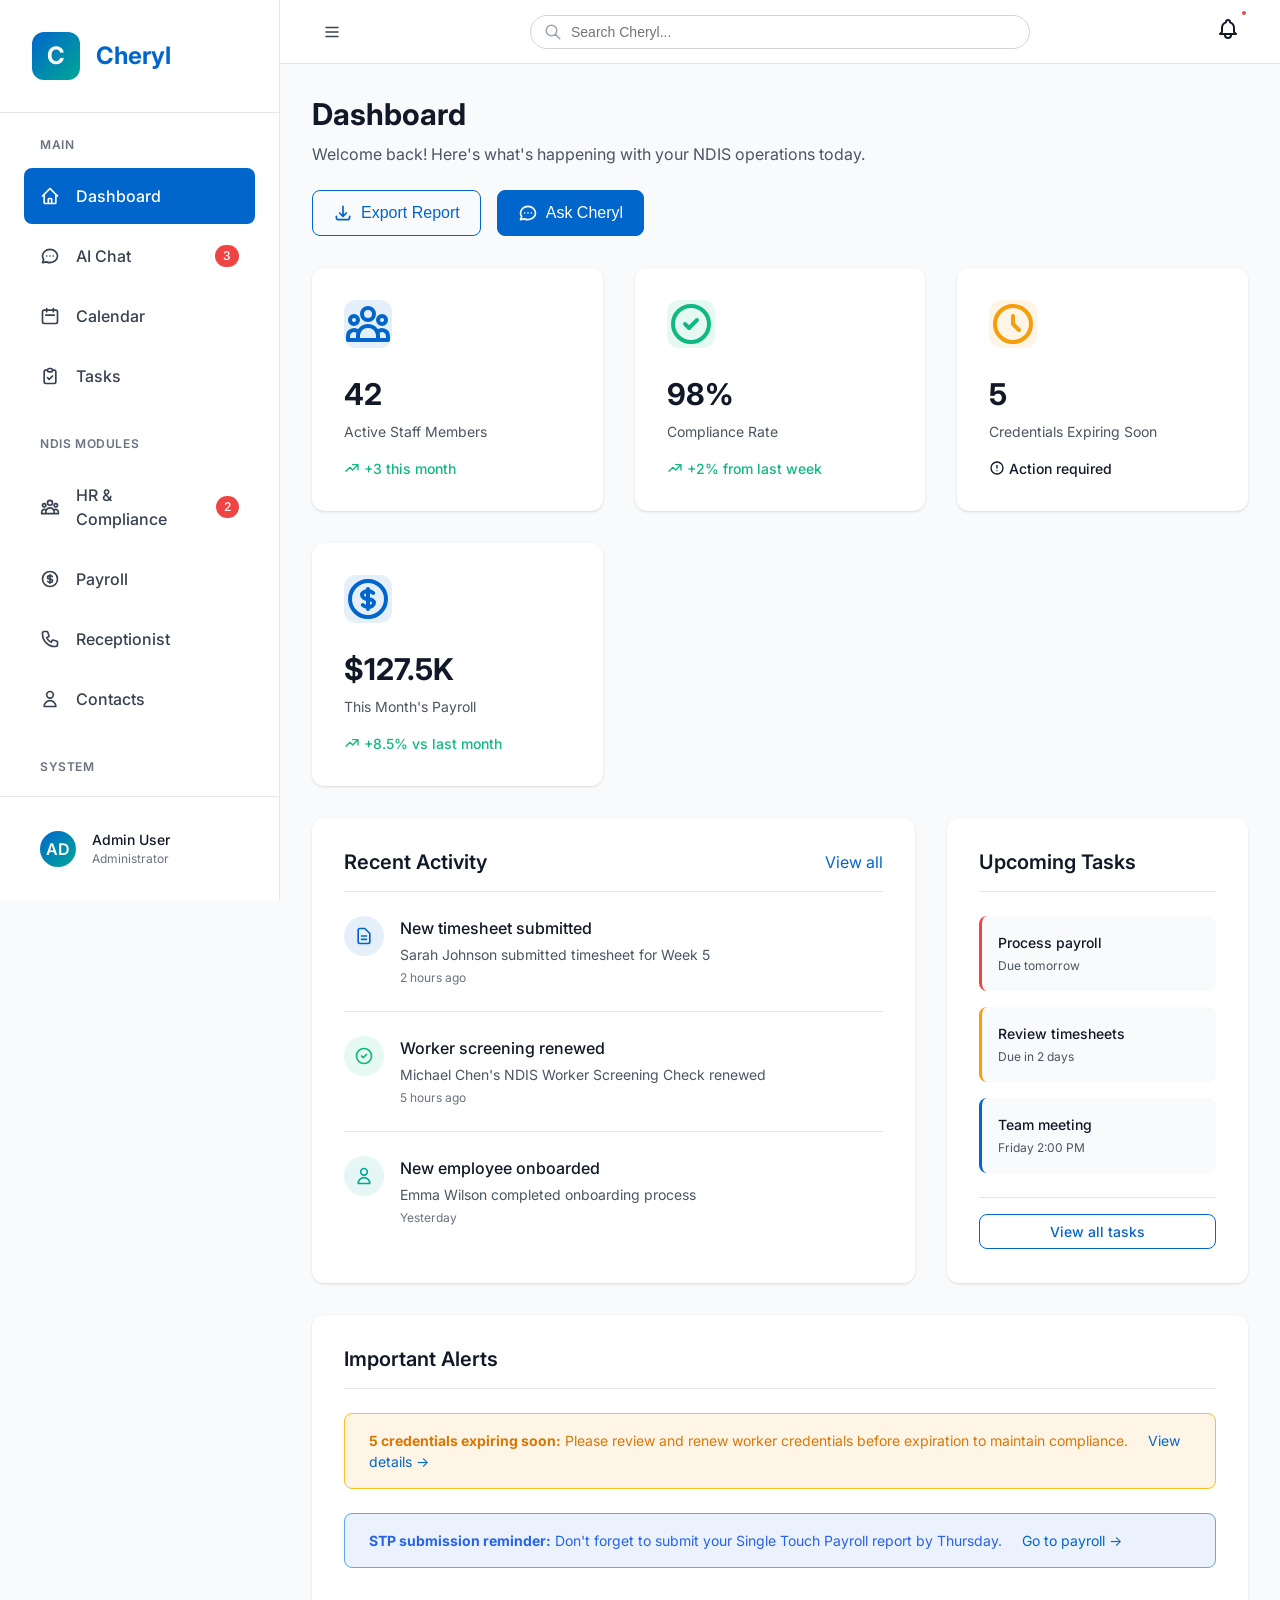
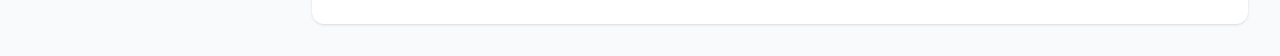
<file: index.html>
<!DOCTYPE html>
<html lang="en">
<head>
    <meta charset="UTF-8">
    <meta name="viewport" content="width=device-width, initial-scale=1.0">
    <meta name="description" content="Cheryl - NDIS Virtual AI Executive Suite">
    <title>Cheryl Dashboard - NDIS AI Assistant</title>

    <!-- Fonts -->
    <link rel="preconnect" href="https://fonts.googleapis.com">
    <link rel="preconnect" href="https://fonts.gstatic.com" crossorigin>
    <link href="https://fonts.googleapis.com/css2?family=Inter:wght@400;500;600;700&display=swap" rel="stylesheet">

    <!-- Styles -->
    <link rel="stylesheet" href="/css/cheryl-core.css">
    <link rel="stylesheet" href="/css/cheryl-components.css">

    <!-- Favicon -->
    <link rel="icon" type="image/svg+xml" href="/favicon.svg">
    <link rel="alternate icon" href="/favicon.ico">
</head>
<body>
    <!-- Sidebar Navigation -->
    <aside class="sidebar" id="sidebar">
        <div class="sidebar-header">
            <a href="index.html" class="sidebar-logo">
                <div class="sidebar-logo-icon">C</div>
                <span>Cheryl</span>
            </a>
        </div>

        <nav class="sidebar-nav">
            <!-- Main Navigation -->
            <div class="sidebar-nav-section">
                <h6 class="sidebar-nav-title">Main</h6>
                <a href="index.html" class="sidebar-nav-item active">
                    <svg class="sidebar-nav-icon" fill="none" stroke="currentColor" viewBox="0 0 24 24">
                        <path stroke-linecap="round" stroke-linejoin="round" stroke-width="2" d="M3 12l2-2m0 0l7-7 7 7M5 10v10a1 1 0 001 1h3m10-11l2 2m-2-2v10a1 1 0 01-1 1h-3m-6 0a1 1 0 001-1v-4a1 1 0 011-1h2a1 1 0 011 1v4a1 1 0 001 1m-6 0h6"/>
                    </svg>
                    Dashboard
                </a>
                <a href="chat.html" class="sidebar-nav-item">
                    <svg class="sidebar-nav-icon" fill="none" stroke="currentColor" viewBox="0 0 24 24">
                        <path stroke-linecap="round" stroke-linejoin="round" stroke-width="2" d="M8 12h.01M12 12h.01M16 12h.01M21 12c0 4.418-4.03 8-9 8a9.863 9.863 0 01-4.255-.949L3 20l1.395-3.72C3.512 15.042 3 13.574 3 12c0-4.418 4.03-8 9-8s9 3.582 9 8z"/>
                    </svg>
                    AI Chat
                    <span class="sidebar-nav-badge">3</span>
                </a>
                <a href="calendar.html" class="sidebar-nav-item">
                    <svg class="sidebar-nav-icon" fill="none" stroke="currentColor" viewBox="0 0 24 24">
                        <path stroke-linecap="round" stroke-linejoin="round" stroke-width="2" d="M8 7V3m8 4V3m-9 8h10M5 21h14a2 2 0 002-2V7a2 2 0 00-2-2H5a2 2 0 00-2 2v12a2 2 0 002 2z"/>
                    </svg>
                    Calendar
                </a>
                <a href="tasks.html" class="sidebar-nav-item">
                    <svg class="sidebar-nav-icon" fill="none" stroke="currentColor" viewBox="0 0 24 24">
                        <path stroke-linecap="round" stroke-linejoin="round" stroke-width="2" d="M9 5H7a2 2 0 00-2 2v12a2 2 0 002 2h10a2 2 0 002-2V7a2 2 0 00-2-2h-2M9 5a2 2 0 002 2h2a2 2 0 002-2M9 5a2 2 0 012-2h2a2 2 0 012 2m-6 9l2 2 4-4"/>
                    </svg>
                    Tasks
                </a>
            </div>

            <!-- NDIS Modules -->
            <div class="sidebar-nav-section">
                <h6 class="sidebar-nav-title">NDIS Modules</h6>
                <a href="hr.html" class="sidebar-nav-item">
                    <svg class="sidebar-nav-icon" fill="none" stroke="currentColor" viewBox="0 0 24 24">
                        <path stroke-linecap="round" stroke-linejoin="round" stroke-width="2" d="M17 20h5v-2a3 3 0 00-5.356-1.857M17 20H7m10 0v-2c0-.656-.126-1.283-.356-1.857M7 20H2v-2a3 3 0 015.356-1.857M7 20v-2c0-.656.126-1.283.356-1.857m0 0a5.002 5.002 0 019.288 0M15 7a3 3 0 11-6 0 3 3 0 016 0zm6 3a2 2 0 11-4 0 2 2 0 014 0zM7 10a2 2 0 11-4 0 2 2 0 014 0z"/>
                    </svg>
                    HR & Compliance
                    <span class="sidebar-nav-badge">2</span>
                </a>
                <a href="payroll.html" class="sidebar-nav-item">
                    <svg class="sidebar-nav-icon" fill="none" stroke="currentColor" viewBox="0 0 24 24">
                        <path stroke-linecap="round" stroke-linejoin="round" stroke-width="2" d="M12 8c-1.657 0-3 .895-3 2s1.343 2 3 2 3 .895 3 2-1.343 2-3 2m0-8c1.11 0 2.08.402 2.599 1M12 8V7m0 1v8m0 0v1m0-1c-1.11 0-2.08-.402-2.599-1M21 12a9 9 0 11-18 0 9 9 0 0118 0z"/>
                    </svg>
                    Payroll
                </a>
                <a href="receptionist.html" class="sidebar-nav-item">
                    <svg class="sidebar-nav-icon" fill="none" stroke="currentColor" viewBox="0 0 24 24">
                        <path stroke-linecap="round" stroke-linejoin="round" stroke-width="2" d="M3 5a2 2 0 012-2h3.28a1 1 0 01.948.684l1.498 4.493a1 1 0 01-.502 1.21l-2.257 1.13a11.042 11.042 0 005.516 5.516l1.13-2.257a1 1 0 011.21-.502l4.493 1.498a1 1 0 01.684.949V19a2 2 0 01-2 2h-1C9.716 21 3 14.284 3 6V5z"/>
                    </svg>
                    Receptionist
                </a>
                <a href="contacts.html" class="sidebar-nav-item">
                    <svg class="sidebar-nav-icon" fill="none" stroke="currentColor" viewBox="0 0 24 24">
                        <path stroke-linecap="round" stroke-linejoin="round" stroke-width="2" d="M16 7a4 4 0 11-8 0 4 4 0 018 0zM12 14a7 7 0 00-7 7h14a7 7 0 00-7-7z"/>
                    </svg>
                    Contacts
                </a>
            </div>

            <!-- Settings -->
            <div class="sidebar-nav-section">
                <h6 class="sidebar-nav-title">System</h6>
                <a href="settings.html" class="sidebar-nav-item">
                    <svg class="sidebar-nav-icon" fill="none" stroke="currentColor" viewBox="0 0 24 24">
                        <path stroke-linecap="round" stroke-linejoin="round" stroke-width="2" d="M10.325 4.317c.426-1.756 2.924-1.756 3.35 0a1.724 1.724 0 002.573 1.066c1.543-.94 3.31.826 2.37 2.37a1.724 1.724 0 001.065 2.572c1.756.426 1.756 2.924 0 3.35a1.724 1.724 0 00-1.066 2.573c.94 1.543-.826 3.31-2.37 2.37a1.724 1.724 0 00-2.572 1.065c-.426 1.756-2.924 1.756-3.35 0a1.724 1.724 0 00-2.573-1.066c-1.543.94-3.31-.826-2.37-2.37a1.724 1.724 0 00-1.065-2.572c-1.756-.426-1.756-2.924 0-3.35a1.724 1.724 0 001.066-2.573c-.94-1.543.826-3.31 2.37-2.37.996.608 2.296.07 2.572-1.065z"/>
                        <path stroke-linecap="round" stroke-linejoin="round" stroke-width="2" d="M15 12a3 3 0 11-6 0 3 3 0 016 0z"/>
                    </svg>
                    Settings
                </a>
                <a href="help.html" class="sidebar-nav-item">
                    <svg class="sidebar-nav-icon" fill="none" stroke="currentColor" viewBox="0 0 24 24">
                        <path stroke-linecap="round" stroke-linejoin="round" stroke-width="2" d="M8.228 9c.549-1.165 2.03-2 3.772-2 2.21 0 4 1.343 4 3 0 1.4-1.278 2.575-3.006 2.907-.542.104-.994.54-.994 1.093m0 3h.01M21 12a9 9 0 11-18 0 9 9 0 0118 0z"/>
                    </svg>
                    Help
                </a>
            </div>
        </nav>

        <div class="sidebar-footer">
            <div class="topbar-user">
                <div class="topbar-user-avatar">AD</div>
                <div class="topbar-user-info">
                    <div class="topbar-user-name">Admin User</div>
                    <div class="topbar-user-role">Administrator</div>
                </div>
            </div>
        </div>
    </aside>

    <!-- Top Bar -->
    <header class="topbar">
        <button class="btn btn-ghost btn-icon" id="menuToggle" aria-label="Toggle menu">
            <svg width="24" height="24" fill="none" stroke="currentColor" viewBox="0 0 24 24">
                <path stroke-linecap="round" stroke-linejoin="round" stroke-width="2" d="M4 6h16M4 12h16M4 18h16"/>
            </svg>
        </button>

        <div class="topbar-search">
            <svg class="topbar-search-icon" fill="none" stroke="currentColor" viewBox="0 0 24 24">
                <path stroke-linecap="round" stroke-linejoin="round" stroke-width="2" d="M21 21l-6-6m2-5a7 7 0 11-14 0 7 7 0 0114 0z"/>
            </svg>
            <input type="search" placeholder="Search Cheryl..." aria-label="Search">
        </div>

        <div class="topbar-actions">
            <div class="topbar-notification" role="button" aria-label="Notifications">
                <svg width="24" height="24" fill="none" stroke="currentColor" viewBox="0 0 24 24">
                    <path stroke-linecap="round" stroke-linejoin="round" stroke-width="2" d="M15 17h5l-1.405-1.405A2.032 2.032 0 0118 14.158V11a6.002 6.002 0 00-4-5.659V5a2 2 0 10-4 0v.341C7.67 6.165 6 8.388 6 11v3.159c0 .538-.214 1.055-.595 1.436L4 17h5m6 0v1a3 3 0 11-6 0v-1m6 0H9"/>
                </svg>
                <span class="topbar-notification-badge"></span>
            </div>
        </div>
    </header>

    <!-- Main Content -->
    <main class="main-content">
        <!-- Page Header -->
        <div class="page-header">
            <h1 class="page-title">Dashboard</h1>
            <p class="page-subtitle">Welcome back! Here's what's happening with your NDIS operations today.</p>
            <div class="page-actions">
                <button class="btn btn-outline">
                    <svg width="20" height="20" fill="none" stroke="currentColor" viewBox="0 0 24 24">
                        <path stroke-linecap="round" stroke-linejoin="round" stroke-width="2" d="M4 16v1a3 3 0 003 3h10a3 3 0 003-3v-1m-4-4l-4 4m0 0l-4-4m4 4V4"/>
                    </svg>
                    Export Report
                </button>
                <button class="btn btn-primary" onclick="window.location.href='chat.html'">
                    <svg width="20" height="20" fill="none" stroke="currentColor" viewBox="0 0 24 24">
                        <path stroke-linecap="round" stroke-linejoin="round" stroke-width="2" d="M8 12h.01M12 12h.01M16 12h.01M21 12c0 4.418-4.03 8-9 8a9.863 9.863 0 01-4.255-.949L3 20l1.395-3.72C3.512 15.042 3 13.574 3 12c0-4.418 4.03-8 9-8s9 3.582 9 8z"/>
                    </svg>
                    Ask Cheryl
                </button>
            </div>
        </div>

        <!-- Dashboard Stats -->
        <div class="dashboard-grid">
            <div class="stat-card">
                <div class="stat-card-header">
                    <div class="stat-card-icon primary">
                        <svg fill="none" stroke="currentColor" viewBox="0 0 24 24">
                            <path stroke-linecap="round" stroke-linejoin="round" stroke-width="2" d="M17 20h5v-2a3 3 0 00-5.356-1.857M17 20H7m10 0v-2c0-.656-.126-1.283-.356-1.857M7 20H2v-2a3 3 0 015.356-1.857M7 20v-2c0-.656.126-1.283.356-1.857m0 0a5.002 5.002 0 019.288 0M15 7a3 3 0 11-6 0 3 3 0 016 0zm6 3a2 2 0 11-4 0 2 2 0 014 0zM7 10a2 2 0 11-4 0 2 2 0 014 0z"/>
                        </svg>
                    </div>
                </div>
                <div class="stat-card-value">42</div>
                <div class="stat-card-label">Active Staff Members</div>
                <div class="stat-card-trend up">
                    <svg width="16" height="16" fill="none" stroke="currentColor" viewBox="0 0 24 24">
                        <path stroke-linecap="round" stroke-linejoin="round" stroke-width="2" d="M13 7h8m0 0v8m0-8l-8 8-4-4-6 6"/>
                    </svg>
                    <span>+3 this month</span>
                </div>
            </div>

            <div class="stat-card">
                <div class="stat-card-header">
                    <div class="stat-card-icon success">
                        <svg fill="none" stroke="currentColor" viewBox="0 0 24 24">
                            <path stroke-linecap="round" stroke-linejoin="round" stroke-width="2" d="M9 12l2 2 4-4m6 2a9 9 0 11-18 0 9 9 0 0118 0z"/>
                        </svg>
                    </div>
                </div>
                <div class="stat-card-value">98%</div>
                <div class="stat-card-label">Compliance Rate</div>
                <div class="stat-card-trend up">
                    <svg width="16" height="16" fill="none" stroke="currentColor" viewBox="0 0 24 24">
                        <path stroke-linecap="round" stroke-linejoin="round" stroke-width="2" d="M13 7h8m0 0v8m0-8l-8 8-4-4-6 6"/>
                    </svg>
                    <span>+2% from last week</span>
                </div>
            </div>

            <div class="stat-card">
                <div class="stat-card-header">
                    <div class="stat-card-icon warning">
                        <svg fill="none" stroke="currentColor" viewBox="0 0 24 24">
                            <path stroke-linecap="round" stroke-linejoin="round" stroke-width="2" d="M12 8v4l3 3m6-3a9 9 0 11-18 0 9 9 0 0118 0z"/>
                        </svg>
                    </div>
                </div>
                <div class="stat-card-value">5</div>
                <div class="stat-card-label">Credentials Expiring Soon</div>
                <div class="stat-card-trend">
                    <svg width="16" height="16" fill="none" stroke="currentColor" viewBox="0 0 24 24">
                        <path stroke-linecap="round" stroke-linejoin="round" stroke-width="2" d="M12 8v4m0 4h.01M21 12a9 9 0 11-18 0 9 9 0 0118 0z"/>
                    </svg>
                    <span>Action required</span>
                </div>
            </div>

            <div class="stat-card">
                <div class="stat-card-header">
                    <div class="stat-card-icon primary">
                        <svg fill="none" stroke="currentColor" viewBox="0 0 24 24">
                            <path stroke-linecap="round" stroke-linejoin="round" stroke-width="2" d="M12 8c-1.657 0-3 .895-3 2s1.343 2 3 2 3 .895 3 2-1.343 2-3 2m0-8c1.11 0 2.08.402 2.599 1M12 8V7m0 1v8m0 0v1m0-1c-1.11 0-2.08-.402-2.599-1M21 12a9 9 0 11-18 0 9 9 0 0118 0z"/>
                        </svg>
                    </div>
                </div>
                <div class="stat-card-value">$127.5K</div>
                <div class="stat-card-label">This Month's Payroll</div>
                <div class="stat-card-trend up">
                    <svg width="16" height="16" fill="none" stroke="currentColor" viewBox="0 0 24 24">
                        <path stroke-linecap="round" stroke-linejoin="round" stroke-width="2" d="M13 7h8m0 0v8m0-8l-8 8-4-4-6 6"/>
                    </svg>
                    <span>+8.5% vs last month</span>
                </div>
            </div>
        </div>

        <!-- Quick Actions & Recent Activity -->
        <div style="display: grid; grid-template-columns: 2fr 1fr; gap: var(--spacing-xl); margin-bottom: var(--spacing-xl);">
            <!-- Recent Activity -->
            <div class="card">
                <div class="card-header">
                    <h3 class="card-title">Recent Activity</h3>
                    <a href="#" class="text-primary">View all</a>
                </div>
                <div class="card-body">
                    <div style="display: flex; flex-direction: column; gap: var(--spacing-lg);">
                        <div style="display: flex; gap: var(--spacing-md); padding-bottom: var(--spacing-lg); border-bottom: 1px solid var(--color-gray-200);">
                            <div style="width: 40px; height: 40px; border-radius: var(--radius-full); background-color: rgba(0, 102, 204, 0.1); color: var(--color-primary); display: flex; align-items: center; justify-content: center; flex-shrink: 0;">
                                <svg width="20" height="20" fill="none" stroke="currentColor" viewBox="0 0 24 24">
                                    <path stroke-linecap="round" stroke-linejoin="round" stroke-width="2" d="M9 12h6m-6 4h6m2 5H7a2 2 0 01-2-2V5a2 2 0 012-2h5.586a1 1 0 01.707.293l5.414 5.414a1 1 0 01.293.707V19a2 2 0 01-2 2z"/>
                                </svg>
                            </div>
                            <div style="flex: 1;">
                                <div style="font-weight: var(--font-weight-medium); color: var(--color-gray-900); margin-bottom: var(--spacing-xs);">New timesheet submitted</div>
                                <div style="font-size: var(--font-size-sm); color: var(--color-gray-600);">Sarah Johnson submitted timesheet for Week 5</div>
                                <div style="font-size: var(--font-size-xs); color: var(--color-gray-500); margin-top: var(--spacing-xs);">2 hours ago</div>
                            </div>
                        </div>

                        <div style="display: flex; gap: var(--spacing-md); padding-bottom: var(--spacing-lg); border-bottom: 1px solid var(--color-gray-200);">
                            <div style="width: 40px; height: 40px; border-radius: var(--radius-full); background-color: rgba(16, 185, 129, 0.1); color: var(--color-success); display: flex; align-items: center; justify-content: center; flex-shrink: 0;">
                                <svg width="20" height="20" fill="none" stroke="currentColor" viewBox="0 0 24 24">
                                    <path stroke-linecap="round" stroke-linejoin="round" stroke-width="2" d="M9 12l2 2 4-4m6 2a9 9 0 11-18 0 9 9 0 0118 0z"/>
                                </svg>
                            </div>
                            <div style="flex: 1;">
                                <div style="font-weight: var(--font-weight-medium); color: var(--color-gray-900); margin-bottom: var(--spacing-xs);">Worker screening renewed</div>
                                <div style="font-size: var(--font-size-sm); color: var(--color-gray-600);">Michael Chen's NDIS Worker Screening Check renewed</div>
                                <div style="font-size: var(--font-size-xs); color: var(--color-gray-500); margin-top: var(--spacing-xs);">5 hours ago</div>
                            </div>
                        </div>

                        <div style="display: flex; gap: var(--spacing-md);">
                            <div style="width: 40px; height: 40px; border-radius: var(--radius-full); background-color: rgba(0, 168, 150, 0.1); color: var(--color-secondary); display: flex; align-items: center; justify-content: center; flex-shrink: 0;">
                                <svg width="20" height="20" fill="none" stroke="currentColor" viewBox="0 0 24 24">
                                    <path stroke-linecap="round" stroke-linejoin="round" stroke-width="2" d="M16 7a4 4 0 11-8 0 4 4 0 018 0zM12 14a7 7 0 00-7 7h14a7 7 0 00-7-7z"/>
                                </svg>
                            </div>
                            <div style="flex: 1;">
                                <div style="font-weight: var(--font-weight-medium); color: var(--color-gray-900); margin-bottom: var(--spacing-xs);">New employee onboarded</div>
                                <div style="font-size: var(--font-size-sm); color: var(--color-gray-600);">Emma Wilson completed onboarding process</div>
                                <div style="font-size: var(--font-size-xs); color: var(--color-gray-500); margin-top: var(--spacing-xs);">Yesterday</div>
                            </div>
                        </div>
                    </div>
                </div>
            </div>

            <!-- Upcoming Tasks -->
            <div class="card">
                <div class="card-header">
                    <h3 class="card-title">Upcoming Tasks</h3>
                </div>
                <div class="card-body">
                    <div style="display: flex; flex-direction: column; gap: var(--spacing-md);">
                        <div style="padding: var(--spacing-md); background-color: var(--color-gray-50); border-radius: var(--radius-lg); border-left: 3px solid var(--color-error);">
                            <div style="font-weight: var(--font-weight-medium); font-size: var(--font-size-sm); margin-bottom: var(--spacing-xs);">Process payroll</div>
                            <div style="font-size: var(--font-size-xs); color: var(--color-gray-600);">Due tomorrow</div>
                        </div>
                        <div style="padding: var(--spacing-md); background-color: var(--color-gray-50); border-radius: var(--radius-lg); border-left: 3px solid var(--color-warning);">
                            <div style="font-weight: var(--font-weight-medium); font-size: var(--font-size-sm); margin-bottom: var(--spacing-xs);">Review timesheets</div>
                            <div style="font-size: var(--font-size-xs); color: var(--color-gray-600);">Due in 2 days</div>
                        </div>
                        <div style="padding: var(--spacing-md); background-color: var(--color-gray-50); border-radius: var(--radius-lg); border-left: 3px solid var(--color-primary);">
                            <div style="font-weight: var(--font-weight-medium); font-size: var(--font-size-sm); margin-bottom: var(--spacing-xs);">Team meeting</div>
                            <div style="font-size: var(--font-size-xs); color: var(--color-gray-600);">Friday 2:00 PM</div>
                        </div>
                    </div>
                </div>
                <div class="card-footer">
                    <a href="tasks.html" class="btn btn-outline btn-sm w-100">View all tasks</a>
                </div>
            </div>
        </div>

        <!-- Alerts & Notifications -->
        <div class="card">
            <div class="card-header">
                <h3 class="card-title">Important Alerts</h3>
            </div>
            <div class="card-body">
                <div class="alert alert-warning">
                    <strong>5 credentials expiring soon:</strong> Please review and renew worker credentials before expiration to maintain compliance.
                    <a href="hr.html" style="margin-left: var(--spacing-md);">View details →</a>
                </div>
                <div class="alert alert-info mb-0">
                    <strong>STP submission reminder:</strong> Don't forget to submit your Single Touch Payroll report by Thursday.
                    <a href="payroll.html" style="margin-left: var(--spacing-md);">Go to payroll →</a>
                </div>
            </div>
        </div>
    </main>

    <!-- Toast Container -->
    <div class="toast-container" id="toastContainer"></div>

    <!-- Scripts -->
    <script src="/js/cheryl-core.js"></script>
    <script src="/config.js"></script>
    <script src="/js/dashboard.js"></script>
</body>
</html>
</file>
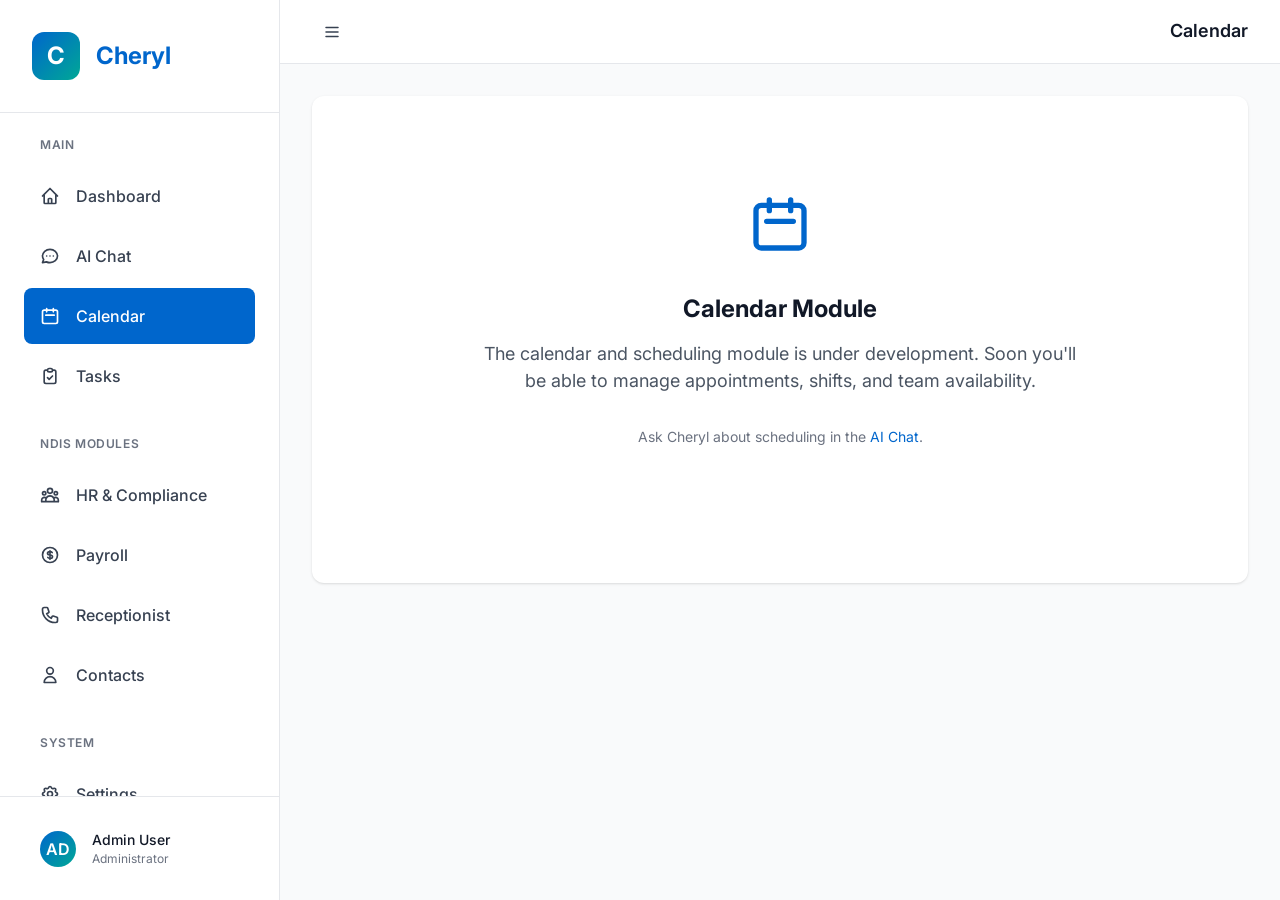
<file: calendar.html>
<!DOCTYPE html>
<html lang="en">
<head>
    <meta charset="UTF-8">
    <meta name="viewport" content="width=device-width, initial-scale=1.0">
    <meta name="description" content="Calendar - Cheryl NDIS AI Assistant">
    <title>Calendar - Cheryl NDIS Assistant</title>
    <link rel="preconnect" href="https://fonts.googleapis.com">
    <link rel="preconnect" href="https://fonts.gstatic.com" crossorigin>
    <link href="https://fonts.googleapis.com/css2?family=Inter:wght@400;500;600;700&display=swap" rel="stylesheet">
    <link rel="stylesheet" href="/css/cheryl-core.css">
    <link rel="stylesheet" href="/css/cheryl-components.css">
    <link rel="icon" type="image/svg+xml" href="/favicon.svg">
</head>
<body>
    <aside class="sidebar" id="sidebar">
        <div class="sidebar-header">
            <a href="index.html" class="sidebar-logo">
                <div class="sidebar-logo-icon">C</div>
                <span>Cheryl</span>
            </a>
        </div>
        <nav class="sidebar-nav">
            <div class="sidebar-nav-section">
                <h6 class="sidebar-nav-title">Main</h6>
                <a href="index.html" class="sidebar-nav-item">
                    <svg class="sidebar-nav-icon" fill="none" stroke="currentColor" viewBox="0 0 24 24">
                        <path stroke-linecap="round" stroke-linejoin="round" stroke-width="2" d="M3 12l2-2m0 0l7-7 7 7M5 10v10a1 1 0 001 1h3m10-11l2 2m-2-2v10a1 1 0 01-1 1h-3m-6 0a1 1 0 001-1v-4a1 1 0 011-1h2a1 1 0 011 1v4a1 1 0 001 1m-6 0h6"/>
                    </svg>
                    Dashboard
                </a>
                <a href="chat.html" class="sidebar-nav-item">
                    <svg class="sidebar-nav-icon" fill="none" stroke="currentColor" viewBox="0 0 24 24">
                        <path stroke-linecap="round" stroke-linejoin="round" stroke-width="2" d="M8 12h.01M12 12h.01M16 12h.01M21 12c0 4.418-4.03 8-9 8a9.863 9.863 0 01-4.255-.949L3 20l1.395-3.72C3.512 15.042 3 13.574 3 12c0-4.418 4.03-8 9-8s9 3.582 9 8z"/>
                    </svg>
                    AI Chat
                </a>
                <a href="calendar.html" class="sidebar-nav-item active">
                    <svg class="sidebar-nav-icon" fill="none" stroke="currentColor" viewBox="0 0 24 24">
                        <path stroke-linecap="round" stroke-linejoin="round" stroke-width="2" d="M8 7V3m8 4V3m-9 8h10M5 21h14a2 2 0 002-2V7a2 2 0 00-2-2H5a2 2 0 00-2 2v12a2 2 0 002 2z"/>
                    </svg>
                    Calendar
                </a>
                <a href="tasks.html" class="sidebar-nav-item">
                    <svg class="sidebar-nav-icon" fill="none" stroke="currentColor" viewBox="0 0 24 24">
                        <path stroke-linecap="round" stroke-linejoin="round" stroke-width="2" d="M9 5H7a2 2 0 00-2 2v12a2 2 0 002 2h10a2 2 0 002-2V7a2 2 0 00-2-2h-2M9 5a2 2 0 002 2h2a2 2 0 002-2M9 5a2 2 0 012-2h2a2 2 0 012 2m-6 9l2 2 4-4"/>
                    </svg>
                    Tasks
                </a>
            </div>
            <div class="sidebar-nav-section">
                <h6 class="sidebar-nav-title">NDIS Modules</h6>
                <a href="hr.html" class="sidebar-nav-item">
                    <svg class="sidebar-nav-icon" fill="none" stroke="currentColor" viewBox="0 0 24 24">
                        <path stroke-linecap="round" stroke-linejoin="round" stroke-width="2" d="M17 20h5v-2a3 3 0 00-5.356-1.857M17 20H7m10 0v-2c0-.656-.126-1.283-.356-1.857M7 20H2v-2a3 3 0 015.356-1.857M7 20v-2c0-.656.126-1.283.356-1.857m0 0a5.002 5.002 0 019.288 0M15 7a3 3 0 11-6 0 3 3 0 016 0zm6 3a2 2 0 11-4 0 2 2 0 014 0zM7 10a2 2 0 11-4 0 2 2 0 014 0z"/>
                    </svg>
                    HR & Compliance
                </a>
                <a href="payroll.html" class="sidebar-nav-item">
                    <svg class="sidebar-nav-icon" fill="none" stroke="currentColor" viewBox="0 0 24 24">
                        <path stroke-linecap="round" stroke-linejoin="round" stroke-width="2" d="M12 8c-1.657 0-3 .895-3 2s1.343 2 3 2 3 .895 3 2-1.343 2-3 2m0-8c1.11 0 2.08.402 2.599 1M12 8V7m0 1v8m0 0v1m0-1c-1.11 0-2.08-.402-2.599-1M21 12a9 9 0 11-18 0 9 9 0 0118 0z"/>
                    </svg>
                    Payroll
                </a>
                <a href="receptionist.html" class="sidebar-nav-item">
                    <svg class="sidebar-nav-icon" fill="none" stroke="currentColor" viewBox="0 0 24 24">
                        <path stroke-linecap="round" stroke-linejoin="round" stroke-width="2" d="M3 5a2 2 0 012-2h3.28a1 1 0 01.948.684l1.498 4.493a1 1 0 01-.502 1.21l-2.257 1.13a11.042 11.042 0 005.516 5.516l1.13-2.257a1 1 0 011.21-.502l4.493 1.498a1 1 0 01.684.949V19a2 2 0 01-2 2h-1C9.716 21 3 14.284 3 6V5z"/>
                    </svg>
                    Receptionist
                </a>
                <a href="contacts.html" class="sidebar-nav-item">
                    <svg class="sidebar-nav-icon" fill="none" stroke="currentColor" viewBox="0 0 24 24">
                        <path stroke-linecap="round" stroke-linejoin="round" stroke-width="2" d="M16 7a4 4 0 11-8 0 4 4 0 018 0zM12 14a7 7 0 00-7 7h14a7 7 0 00-7-7z"/>
                    </svg>
                    Contacts
                </a>
            </div>
            <div class="sidebar-nav-section">
                <h6 class="sidebar-nav-title">System</h6>
                <a href="settings.html" class="sidebar-nav-item">
                    <svg class="sidebar-nav-icon" fill="none" stroke="currentColor" viewBox="0 0 24 24">
                        <path stroke-linecap="round" stroke-linejoin="round" stroke-width="2" d="M10.325 4.317c.426-1.756 2.924-1.756 3.35 0a1.724 1.724 0 002.573 1.066c1.543-.94 3.31.826 2.37 2.37a1.724 1.724 0 001.065 2.572c1.756.426 1.756 2.924 0 3.35a1.724 1.724 0 00-1.066 2.573c.94 1.543-.826 3.31-2.37 2.37a1.724 1.724 0 00-2.572 1.065c-.426 1.756-2.924 1.756-3.35 0a1.724 1.724 0 00-2.573-1.066c-1.543.94-3.31-.826-2.37-2.37a1.724 1.724 0 00-1.065-2.572c-1.756-.426-1.756-2.924 0-3.35a1.724 1.724 0 001.066-2.573c-.94-1.543.826-3.31 2.37-2.37.996.608 2.296.07 2.572-1.065z"/>
                        <path stroke-linecap="round" stroke-linejoin="round" stroke-width="2" d="M15 12a3 3 0 11-6 0 3 3 0 016 0z"/>
                    </svg>
                    Settings
                </a>
                <a href="help.html" class="sidebar-nav-item">
                    <svg class="sidebar-nav-icon" fill="none" stroke="currentColor" viewBox="0 0 24 24">
                        <path stroke-linecap="round" stroke-linejoin="round" stroke-width="2" d="M8.228 9c.549-1.165 2.03-2 3.772-2 2.21 0 4 1.343 4 3 0 1.4-1.278 2.575-3.006 2.907-.542.104-.994.54-.994 1.093m0 3h.01M21 12a9 9 0 11-18 0 9 9 0 0118 0z"/>
                    </svg>
                    Help
                </a>
            </div>
        </nav>
        <div class="sidebar-footer">
            <div class="topbar-user">
                <div class="topbar-user-avatar">AD</div>
                <div class="topbar-user-info">
                    <div class="topbar-user-name">Admin User</div>
                    <div class="topbar-user-role">Administrator</div>
                </div>
            </div>
        </div>
    </aside>

    <header class="topbar">
        <button class="btn btn-ghost btn-icon" id="menuToggle" aria-label="Toggle menu">
            <svg width="24" height="24" fill="none" stroke="currentColor" viewBox="0 0 24 24">
                <path stroke-linecap="round" stroke-linejoin="round" stroke-width="2" d="M4 6h16M4 12h16M4 18h16"/>
            </svg>
        </button>
        <h2 style="margin: 0; font-size: var(--font-size-lg); font-weight: var(--font-weight-semibold); color: var(--color-gray-900);">Calendar</h2>
    </header>

    <main class="main-content">
        <div class="card">
            <div class="card-body" style="text-align: center; padding: var(--spacing-3xl);">
                <svg width="64" height="64" fill="none" stroke="var(--color-primary)" viewBox="0 0 24 24" style="margin: 0 auto var(--spacing-xl);">
                    <path stroke-linecap="round" stroke-linejoin="round" stroke-width="2" d="M8 7V3m8 4V3m-9 8h10M5 21h14a2 2 0 002-2V7a2 2 0 00-2-2H5a2 2 0 00-2 2v12a2 2 0 002 2z"/>
                </svg>
                <h3 style="font-size: var(--font-size-2xl); font-weight: var(--font-weight-bold); color: var(--color-gray-900); margin-bottom: var(--spacing-md);">Calendar Module</h3>
                <p style="font-size: var(--font-size-lg); color: var(--color-gray-600); margin-bottom: var(--spacing-xl); max-width: 600px; margin-left: auto; margin-right: auto;">
                    The calendar and scheduling module is under development. Soon you'll be able to manage appointments, shifts, and team availability.
                </p>
                <p style="margin-top: var(--spacing-xl); font-size: var(--font-size-sm); color: var(--color-gray-500);">
                    Ask Cheryl about scheduling in the <a href="chat.html">AI Chat</a>.
                </p>
            </div>
        </div>
    </main>

    <script src="/config.js"></script>
    <script src="/js/cheryl-core.js"></script>
</body>
</html>
</file>
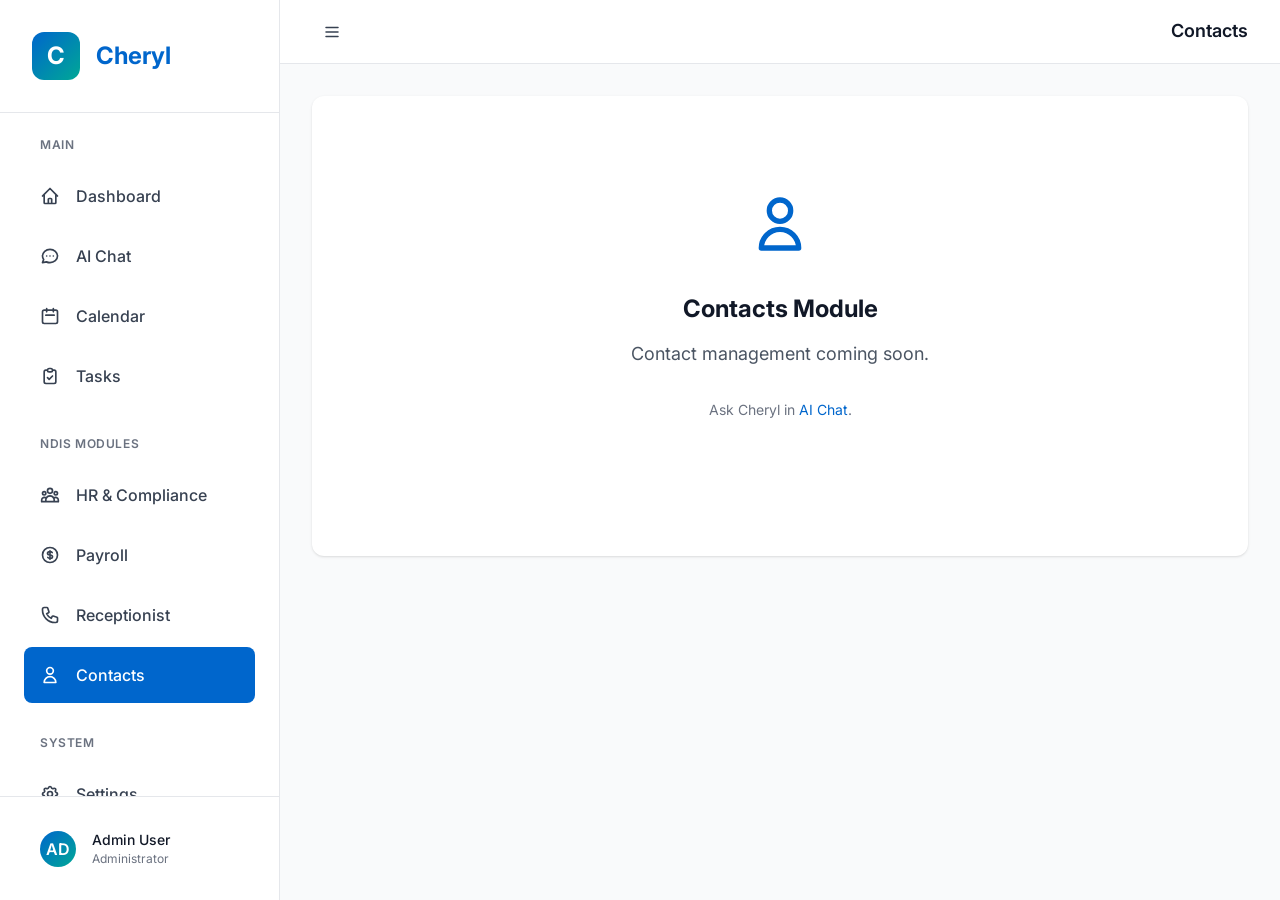
<file: contacts.html>
<!DOCTYPE html>
<html lang="en">
<head>
    <meta charset="UTF-8">
    <meta name="viewport" content="width=device-width, initial-scale=1.0">
    <title>Contacts - Cheryl</title>
    <link href="https://fonts.googleapis.com/css2?family=Inter:wght@400;500;600;700&display=swap" rel="stylesheet">
    <link rel="stylesheet" href="/css/cheryl-core.css">
    <link rel="stylesheet" href="/css/cheryl-components.css">
    <link rel="icon" type="image/svg+xml" href="/favicon.svg">
</head>
<body>
    <aside class="sidebar">
        <div class="sidebar-header"><a href="index.html" class="sidebar-logo"><div class="sidebar-logo-icon">C</div><span>Cheryl</span></a></div>
        <nav class="sidebar-nav">
            <div class="sidebar-nav-section"><h6 class="sidebar-nav-title">Main</h6>
                <a href="index.html" class="sidebar-nav-item"><svg class="sidebar-nav-icon" fill="none" stroke="currentColor" viewBox="0 0 24 24"><path stroke-linecap="round" stroke-linejoin="round" stroke-width="2" d="M3 12l2-2m0 0l7-7 7 7M5 10v10a1 1 0 001 1h3m10-11l2 2m-2-2v10a1 1 0 01-1 1h-3m-6 0a1 1 0 001-1v-4a1 1 0 011-1h2a1 1 0 011 1v4a1 1 0 001 1m-6 0h6"/></svg>Dashboard</a>
                <a href="chat.html" class="sidebar-nav-item"><svg class="sidebar-nav-icon" fill="none" stroke="currentColor" viewBox="0 0 24 24"><path stroke-linecap="round" stroke-linejoin="round" stroke-width="2" d="M8 12h.01M12 12h.01M16 12h.01M21 12c0 4.418-4.03 8-9 8a9.863 9.863 0 01-4.255-.949L3 20l1.395-3.72C3.512 15.042 3 13.574 3 12c0-4.418 4.03-8 9-8s9 3.582 9 8z"/></svg>AI Chat</a>
                <a href="calendar.html" class="sidebar-nav-item"><svg class="sidebar-nav-icon" fill="none" stroke="currentColor" viewBox="0 0 24 24"><path stroke-linecap="round" stroke-linejoin="round" stroke-width="2" d="M8 7V3m8 4V3m-9 8h10M5 21h14a2 2 0 002-2V7a2 2 0 00-2-2H5a2 2 0 00-2 2v12a2 2 0 002 2z"/></svg>Calendar</a>
                <a href="tasks.html" class="sidebar-nav-item"><svg class="sidebar-nav-icon" fill="none" stroke="currentColor" viewBox="0 0 24 24"><path stroke-linecap="round" stroke-linejoin="round" stroke-width="2" d="M9 5H7a2 2 0 00-2 2v12a2 2 0 002 2h10a2 2 0 002-2V7a2 2 0 00-2-2h-2M9 5a2 2 0 002 2h2a2 2 0 002-2M9 5a2 2 0 012-2h2a2 2 0 012 2m-6 9l2 2 4-4"/></svg>Tasks</a>
            </div>
            <div class="sidebar-nav-section"><h6 class="sidebar-nav-title">NDIS Modules</h6>
                <a href="hr.html" class="sidebar-nav-item"><svg class="sidebar-nav-icon" fill="none" stroke="currentColor" viewBox="0 0 24 24"><path stroke-linecap="round" stroke-linejoin="round" stroke-width="2" d="M17 20h5v-2a3 3 0 00-5.356-1.857M17 20H7m10 0v-2c0-.656-.126-1.283-.356-1.857M7 20H2v-2a3 3 0 015.356-1.857M7 20v-2c0-.656.126-1.283.356-1.857m0 0a5.002 5.002 0 019.288 0M15 7a3 3 0 11-6 0 3 3 0 016 0zm6 3a2 2 0 11-4 0 2 2 0 014 0zM7 10a2 2 0 11-4 0 2 2 0 014 0z"/></svg>HR & Compliance</a>
                <a href="payroll.html" class="sidebar-nav-item"><svg class="sidebar-nav-icon" fill="none" stroke="currentColor" viewBox="0 0 24 24"><path stroke-linecap="round" stroke-linejoin="round" stroke-width="2" d="M12 8c-1.657 0-3 .895-3 2s1.343 2 3 2 3 .895 3 2-1.343 2-3 2m0-8c1.11 0 2.08.402 2.599 1M12 8V7m0 1v8m0 0v1m0-1c-1.11 0-2.08-.402-2.599-1M21 12a9 9 0 11-18 0 9 9 0 0118 0z"/></svg>Payroll</a>
                <a href="receptionist.html" class="sidebar-nav-item"><svg class="sidebar-nav-icon" fill="none" stroke="currentColor" viewBox="0 0 24 24"><path stroke-linecap="round" stroke-linejoin="round" stroke-width="2" d="M3 5a2 2 0 012-2h3.28a1 1 0 01.948.684l1.498 4.493a1 1 0 01-.502 1.21l-2.257 1.13a11.042 11.042 0 005.516 5.516l1.13-2.257a1 1 0 011.21-.502l4.493 1.498a1 1 0 01.684.949V19a2 2 0 01-2 2h-1C9.716 21 3 14.284 3 6V5z"/></svg>Receptionist</a>
                <a href="contacts.html" class="sidebar-nav-item active"><svg class="sidebar-nav-icon" fill="none" stroke="currentColor" viewBox="0 0 24 24"><path stroke-linecap="round" stroke-linejoin="round" stroke-width="2" d="M16 7a4 4 0 11-8 0 4 4 0 018 0zM12 14a7 7 0 00-7 7h14a7 7 0 00-7-7z"/></svg>Contacts</a>
            </div>
            <div class="sidebar-nav-section"><h6 class="sidebar-nav-title">System</h6>
                <a href="settings.html" class="sidebar-nav-item"><svg class="sidebar-nav-icon" fill="none" stroke="currentColor" viewBox="0 0 24 24"><path stroke-linecap="round" stroke-linejoin="round" stroke-width="2" d="M10.325 4.317c.426-1.756 2.924-1.756 3.35 0a1.724 1.724 0 002.573 1.066c1.543-.94 3.31.826 2.37 2.37a1.724 1.724 0 001.065 2.572c1.756.426 1.756 2.924 0 3.35a1.724 1.724 0 00-1.066 2.573c.94 1.543-.826 3.31-2.37 2.37a1.724 1.724 0 00-2.572 1.065c-.426 1.756-2.924 1.756-3.35 0a1.724 1.724 0 00-2.573-1.066c-1.543.94-3.31-.826-2.37-2.37a1.724 1.724 0 00-1.065-2.572c-1.756-.426-1.756-2.924 0-3.35a1.724 1.724 0 001.066-2.573c-.94-1.543.826-3.31 2.37-2.37.996.608 2.296.07 2.572-1.065z"/><path stroke-linecap="round" stroke-linejoin="round" stroke-width="2" d="M15 12a3 3 0 11-6 0 3 3 0 016 0z"/></svg>Settings</a>
                <a href="help.html" class="sidebar-nav-item"><svg class="sidebar-nav-icon" fill="none" stroke="currentColor" viewBox="0 0 24 24"><path stroke-linecap="round" stroke-linejoin="round" stroke-width="2" d="M8.228 9c.549-1.165 2.03-2 3.772-2 2.21 0 4 1.343 4 3 0 1.4-1.278 2.575-3.006 2.907-.542.104-.994.54-.994 1.093m0 3h.01M21 12a9 9 0 11-18 0 9 9 0 0118 0z"/></svg>Help</a>
            </div>
        </nav>
        <div class="sidebar-footer"><div class="topbar-user"><div class="topbar-user-avatar">AD</div><div class="topbar-user-info"><div class="topbar-user-name">Admin User</div><div class="topbar-user-role">Administrator</div></div></div></div>
    </aside>
    <header class="topbar"><button class="btn btn-ghost btn-icon"><svg width="24" height="24" fill="none" stroke="currentColor" viewBox="0 0 24 24"><path stroke-linecap="round" stroke-linejoin="round" stroke-width="2" d="M4 6h16M4 12h16M4 18h16"/></svg></button><h2 style="margin: 0; font-size: var(--font-size-lg); font-weight: var(--font-weight-semibold);">Contacts</h2></header>
    <main class="main-content">
        <div class="card"><div class="card-body" style="text-align: center; padding: var(--spacing-3xl);">
            <svg width="64" height="64" fill="none" stroke="var(--color-primary)" viewBox="0 0 24 24" style="margin: 0 auto var(--spacing-xl);"><path stroke-linecap="round" stroke-linejoin="round" stroke-width="2" d="M16 7a4 4 0 11-8 0 4 4 0 018 0zM12 14a7 7 0 00-7 7h14a7 7 0 00-7-7z"/></svg>
            <h3 style="font-size: var(--font-size-2xl); font-weight: var(--font-weight-bold); margin-bottom: var(--spacing-md);">Contacts Module</h3>
            <p style="font-size: var(--font-size-lg); color: var(--color-gray-600); max-width: 600px; margin: 0 auto var(--spacing-xl);">Contact management coming soon.</p>
            <p style="font-size: var(--font-size-sm); color: var(--color-gray-500);">Ask Cheryl in <a href="chat.html">AI Chat</a>.</p>
        </div></div>
    </main>
    <script src="/config.js"></script><script src="/js/cheryl-core.js"></script>
</body>
</html>
</file>
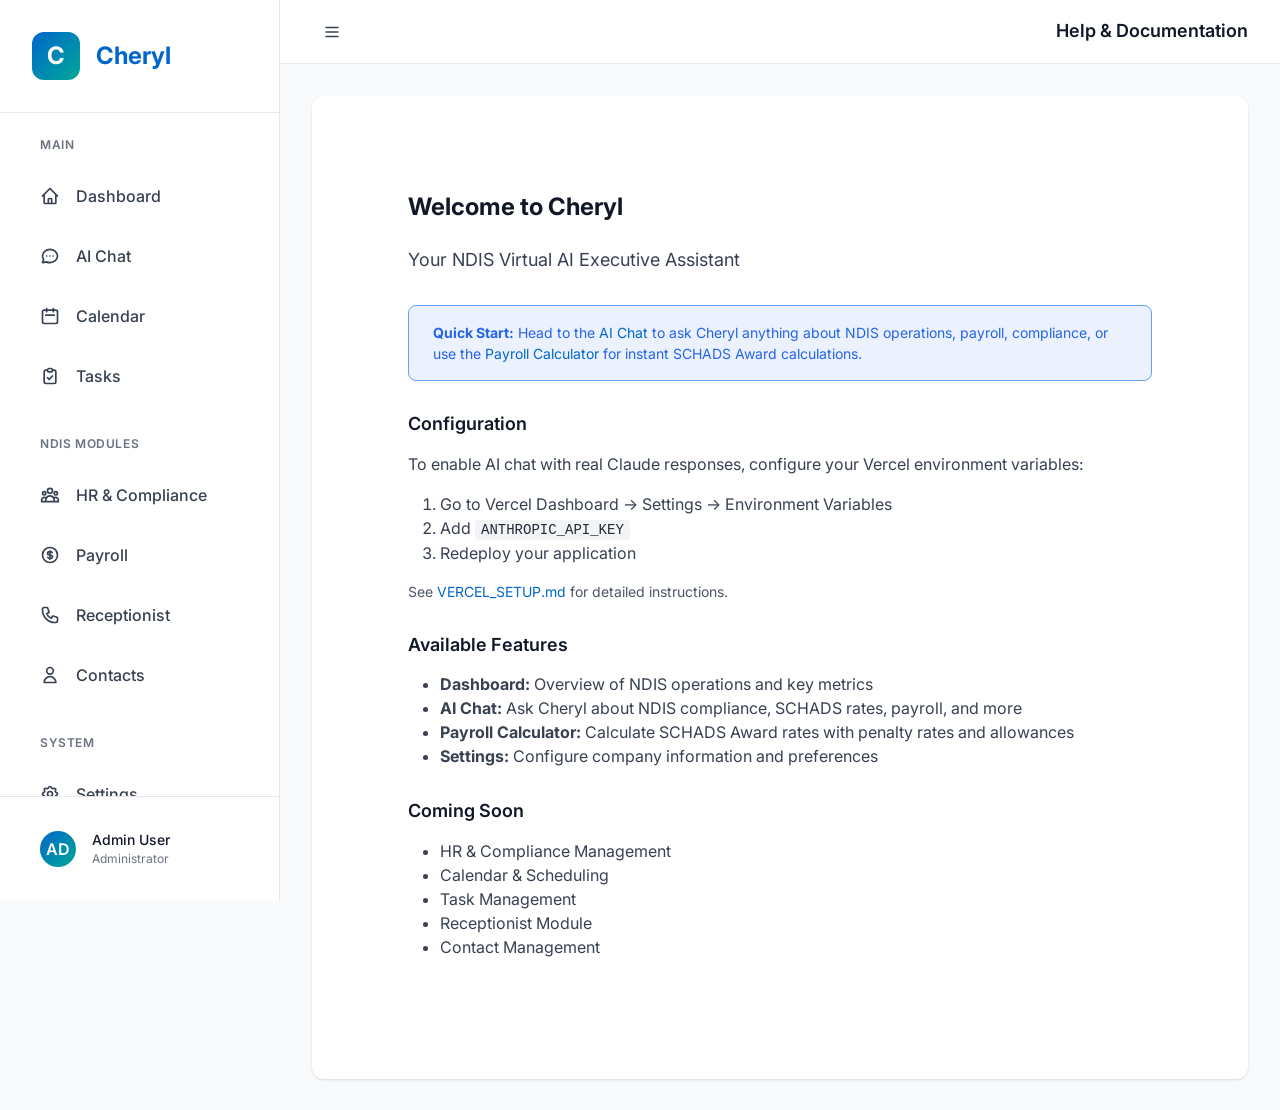
<file: help.html>
<!DOCTYPE html>
<html lang="en">
<head>
    <meta charset="UTF-8">
    <meta name="viewport" content="width=device-width, initial-scale=1.0">
    <title>Help - Cheryl</title>
    <link href="https://fonts.googleapis.com/css2?family=Inter:wght@400;500;600;700&display=swap" rel="stylesheet">
    <link rel="stylesheet" href="/css/cheryl-core.css">
    <link rel="stylesheet" href="/css/cheryl-components.css">
    <link rel="icon" type="image/svg+xml" href="/favicon.svg">
</head>
<body>
    <aside class="sidebar">
        <div class="sidebar-header"><a href="index.html" class="sidebar-logo"><div class="sidebar-logo-icon">C</div><span>Cheryl</span></a></div>
        <nav class="sidebar-nav">
            <div class="sidebar-nav-section"><h6 class="sidebar-nav-title">Main</h6>
                <a href="index.html" class="sidebar-nav-item"><svg class="sidebar-nav-icon" fill="none" stroke="currentColor" viewBox="0 0 24 24"><path stroke-linecap="round" stroke-linejoin="round" stroke-width="2" d="M3 12l2-2m0 0l7-7 7 7M5 10v10a1 1 0 001 1h3m10-11l2 2m-2-2v10a1 1 0 01-1 1h-3m-6 0a1 1 0 001-1v-4a1 1 0 011-1h2a1 1 0 011 1v4a1 1 0 001 1m-6 0h6"/></svg>Dashboard</a>
                <a href="chat.html" class="sidebar-nav-item"><svg class="sidebar-nav-icon" fill="none" stroke="currentColor" viewBox="0 0 24 24"><path stroke-linecap="round" stroke-linejoin="round" stroke-width="2" d="M8 12h.01M12 12h.01M16 12h.01M21 12c0 4.418-4.03 8-9 8a9.863 9.863 0 01-4.255-.949L3 20l1.395-3.72C3.512 15.042 3 13.574 3 12c0-4.418 4.03-8 9-8s9 3.582 9 8z"/></svg>AI Chat</a>
                <a href="calendar.html" class="sidebar-nav-item"><svg class="sidebar-nav-icon" fill="none" stroke="currentColor" viewBox="0 0 24 24"><path stroke-linecap="round" stroke-linejoin="round" stroke-width="2" d="M8 7V3m8 4V3m-9 8h10M5 21h14a2 2 0 002-2V7a2 2 0 00-2-2H5a2 2 0 00-2 2v12a2 2 0 002 2z"/></svg>Calendar</a>
                <a href="tasks.html" class="sidebar-nav-item"><svg class="sidebar-nav-icon" fill="none" stroke="currentColor" viewBox="0 0 24 24"><path stroke-linecap="round" stroke-linejoin="round" stroke-width="2" d="M9 5H7a2 2 0 00-2 2v12a2 2 0 002 2h10a2 2 0 002-2V7a2 2 0 00-2-2h-2M9 5a2 2 0 002 2h2a2 2 0 002-2M9 5a2 2 0 012-2h2a2 2 0 012 2m-6 9l2 2 4-4"/></svg>Tasks</a>
            </div>
            <div class="sidebar-nav-section"><h6 class="sidebar-nav-title">NDIS Modules</h6>
                <a href="hr.html" class="sidebar-nav-item"><svg class="sidebar-nav-icon" fill="none" stroke="currentColor" viewBox="0 0 24 24"><path stroke-linecap="round" stroke-linejoin="round" stroke-width="2" d="M17 20h5v-2a3 3 0 00-5.356-1.857M17 20H7m10 0v-2c0-.656-.126-1.283-.356-1.857M7 20H2v-2a3 3 0 015.356-1.857M7 20v-2c0-.656.126-1.283.356-1.857m0 0a5.002 5.002 0 019.288 0M15 7a3 3 0 11-6 0 3 3 0 016 0zm6 3a2 2 0 11-4 0 2 2 0 014 0zM7 10a2 2 0 11-4 0 2 2 0 014 0z"/></svg>HR & Compliance</a>
                <a href="payroll.html" class="sidebar-nav-item"><svg class="sidebar-nav-icon" fill="none" stroke="currentColor" viewBox="0 0 24 24"><path stroke-linecap="round" stroke-linejoin="round" stroke-width="2" d="M12 8c-1.657 0-3 .895-3 2s1.343 2 3 2 3 .895 3 2-1.343 2-3 2m0-8c1.11 0 2.08.402 2.599 1M12 8V7m0 1v8m0 0v1m0-1c-1.11 0-2.08-.402-2.599-1M21 12a9 9 0 11-18 0 9 9 0 0118 0z"/></svg>Payroll</a>
                <a href="receptionist.html" class="sidebar-nav-item"><svg class="sidebar-nav-icon" fill="none" stroke="currentColor" viewBox="0 0 24 24"><path stroke-linecap="round" stroke-linejoin="round" stroke-width="2" d="M3 5a2 2 0 012-2h3.28a1 1 0 01.948.684l1.498 4.493a1 1 0 01-.502 1.21l-2.257 1.13a11.042 11.042 0 005.516 5.516l1.13-2.257a1 1 0 011.21-.502l4.493 1.498a1 1 0 01.684.949V19a2 2 0 01-2 2h-1C9.716 21 3 14.284 3 6V5z"/></svg>Receptionist</a>
                <a href="contacts.html" class="sidebar-nav-item"><svg class="sidebar-nav-icon" fill="none" stroke="currentColor" viewBox="0 0 24 24"><path stroke-linecap="round" stroke-linejoin="round" stroke-width="2" d="M16 7a4 4 0 11-8 0 4 4 0 018 0zM12 14a7 7 0 00-7 7h14a7 7 0 00-7-7z"/></svg>Contacts</a>
            </div>
            <div class="sidebar-nav-section"><h6 class="sidebar-nav-title">System</h6>
                <a href="settings.html" class="sidebar-nav-item"><svg class="sidebar-nav-icon" fill="none" stroke="currentColor" viewBox="0 0 24 24"><path stroke-linecap="round" stroke-linejoin="round" stroke-width="2" d="M10.325 4.317c.426-1.756 2.924-1.756 3.35 0a1.724 1.724 0 002.573 1.066c1.543-.94 3.31.826 2.37 2.37a1.724 1.724 0 001.065 2.572c1.756.426 1.756 2.924 0 3.35a1.724 1.724 0 00-1.066 2.573c.94 1.543-.826 3.31-2.37 2.37a1.724 1.724 0 00-2.572 1.065c-.426 1.756-2.924 1.756-3.35 0a1.724 1.724 0 00-2.573-1.066c-1.543.94-3.31-.826-2.37-2.37a1.724 1.724 0 00-1.065-2.572c-1.756-.426-1.756-2.924 0-3.35a1.724 1.724 0 001.066-2.573c-.94-1.543.826-3.31 2.37-2.37.996.608 2.296.07 2.572-1.065z"/><path stroke-linecap="round" stroke-linejoin="round" stroke-width="2" d="M15 12a3 3 0 11-6 0 3 3 0 016 0z"/></svg>Settings</a>
                <a href="help.html" class="sidebar-nav-item active"><svg class="sidebar-nav-icon" fill="none" stroke="currentColor" viewBox="0 0 24 24"><path stroke-linecap="round" stroke-linejoin="round" stroke-width="2" d="M8.228 9c.549-1.165 2.03-2 3.772-2 2.21 0 4 1.343 4 3 0 1.4-1.278 2.575-3.006 2.907-.542.104-.994.54-.994 1.093m0 3h.01M21 12a9 9 0 11-18 0 9 9 0 0118 0z"/></svg>Help</a>
            </div>
        </nav>
        <div class="sidebar-footer"><div class="topbar-user"><div class="topbar-user-avatar">AD</div><div class="topbar-user-info"><div class="topbar-user-name">Admin User</div><div class="topbar-user-role">Administrator</div></div></div></div>
    </aside>
    <header class="topbar"><button class="btn btn-ghost btn-icon"><svg width="24" height="24" fill="none" stroke="currentColor" viewBox="0 0 24 24"><path stroke-linecap="round" stroke-linejoin="round" stroke-width="2" d="M4 6h16M4 12h16M4 18h16"/></svg></button><h2 style="margin: 0; font-size: var(--font-size-lg); font-weight: var(--font-weight-semibold);">Help & Documentation</h2></header>
    <main class="main-content">
        <div class="card"><div class="card-body" style="padding: var(--spacing-3xl);">
            <h3 style="font-size: var(--font-size-2xl); font-weight: var(--font-weight-bold); margin-bottom: var(--spacing-lg);">Welcome to Cheryl</h3>
            <p style="font-size: var(--font-size-lg); color: var(--color-gray-700); margin-bottom: var(--spacing-xl);">Your NDIS Virtual AI Executive Assistant</p>
            
            <div class="alert alert-info" style="margin-bottom: var(--spacing-xl);">
                <strong>Quick Start:</strong> Head to the <a href="chat.html">AI Chat</a> to ask Cheryl anything about NDIS operations, payroll, compliance, or use the <a href="payroll.html">Payroll Calculator</a> for instant SCHADS Award calculations.
            </div>

            <h4 style="font-size: var(--font-size-lg); font-weight: var(--font-weight-semibold); margin: var(--spacing-xl) 0 var(--spacing-md);">Configuration</h4>
            <p style="color: var(--color-gray-700); margin-bottom: var(--spacing-md);">To enable AI chat with real Claude responses, configure your Vercel environment variables:</p>
            <ol style="color: var(--color-gray-700); margin-left: var(--spacing-xl);">
                <li>Go to Vercel Dashboard → Settings → Environment Variables</li>
                <li>Add <code style="background: var(--color-gray-100); padding: 2px 6px; border-radius: 4px;">ANTHROPIC_API_KEY</code></li>
                <li>Redeploy your application</li>
            </ol>
            <p style="color: var(--color-gray-600); margin-top: var(--spacing-md); font-size: var(--font-size-sm);">See <a href="https://github.com/yourusername/NDIS/blob/main/VERCEL_SETUP.md">VERCEL_SETUP.md</a> for detailed instructions.</p>

            <h4 style="font-size: var(--font-size-lg); font-weight: var(--font-weight-semibold); margin: var(--spacing-xl) 0 var(--spacing-md);">Available Features</h4>
            <ul style="color: var(--color-gray-700); margin-left: var(--spacing-xl);">
                <li><strong>Dashboard:</strong> Overview of NDIS operations and key metrics</li>
                <li><strong>AI Chat:</strong> Ask Cheryl about NDIS compliance, SCHADS rates, payroll, and more</li>
                <li><strong>Payroll Calculator:</strong> Calculate SCHADS Award rates with penalty rates and allowances</li>
                <li><strong>Settings:</strong> Configure company information and preferences</li>
            </ul>

            <h4 style="font-size: var(--font-size-lg); font-weight: var(--font-weight-semibold); margin: var(--spacing-xl) 0 var(--spacing-md);">Coming Soon</h4>
            <ul style="color: var(--color-gray-700); margin-left: var(--spacing-xl);">
                <li>HR & Compliance Management</li>
                <li>Calendar & Scheduling</li>
                <li>Task Management</li>
                <li>Receptionist Module</li>
                <li>Contact Management</li>
            </ul>
        </div></div>
    </main>
    <script src="/config.js"></script><script src="/js/cheryl-core.js"></script>
</body>
</html>
</file>
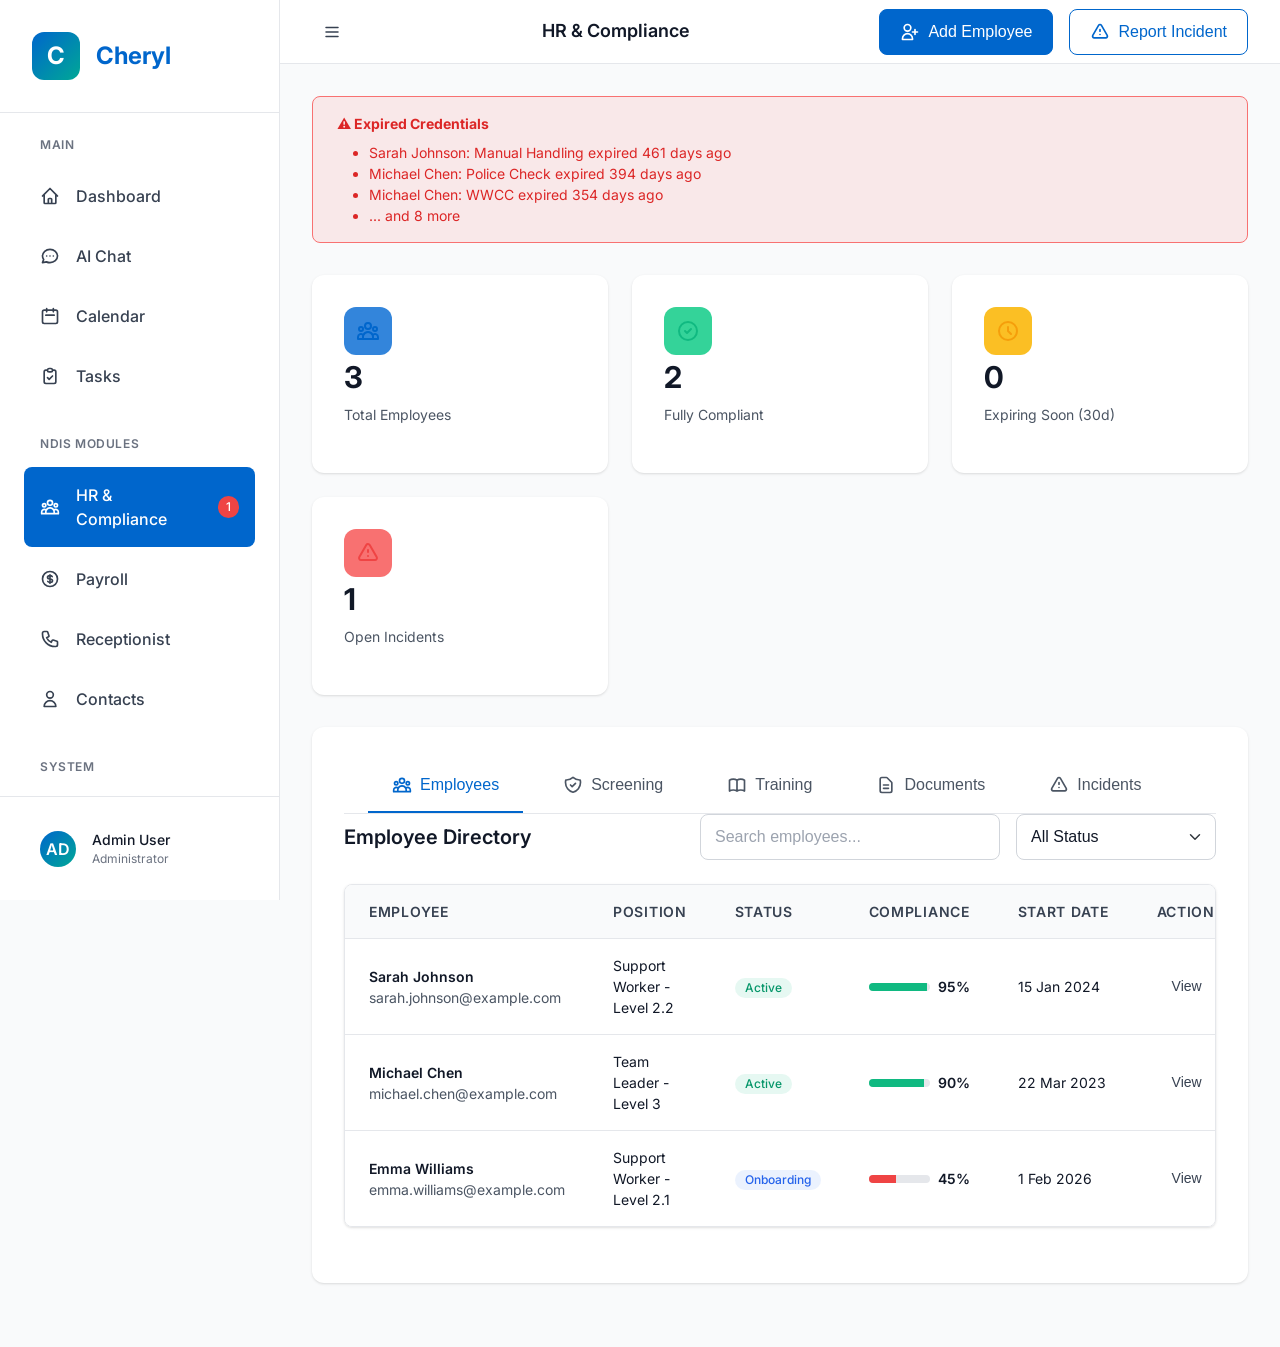
<file: hr.html>
<!DOCTYPE html>
<html lang="en">
<head>
    <meta charset="UTF-8">
    <meta name="viewport" content="width=device-width, initial-scale=1.0">
    <meta name="description" content="HR & Compliance - Cheryl NDIS AI Assistant">
    <title>HR & Compliance - Cheryl NDIS Assistant</title>

    <!-- Fonts -->
    <link rel="preconnect" href="https://fonts.googleapis.com">
    <link rel="preconnect" href="https://fonts.gstatic.com" crossorigin>
    <link href="https://fonts.googleapis.com/css2?family=Inter:wght@400;500;600;700&display=swap" rel="stylesheet">

    <!-- Styles -->
    <link rel="stylesheet" href="/css/cheryl-core.css">
    <link rel="stylesheet" href="/css/cheryl-components.css">

    <!-- Favicon -->
    <link rel="icon" type="image/svg+xml" href="/favicon.svg">
</head>
<body>
    <!-- Sidebar Navigation -->
    <aside class="sidebar" id="sidebar">
        <div class="sidebar-header">
            <a href="index.html" class="sidebar-logo">
                <div class="sidebar-logo-icon">C</div>
                <span>Cheryl</span>
            </a>
        </div>

        <nav class="sidebar-nav">
            <!-- Main Navigation -->
            <div class="sidebar-nav-section">
                <h6 class="sidebar-nav-title">Main</h6>
                <a href="index.html" class="sidebar-nav-item">
                    <svg class="sidebar-nav-icon" fill="none" stroke="currentColor" viewBox="0 0 24 24">
                        <path stroke-linecap="round" stroke-linejoin="round" stroke-width="2" d="M3 12l2-2m0 0l7-7 7 7M5 10v10a1 1 0 001 1h3m10-11l2 2m-2-2v10a1 1 0 01-1 1h-3m-6 0a1 1 0 001-1v-4a1 1 0 011-1h2a1 1 0 011 1v4a1 1 0 001 1m-6 0h6"/>
                    </svg>
                    Dashboard
                </a>
                <a href="chat.html" class="sidebar-nav-item">
                    <svg class="sidebar-nav-icon" fill="none" stroke="currentColor" viewBox="0 0 24 24">
                        <path stroke-linecap="round" stroke-linejoin="round" stroke-width="2" d="M8 12h.01M12 12h.01M16 12h.01M21 12c0 4.418-4.03 8-9 8a9.863 9.863 0 01-4.255-.949L3 20l1.395-3.72C3.512 15.042 3 13.574 3 12c0-4.418 4.03-8 9-8s9 3.582 9 8z"/>
                    </svg>
                    AI Chat
                </a>
                <a href="calendar.html" class="sidebar-nav-item">
                    <svg class="sidebar-nav-icon" fill="none" stroke="currentColor" viewBox="0 0 24 24">
                        <path stroke-linecap="round" stroke-linejoin="round" stroke-width="2" d="M8 7V3m8 4V3m-9 8h10M5 21h14a2 2 0 002-2V7a2 2 0 00-2-2H5a2 2 0 00-2 2v12a2 2 0 002 2z"/>
                    </svg>
                    Calendar
                </a>
                <a href="tasks.html" class="sidebar-nav-item">
                    <svg class="sidebar-nav-icon" fill="none" stroke="currentColor" viewBox="0 0 24 24">
                        <path stroke-linecap="round" stroke-linejoin="round" stroke-width="2" d="M9 5H7a2 2 0 00-2 2v12a2 2 0 002 2h10a2 2 0 002-2V7a2 2 0 00-2-2h-2M9 5a2 2 0 002 2h2a2 2 0 002-2M9 5a2 2 0 012-2h2a2 2 0 012 2m-6 9l2 2 4-4"/>
                    </svg>
                    Tasks
                </a>
            </div>

            <!-- NDIS Modules -->
            <div class="sidebar-nav-section">
                <h6 class="sidebar-nav-title">NDIS Modules</h6>
                <a href="hr.html" class="sidebar-nav-item active">
                    <svg class="sidebar-nav-icon" fill="none" stroke="currentColor" viewBox="0 0 24 24">
                        <path stroke-linecap="round" stroke-linejoin="round" stroke-width="2" d="M17 20h5v-2a3 3 0 00-5.356-1.857M17 20H7m10 0v-2c0-.656-.126-1.283-.356-1.857M7 20H2v-2a3 3 0 015.356-1.857M7 20v-2c0-.656.126-1.283.356-1.857m0 0a5.002 5.002 0 019.288 0M15 7a3 3 0 11-6 0 3 3 0 016 0zm6 3a2 2 0 11-4 0 2 2 0 014 0zM7 10a2 2 0 11-4 0 2 2 0 014 0z"/>
                    </svg>
                    HR & Compliance
                    <span class="sidebar-nav-badge" id="alertsBadge">0</span>
                </a>
                <a href="payroll.html" class="sidebar-nav-item">
                    <svg class="sidebar-nav-icon" fill="none" stroke="currentColor" viewBox="0 0 24 24">
                        <path stroke-linecap="round" stroke-linejoin="round" stroke-width="2" d="M12 8c-1.657 0-3 .895-3 2s1.343 2 3 2 3 .895 3 2-1.343 2-3 2m0-8c1.11 0 2.08.402 2.599 1M12 8V7m0 1v8m0 0v1m0-1c-1.11 0-2.08-.402-2.599-1M21 12a9 9 0 11-18 0 9 9 0 0118 0z"/>
                    </svg>
                    Payroll
                </a>
                <a href="receptionist.html" class="sidebar-nav-item">
                    <svg class="sidebar-nav-icon" fill="none" stroke="currentColor" viewBox="0 0 24 24">
                        <path stroke-linecap="round" stroke-linejoin="round" stroke-width="2" d="M3 5a2 2 0 012-2h3.28a1 1 0 01.948.684l1.498 4.493a1 1 0 01-.502 1.21l-2.257 1.13a11.042 11.042 0 005.516 5.516l1.13-2.257a1 1 0 011.21-.502l4.493 1.498a1 1 0 01.684.949V19a2 2 0 01-2 2h-1C9.716 21 3 14.284 3 6V5z"/>
                    </svg>
                    Receptionist
                </a>
                <a href="contacts.html" class="sidebar-nav-item">
                    <svg class="sidebar-nav-icon" fill="none" stroke="currentColor" viewBox="0 0 24 24">
                        <path stroke-linecap="round" stroke-linejoin="round" stroke-width="2" d="M16 7a4 4 0 11-8 0 4 4 0 018 0zM12 14a7 7 0 00-7 7h14a7 7 0 00-7-7z"/>
                    </svg>
                    Contacts
                </a>
            </div>

            <!-- Settings -->
            <div class="sidebar-nav-section">
                <h6 class="sidebar-nav-title">System</h6>
                <a href="settings.html" class="sidebar-nav-item">
                    <svg class="sidebar-nav-icon" fill="none" stroke="currentColor" viewBox="0 0 24 24">
                        <path stroke-linecap="round" stroke-linejoin="round" stroke-width="2" d="M10.325 4.317c.426-1.756 2.924-1.756 3.35 0a1.724 1.724 0 002.573 1.066c1.543-.94 3.31.826 2.37 2.37a1.724 1.724 0 001.065 2.572c1.756.426 1.756 2.924 0 3.35a1.724 1.724 0 00-1.066 2.573c.94 1.543-.826 3.31-2.37 2.37a1.724 1.724 0 00-2.572 1.065c-.426 1.756-2.924 1.756-3.35 0a1.724 1.724 0 00-2.573-1.066c-1.543.94-3.31-.826-2.37-2.37a1.724 1.724 0 00-1.065-2.572c-1.756-.426-1.756-2.924 0-3.35a1.724 1.724 0 001.066-2.573c-.94-1.543.826-3.31 2.37-2.37.996.608 2.296.07 2.572-1.065z"/>
                        <path stroke-linecap="round" stroke-linejoin="round" stroke-width="2" d="M15 12a3 3 0 11-6 0 3 3 0 016 0z"/>
                    </svg>
                    Settings
                </a>
                <a href="help.html" class="sidebar-nav-item">
                    <svg class="sidebar-nav-icon" fill="none" stroke="currentColor" viewBox="0 0 24 24">
                        <path stroke-linecap="round" stroke-linejoin="round" stroke-width="2" d="M8.228 9c.549-1.165 2.03-2 3.772-2 2.21 0 4 1.343 4 3 0 1.4-1.278 2.575-3.006 2.907-.542.104-.994.54-.994 1.093m0 3h.01M21 12a9 9 0 11-18 0 9 9 0 0118 0z"/>
                    </svg>
                    Help
                </a>
            </div>
        </nav>

        <div class="sidebar-footer">
            <div class="topbar-user">
                <div class="topbar-user-avatar">AD</div>
                <div class="topbar-user-info">
                    <div class="topbar-user-name">Admin User</div>
                    <div class="topbar-user-role">Administrator</div>
                </div>
            </div>
        </div>
    </aside>

    <!-- Top Bar -->
    <header class="topbar">
        <button class="btn btn-ghost btn-icon" id="menuToggle" aria-label="Toggle menu">
            <svg width="24" height="24" fill="none" stroke="currentColor" viewBox="0 0 24 24">
                <path stroke-linecap="round" stroke-linejoin="round" stroke-width="2" d="M4 6h16M4 12h16M4 18h16"/>
            </svg>
        </button>

        <h2 style="margin: 0; font-size: var(--font-size-lg); font-weight: var(--font-weight-semibold); color: var(--color-gray-900);">
            HR & Compliance
        </h2>

        <div class="topbar-actions">
            <button class="btn btn-primary" id="addEmployeeBtn">
                <svg width="20" height="20" fill="none" stroke="currentColor" viewBox="0 0 24 24">
                    <path stroke-linecap="round" stroke-linejoin="round" stroke-width="2" d="M18 9v3m0 0v3m0-3h3m-3 0h-3m-2-5a4 4 0 11-8 0 4 4 0 018 0zM3 20a6 6 0 0112 0v1H3v-1z"/>
                </svg>
                Add Employee
            </button>
            <button class="btn btn-outline" id="reportIncidentBtn">
                <svg width="20" height="20" fill="none" stroke="currentColor" viewBox="0 0 24 24">
                    <path stroke-linecap="round" stroke-linejoin="round" stroke-width="2" d="M12 9v2m0 4h.01m-6.938 4h13.856c1.54 0 2.502-1.667 1.732-3L13.732 4c-.77-1.333-2.694-1.333-3.464 0L3.34 16c-.77 1.333.192 3 1.732 3z"/>
                </svg>
                Report Incident
            </button>
        </div>
    </header>

    <!-- Main Content -->
    <main class="main-content">
        <!-- Alert Section -->
        <div id="alertsSection" style="margin-bottom: var(--spacing-xl);"></div>

        <!-- Stats Overview -->
        <div style="display: grid; grid-template-columns: repeat(auto-fit, minmax(250px, 1fr)); gap: var(--spacing-lg); margin-bottom: var(--spacing-xl);">
            <div class="stat-card">
                <div class="stat-card-icon" style="background: var(--color-primary-light);">
                    <svg width="24" height="24" fill="none" stroke="var(--color-primary)" viewBox="0 0 24 24">
                        <path stroke-linecap="round" stroke-linejoin="round" stroke-width="2" d="M17 20h5v-2a3 3 0 00-5.356-1.857M17 20H7m10 0v-2c0-.656-.126-1.283-.356-1.857M7 20H2v-2a3 3 0 015.356-1.857M7 20v-2c0-.656.126-1.283.356-1.857m0 0a5.002 5.002 0 019.288 0M15 7a3 3 0 11-6 0 3 3 0 016 0zm6 3a2 2 0 11-4 0 2 2 0 014 0zM7 10a2 2 0 11-4 0 2 2 0 014 0z"/>
                    </svg>
                </div>
                <div class="stat-card-content">
                    <div class="stat-card-value" id="totalEmployees">0</div>
                    <div class="stat-card-label">Total Employees</div>
                </div>
            </div>

            <div class="stat-card">
                <div class="stat-card-icon" style="background: var(--color-success-light);">
                    <svg width="24" height="24" fill="none" stroke="var(--color-success)" viewBox="0 0 24 24">
                        <path stroke-linecap="round" stroke-linejoin="round" stroke-width="2" d="M9 12l2 2 4-4m6 2a9 9 0 11-18 0 9 9 0 0118 0z"/>
                    </svg>
                </div>
                <div class="stat-card-content">
                    <div class="stat-card-value" id="compliantEmployees">0</div>
                    <div class="stat-card-label">Fully Compliant</div>
                </div>
            </div>

            <div class="stat-card">
                <div class="stat-card-icon" style="background: var(--color-warning-light);">
                    <svg width="24" height="24" fill="none" stroke="var(--color-warning)" viewBox="0 0 24 24">
                        <path stroke-linecap="round" stroke-linejoin="round" stroke-width="2" d="M12 8v4l3 3m6-3a9 9 0 11-18 0 9 9 0 0118 0z"/>
                    </svg>
                </div>
                <div class="stat-card-content">
                    <div class="stat-card-value" id="expiringCredentials">0</div>
                    <div class="stat-card-label">Expiring Soon (30d)</div>
                </div>
            </div>

            <div class="stat-card">
                <div class="stat-card-icon" style="background: var(--color-error-light);">
                    <svg width="24" height="24" fill="none" stroke="var(--color-error)" viewBox="0 0 24 24">
                        <path stroke-linecap="round" stroke-linejoin="round" stroke-width="2" d="M12 9v2m0 4h.01m-6.938 4h13.856c1.54 0 2.502-1.667 1.732-3L13.732 4c-.77-1.333-2.694-1.333-3.464 0L3.34 16c-.77 1.333.192 3 1.732 3z"/>
                    </svg>
                </div>
                <div class="stat-card-content">
                    <div class="stat-card-value" id="openIncidents">0</div>
                    <div class="stat-card-label">Open Incidents</div>
                </div>
            </div>
        </div>

        <!-- Tab Navigation -->
        <div class="card" style="margin-bottom: var(--spacing-xl);">
            <div style="border-bottom: 1px solid var(--color-gray-200); padding: 0 var(--spacing-lg);">
                <div style="display: flex; gap: var(--spacing-md); overflow-x: auto;">
                    <button class="tab-button active" data-tab="employees">
                        <svg width="20" height="20" fill="none" stroke="currentColor" viewBox="0 0 24 24">
                            <path stroke-linecap="round" stroke-linejoin="round" stroke-width="2" d="M17 20h5v-2a3 3 0 00-5.356-1.857M17 20H7m10 0v-2c0-.656-.126-1.283-.356-1.857M7 20H2v-2a3 3 0 015.356-1.857M7 20v-2c0-.656.126-1.283.356-1.857m0 0a5.002 5.002 0 019.288 0M15 7a3 3 0 11-6 0 3 3 0 016 0zm6 3a2 2 0 11-4 0 2 2 0 014 0zM7 10a2 2 0 11-4 0 2 2 0 014 0z"/>
                        </svg>
                        Employees
                    </button>
                    <button class="tab-button" data-tab="screening">
                        <svg width="20" height="20" fill="none" stroke="currentColor" viewBox="0 0 24 24">
                            <path stroke-linecap="round" stroke-linejoin="round" stroke-width="2" d="M9 12l2 2 4-4m5.618-4.016A11.955 11.955 0 0112 2.944a11.955 11.955 0 01-8.618 3.04A12.02 12.02 0 003 9c0 5.591 3.824 10.29 9 11.622 5.176-1.332 9-6.03 9-11.622 0-1.042-.133-2.052-.382-3.016z"/>
                        </svg>
                        Screening
                    </button>
                    <button class="tab-button" data-tab="training">
                        <svg width="20" height="20" fill="none" stroke="currentColor" viewBox="0 0 24 24">
                            <path stroke-linecap="round" stroke-linejoin="round" stroke-width="2" d="M12 6.253v13m0-13C10.832 5.477 9.246 5 7.5 5S4.168 5.477 3 6.253v13C4.168 18.477 5.754 18 7.5 18s3.332.477 4.5 1.253m0-13C13.168 5.477 14.754 5 16.5 5c1.747 0 3.332.477 4.5 1.253v13C19.832 18.477 18.247 18 16.5 18c-1.746 0-3.332.477-4.5 1.253"/>
                        </svg>
                        Training
                    </button>
                    <button class="tab-button" data-tab="documents">
                        <svg width="20" height="20" fill="none" stroke="currentColor" viewBox="0 0 24 24">
                            <path stroke-linecap="round" stroke-linejoin="round" stroke-width="2" d="M9 12h6m-6 4h6m2 5H7a2 2 0 01-2-2V5a2 2 0 012-2h5.586a1 1 0 01.707.293l5.414 5.414a1 1 0 01.293.707V19a2 2 0 01-2 2z"/>
                        </svg>
                        Documents
                    </button>
                    <button class="tab-button" data-tab="incidents">
                        <svg width="20" height="20" fill="none" stroke="currentColor" viewBox="0 0 24 24">
                            <path stroke-linecap="round" stroke-linejoin="round" stroke-width="2" d="M12 9v2m0 4h.01m-6.938 4h13.856c1.54 0 2.502-1.667 1.732-3L13.732 4c-.77-1.333-2.694-1.333-3.464 0L3.34 16c-.77 1.333.192 3 1.732 3z"/>
                        </svg>
                        Incidents
                    </button>
                    <button class="tab-button" data-tab="compliance">
                        <svg width="20" height="20" fill="none" stroke="currentColor" viewBox="0 0 24 24">
                            <path stroke-linecap="round" stroke-linejoin="round" stroke-width="2" d="M9 5H7a2 2 0 00-2 2v12a2 2 0 002 2h10a2 2 0 002-2V7a2 2 0 00-2-2h-2M9 5a2 2 0 002 2h2a2 2 0 002-2M9 5a2 2 0 012-2h2a2 2 0 012 2m-6 9l2 2 4-4"/>
                        </svg>
                        NDIS Compliance
                    </button>
                </div>
            </div>

            <!-- Tab Content -->
            <div class="card-body">
                <!-- Employees Tab -->
                <div class="tab-content active" id="employeesTab">
                    <div style="display: flex; justify-content: space-between; align-items: center; margin-bottom: var(--spacing-lg);">
                        <h3 class="card-title">Employee Directory</h3>
                        <div style="display: flex; gap: var(--spacing-md);">
                            <input type="text" class="form-control" placeholder="Search employees..." id="employeeSearch" style="width: 300px;">
                            <select class="form-select" id="filterStatus" style="width: 200px;">
                                <option value="all">All Status</option>
                                <option value="active">Active</option>
                                <option value="onboarding">Onboarding</option>
                                <option value="inactive">Inactive</option>
                            </select>
                        </div>
                    </div>

                    <div class="table-container">
                        <table class="table">
                            <thead>
                                <tr>
                                    <th>Employee</th>
                                    <th>Position</th>
                                    <th>Status</th>
                                    <th>Compliance</th>
                                    <th>Start Date</th>
                                    <th>Actions</th>
                                </tr>
                            </thead>
                            <tbody id="employeeTableBody">
                                <tr>
                                    <td colspan="6" style="text-align: center; padding: var(--spacing-3xl); color: var(--color-gray-500);">
                                        No employees yet. Click "Add Employee" to get started.
                                    </td>
                                </tr>
                            </tbody>
                        </table>
                    </div>
                </div>

                <!-- Screening Tab -->
                <div class="tab-content" id="screeningTab">
                    <h3 class="card-title" style="margin-bottom: var(--spacing-lg);">Worker Screening Checks</h3>

                    <div class="table-container">
                        <table class="table">
                            <thead>
                                <tr>
                                    <th>Employee</th>
                                    <th>WWCC</th>
                                    <th>Police Check</th>
                                    <th>NDIS Screening</th>
                                    <th>Status</th>
                                    <th>Actions</th>
                                </tr>
                            </thead>
                            <tbody id="screeningTableBody">
                                <tr>
                                    <td colspan="6" style="text-align: center; padding: var(--spacing-3xl); color: var(--color-gray-500);">
                                        No screening records yet.
                                    </td>
                                </tr>
                            </tbody>
                        </table>
                    </div>
                </div>

                <!-- Training Tab -->
                <div class="tab-content" id="trainingTab">
                    <h3 class="card-title" style="margin-bottom: var(--spacing-lg);">Training & Credentials</h3>

                    <div class="table-container">
                        <table class="table">
                            <thead>
                                <tr>
                                    <th>Employee</th>
                                    <th>First Aid</th>
                                    <th>CPR</th>
                                    <th>Manual Handling</th>
                                    <th>Other Certifications</th>
                                    <th>Actions</th>
                                </tr>
                            </thead>
                            <tbody id="trainingTableBody">
                                <tr>
                                    <td colspan="6" style="text-align: center; padding: var(--spacing-3xl); color: var(--color-gray-500);">
                                        No training records yet.
                                    </td>
                                </tr>
                            </tbody>
                        </table>
                    </div>
                </div>

                <!-- Documents Tab -->
                <div class="tab-content" id="documentsTab">
                    <h3 class="card-title" style="margin-bottom: var(--spacing-lg);">Document Management</h3>

                    <div class="table-container">
                        <table class="table">
                            <thead>
                                <tr>
                                    <th>Document</th>
                                    <th>Employee</th>
                                    <th>Type</th>
                                    <th>Upload Date</th>
                                    <th>Expiry Date</th>
                                    <th>Status</th>
                                    <th>Actions</th>
                                </tr>
                            </thead>
                            <tbody id="documentsTableBody">
                                <tr>
                                    <td colspan="7" style="text-align: center; padding: var(--spacing-3xl); color: var(--color-gray-500);">
                                        No documents uploaded yet.
                                    </td>
                                </tr>
                            </tbody>
                        </table>
                    </div>
                </div>

                <!-- Incidents Tab -->
                <div class="tab-content" id="incidentsTab">
                    <h3 class="card-title" style="margin-bottom: var(--spacing-lg);">Incident Reports</h3>

                    <div class="table-container">
                        <table class="table">
                            <thead>
                                <tr>
                                    <th>Incident ID</th>
                                    <th>Date</th>
                                    <th>Type</th>
                                    <th>Severity</th>
                                    <th>Reporter</th>
                                    <th>Status</th>
                                    <th>Actions</th>
                                </tr>
                            </thead>
                            <tbody id="incidentsTableBody">
                                <tr>
                                    <td colspan="7" style="text-align: center; padding: var(--spacing-3xl); color: var(--color-gray-500);">
                                        No incidents reported.
                                    </td>
                                </tr>
                            </tbody>
                        </table>
                    </div>
                </div>

                <!-- NDIS Compliance Tab -->
                <div class="tab-content" id="complianceTab">
                    <h3 class="card-title" style="margin-bottom: var(--spacing-lg);">NDIS Practice Standards Compliance</h3>

                    <div style="display: grid; grid-template-columns: repeat(auto-fit, minmax(300px, 1fr)); gap: var(--spacing-lg);">
                        <div class="card">
                            <div class="card-header">
                                <h4 style="font-size: var(--font-size-base); margin: 0;">Core Module</h4>
                            </div>
                            <div class="card-body">
                                <div style="margin-bottom: var(--spacing-md);">
                                    <div style="display: flex; justify-content: space-between; margin-bottom: var(--spacing-xs);">
                                        <span style="font-size: var(--font-size-sm);">Rights and Responsibilities</span>
                                        <span style="font-size: var(--font-size-sm); font-weight: var(--font-weight-semibold);">85%</span>
                                    </div>
                                    <div style="height: 8px; background: var(--color-gray-200); border-radius: var(--radius-full); overflow: hidden;">
                                        <div style="height: 100%; width: 85%; background: var(--color-success);"></div>
                                    </div>
                                </div>
                                <div style="margin-bottom: var(--spacing-md);">
                                    <div style="display: flex; justify-content: space-between; margin-bottom: var(--spacing-xs);">
                                        <span style="font-size: var(--font-size-sm);">Person-Centred Supports</span>
                                        <span style="font-size: var(--font-size-sm); font-weight: var(--font-weight-semibold);">92%</span>
                                    </div>
                                    <div style="height: 8px; background: var(--color-gray-200); border-radius: var(--radius-full); overflow: hidden;">
                                        <div style="height: 100%; width: 92%; background: var(--color-success);"></div>
                                    </div>
                                </div>
                                <div style="margin-bottom: var(--spacing-md);">
                                    <div style="display: flex; justify-content: space-between; margin-bottom: var(--spacing-xs);">
                                        <span style="font-size: var(--font-size-sm);">Governance and Operations</span>
                                        <span style="font-size: var(--font-size-sm); font-weight: var(--font-weight-semibold);">78%</span>
                                    </div>
                                    <div style="height: 8px; background: var(--color-gray-200); border-radius: var(--radius-full); overflow: hidden;">
                                        <div style="height: 100%; width: 78%; background: var(--color-warning);"></div>
                                    </div>
                                </div>
                            </div>
                        </div>

                        <div class="card">
                            <div class="card-header">
                                <h4 style="font-size: var(--font-size-base); margin: 0;">High Intensity Supports</h4>
                            </div>
                            <div class="card-body">
                                <div style="margin-bottom: var(--spacing-md);">
                                    <div style="display: flex; justify-content: space-between; margin-bottom: var(--spacing-xs);">
                                        <span style="font-size: var(--font-size-sm);">Specialist Support Coordination</span>
                                        <span style="font-size: var(--font-size-sm); font-weight: var(--font-weight-semibold);">88%</span>
                                    </div>
                                    <div style="height: 8px; background: var(--color-gray-200); border-radius: var(--radius-full); overflow: hidden;">
                                        <div style="height: 100%; width: 88%; background: var(--color-success);"></div>
                                    </div>
                                </div>
                                <div style="margin-bottom: var(--spacing-md);">
                                    <div style="display: flex; justify-content: space-between; margin-bottom: var(--spacing-xs);">
                                        <span style="font-size: var(--font-size-sm);">Behaviour Support</span>
                                        <span style="font-size: var(--font-size-sm); font-weight: var(--font-weight-semibold);">95%</span>
                                    </div>
                                    <div style="height: 8px; background: var(--color-gray-200); border-radius: var(--radius-full); overflow: hidden;">
                                        <div style="height: 100%; width: 95%; background: var(--color-success);"></div>
                                    </div>
                                </div>
                            </div>
                        </div>

                        <div class="card">
                            <div class="card-header">
                                <h4 style="font-size: var(--font-size-base); margin: 0;">Supplementary Module</h4>
                            </div>
                            <div class="card-body">
                                <div style="margin-bottom: var(--spacing-md);">
                                    <div style="display: flex; justify-content: space-between; margin-bottom: var(--spacing-xs);">
                                        <span style="font-size: var(--font-size-sm);">Early Childhood Supports</span>
                                        <span style="font-size: var(--font-size-sm); font-weight: var(--font-weight-semibold);">90%</span>
                                    </div>
                                    <div style="height: 8px; background: var(--color-gray-200); border-radius: var(--radius-full); overflow: hidden;">
                                        <div style="height: 100%; width: 90%; background: var(--color-success);"></div>
                                    </div>
                                </div>
                                <div style="margin-bottom: var(--spacing-md);">
                                    <div style="display: flex; justify-content: space-between; margin-bottom: var(--spacing-xs);">
                                        <span style="font-size: var(--font-size-sm);">Specialist Disability Accommodation</span>
                                        <span style="font-size: var(--font-size-sm); font-weight: var(--font-weight-semibold);">82%</span>
                                    </div>
                                    <div style="height: 8px; background: var(--color-gray-200); border-radius: var(--radius-full); overflow: hidden;">
                                        <div style="height: 100%; width: 82%; background: var(--color-success);"></div>
                                    </div>
                                </div>
                            </div>
                        </div>
                    </div>

                    <div class="alert alert-info" style="margin-top: var(--spacing-xl);">
                        <strong>Next Audit Due:</strong> March 15, 2026 (39 days remaining)
                    </div>
                </div>
            </div>
        </div>
    </main>

    <!-- Scripts -->
    <script src="/config.js"></script>
    <script src="/js/cheryl-core.js"></script>
    <script src="/js/hr.js"></script>
</body>
</html>
</file>
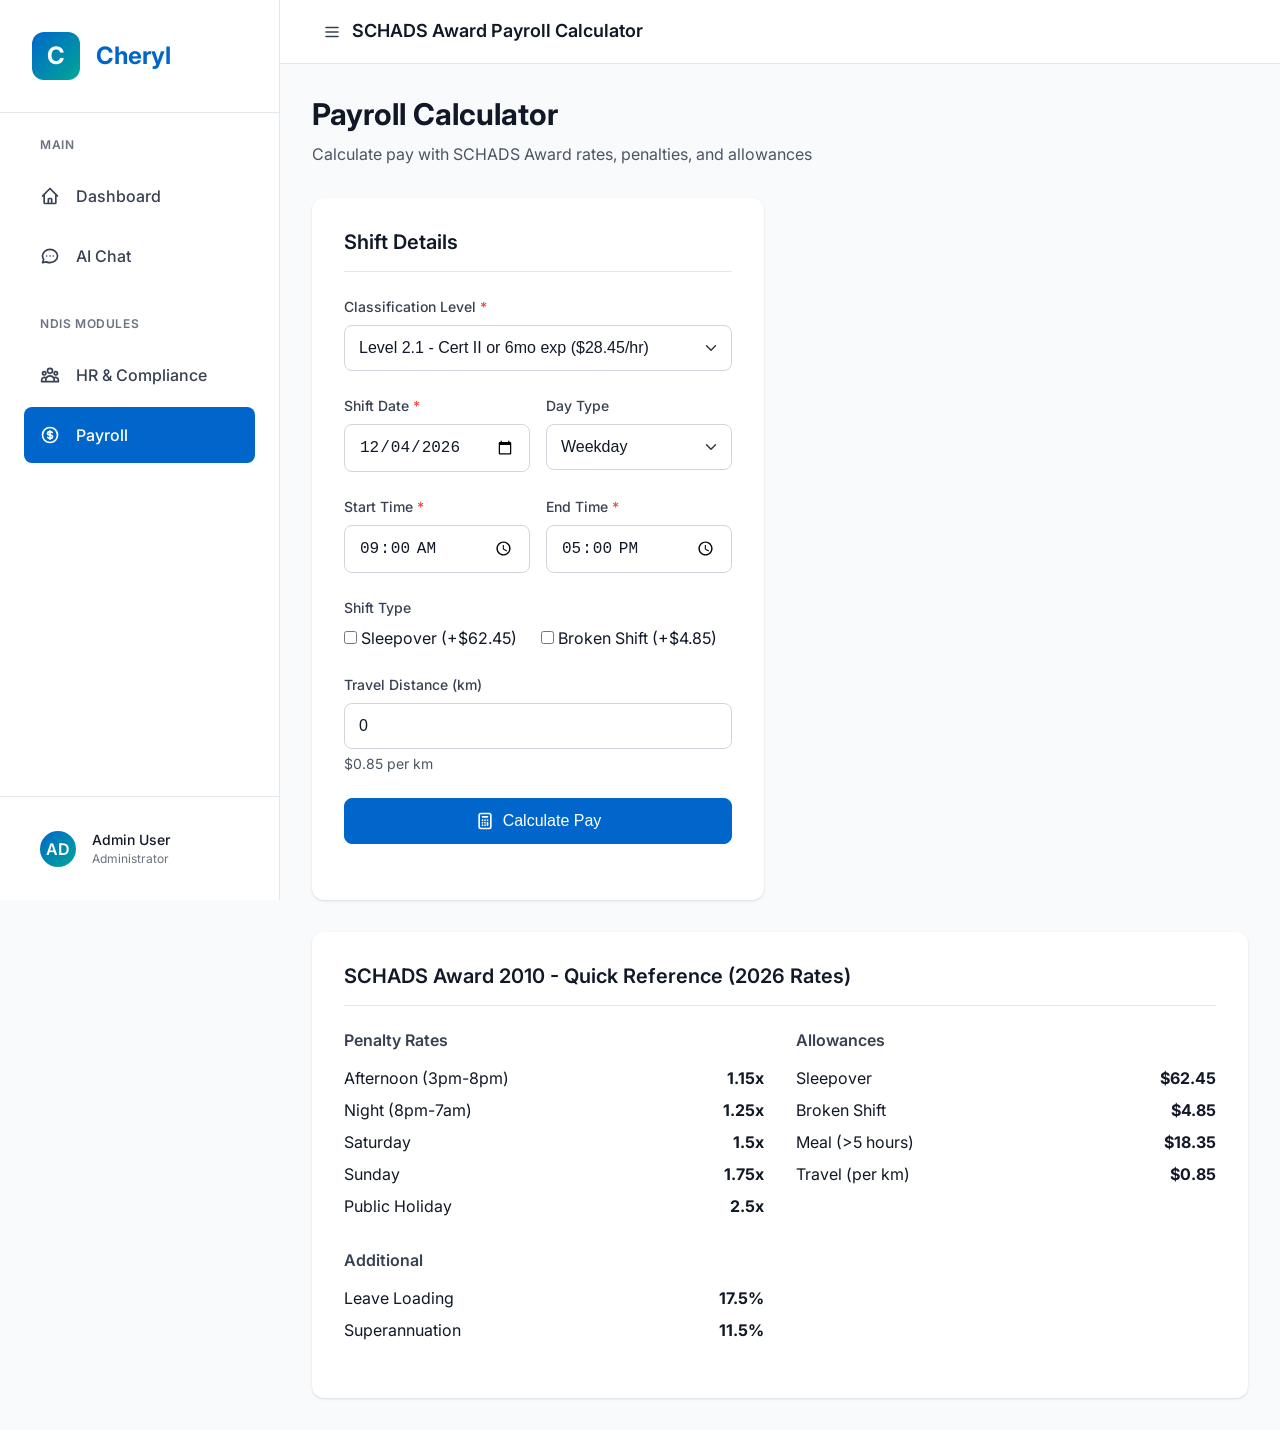
<file: payroll.html>
<!DOCTYPE html>
<html lang="en">
<head>
    <meta charset="UTF-8">
    <meta name="viewport" content="width=device-width, initial-scale=1.0">
    <meta name="description" content="NDIS Payroll Calculator - SCHADS Award">
    <title>Payroll Calculator - Cheryl NDIS</title>

    <!-- Fonts -->
    <link rel="preconnect" href="https://fonts.googleapis.com">
    <link rel="preconnect" href="https://fonts.gstatic.com" crossorigin>
    <link href="https://fonts.googleapis.com/css2?family=Inter:wght@400;500;600;700&display=swap" rel="stylesheet">

    <!-- Styles -->
    <link rel="stylesheet" href="/css/cheryl-core.css">
    <link rel="stylesheet" href="/css/cheryl-components.css">

    <!-- Favicon -->
    <link rel="icon" type="image/svg+xml" href="/favicon.svg">
    <link rel="alternate icon" href="/favicon.ico">
</head>
<body>
    <!-- Sidebar Navigation -->
    <aside class="sidebar" id="sidebar">
        <div class="sidebar-header">
            <a href="index.html" class="sidebar-logo">
                <div class="sidebar-logo-icon">C</div>
                <span>Cheryl</span>
            </a>
        </div>

        <nav class="sidebar-nav">
            <div class="sidebar-nav-section">
                <h6 class="sidebar-nav-title">Main</h6>
                <a href="index.html" class="sidebar-nav-item">
                    <svg class="sidebar-nav-icon" fill="none" stroke="currentColor" viewBox="0 0 24 24">
                        <path stroke-linecap="round" stroke-linejoin="round" stroke-width="2" d="M3 12l2-2m0 0l7-7 7 7M5 10v10a1 1 0 001 1h3m10-11l2 2m-2-2v10a1 1 0 01-1 1h-3m-6 0a1 1 0 001-1v-4a1 1 0 011-1h2a1 1 0 011 1v4a1 1 0 001 1m-6 0h6"/>
                    </svg>
                    Dashboard
                </a>
                <a href="chat.html" class="sidebar-nav-item">
                    <svg class="sidebar-nav-icon" fill="none" stroke="currentColor" viewBox="0 0 24 24">
                        <path stroke-linecap="round" stroke-linejoin="round" stroke-width="2" d="M8 12h.01M12 12h.01M16 12h.01M21 12c0 4.418-4.03 8-9 8a9.863 9.863 0 01-4.255-.949L3 20l1.395-3.72C3.512 15.042 3 13.574 3 12c0-4.418 4.03-8 9-8s9 3.582 9 8z"/>
                    </svg>
                    AI Chat
                </a>
            </div>

            <div class="sidebar-nav-section">
                <h6 class="sidebar-nav-title">NDIS Modules</h6>
                <a href="hr.html" class="sidebar-nav-item">
                    <svg class="sidebar-nav-icon" fill="none" stroke="currentColor" viewBox="0 0 24 24">
                        <path stroke-linecap="round" stroke-linejoin="round" stroke-width="2" d="M17 20h5v-2a3 3 0 00-5.356-1.857M17 20H7m10 0v-2c0-.656-.126-1.283-.356-1.857M7 20H2v-2a3 3 0 015.356-1.857M7 20v-2c0-.656.126-1.283.356-1.857m0 0a5.002 5.002 0 019.288 0M15 7a3 3 0 11-6 0 3 3 0 016 0zm6 3a2 2 0 11-4 0 2 2 0 014 0zM7 10a2 2 0 11-4 0 2 2 0 014 0z"/>
                    </svg>
                    HR & Compliance
                </a>
                <a href="payroll.html" class="sidebar-nav-item active">
                    <svg class="sidebar-nav-icon" fill="none" stroke="currentColor" viewBox="0 0 24 24">
                        <path stroke-linecap="round" stroke-linejoin="round" stroke-width="2" d="M12 8c-1.657 0-3 .895-3 2s1.343 2 3 2 3 .895 3 2-1.343 2-3 2m0-8c1.11 0 2.08.402 2.599 1M12 8V7m0 1v8m0 0v1m0-1c-1.11 0-2.08-.402-2.599-1M21 12a9 9 0 11-18 0 9 9 0 0118 0z"/>
                    </svg>
                    Payroll
                </a>
            </div>
        </nav>

        <div class="sidebar-footer">
            <div class="topbar-user">
                <div class="topbar-user-avatar">AD</div>
                <div class="topbar-user-info">
                    <div class="topbar-user-name">Admin User</div>
                    <div class="topbar-user-role">Administrator</div>
                </div>
            </div>
        </div>
    </aside>

    <!-- Top Bar -->
    <header class="topbar">
        <button class="btn btn-ghost btn-icon" id="menuToggle" aria-label="Toggle menu">
            <svg width="24" height="24" fill="none" stroke="currentColor" viewBox="0 0 24 24">
                <path stroke-linecap="round" stroke-linejoin="round" stroke-width="2" d="M4 6h16M4 12h16M4 18h16"/>
            </svg>
        </button>

        <div style="flex: 1;">
            <h2 style="margin: 0; font-size: var(--font-size-lg); font-weight: var(--font-weight-semibold); color: var(--color-gray-900);">
                SCHADS Award Payroll Calculator
            </h2>
        </div>
    </header>

    <!-- Main Content -->
    <main class="main-content">
        <!-- Page Header -->
        <div class="page-header">
            <h1 class="page-title">Payroll Calculator</h1>
            <p class="page-subtitle">Calculate pay with SCHADS Award rates, penalties, and allowances</p>
        </div>

        <div style="display: grid; grid-template-columns: 1fr 1fr; gap: var(--spacing-xl); margin-bottom: var(--spacing-xl);">
            <!-- Calculator Form -->
            <div class="card">
                <div class="card-header">
                    <h3 class="card-title">Shift Details</h3>
                </div>
                <div class="card-body">
                    <form id="payrollForm">
                        <div class="form-group">
                            <label class="form-label form-label-required">Classification Level</label>
                            <select id="classification" class="form-select" required>
                                <option value="">Select classification...</option>
                                <option value="1.1">Level 1.1 - Entry level ($27.15/hr)</option>
                                <option value="1.2">Level 1.2 - After 3 months ($27.85/hr)</option>
                                <option value="2.1" selected>Level 2.1 - Cert II or 6mo exp ($28.45/hr)</option>
                                <option value="2.2">Level 2.2 - Certificate III ($29.15/hr)</option>
                                <option value="2.3">Level 2.3 - Cert III + skills ($29.85/hr)</option>
                                <option value="3.1">Level 3.1 - Advanced skills ($30.85/hr)</option>
                                <option value="3.2">Level 3.2 - Certificate IV ($31.55/hr)</option>
                                <option value="3.3">Level 3.3 - Senior role ($32.25/hr)</option>
                                <option value="4.1">Level 4.1 - Team leader ($33.95/hr)</option>
                                <option value="4.2">Level 4.2 - Senior coordinator ($35.15/hr)</option>
                                <option value="4.3">Level 4.3 - Manager ($36.45/hr)</option>
                            </select>
                        </div>

                        <div style="display: grid; grid-template-columns: 1fr 1fr; gap: var(--spacing-md);">
                            <div class="form-group">
                                <label class="form-label form-label-required">Shift Date</label>
                                <input type="date" id="shiftDate" class="form-control" required>
                            </div>

                            <div class="form-group">
                                <label class="form-label">Day Type</label>
                                <select id="dayType" class="form-select">
                                    <option value="weekday">Weekday</option>
                                    <option value="saturday">Saturday</option>
                                    <option value="sunday">Sunday</option>
                                    <option value="public_holiday">Public Holiday</option>
                                </select>
                            </div>
                        </div>

                        <div style="display: grid; grid-template-columns: 1fr 1fr; gap: var(--spacing-md);">
                            <div class="form-group">
                                <label class="form-label form-label-required">Start Time</label>
                                <input type="time" id="startTime" class="form-control" value="09:00" required>
                            </div>

                            <div class="form-group">
                                <label class="form-label form-label-required">End Time</label>
                                <input type="time" id="endTime" class="form-control" value="17:00" required>
                            </div>
                        </div>

                        <div class="form-group">
                            <label class="form-label">Shift Type</label>
                            <div style="display: flex; gap: var(--spacing-lg); flex-wrap: wrap;">
                                <label style="display: flex; align-items: center; gap: var(--spacing-xs); cursor: pointer;">
                                    <input type="checkbox" id="isSleepover">
                                    <span>Sleepover (+$62.45)</span>
                                </label>
                                <label style="display: flex; align-items: center; gap: var(--spacing-xs); cursor: pointer;">
                                    <input type="checkbox" id="isBrokenShift">
                                    <span>Broken Shift (+$4.85)</span>
                                </label>
                            </div>
                        </div>

                        <div class="form-group">
                            <label class="form-label">Travel Distance (km)</label>
                            <input type="number" id="travelKm" class="form-control" value="0" min="0" step="0.1">
                            <span class="form-helper">$0.85 per km</span>
                        </div>

                        <button type="submit" class="btn btn-primary w-100">
                            <svg width="20" height="20" fill="none" stroke="currentColor" viewBox="0 0 24 24">
                                <path stroke-linecap="round" stroke-linejoin="round" stroke-width="2" d="M9 7h6m0 10v-3m-3 3h.01M9 17h.01M9 14h.01M12 14h.01M15 11h.01M12 11h.01M9 11h.01M7 21h10a2 2 0 002-2V5a2 2 0 00-2-2H7a2 2 0 00-2 2v14a2 2 0 002 2z"/>
                            </svg>
                            Calculate Pay
                        </button>
                    </form>
                </div>
            </div>

            <!-- Results Display -->
            <div class="card" id="resultsCard" style="display: none;">
                <div class="card-header">
                    <h3 class="card-title">Pay Calculation</h3>
                    <button class="btn btn-sm btn-ghost" onclick="window.print()">
                        <svg width="16" height="16" fill="none" stroke="currentColor" viewBox="0 0 24 24">
                            <path stroke-linecap="round" stroke-linejoin="round" stroke-width="2" d="M17 17h2a2 2 0 002-2v-4a2 2 0 00-2-2H5a2 2 0 00-2 2v4a2 2 0 002 2h2m2 4h6a2 2 0 002-2v-4a2 2 0 00-2-2H9a2 2 0 00-2 2v4a2 2 0 002 2zm8-12V5a2 2 0 00-2-2H9a2 2 0 00-2 2v4h10z"/>
                        </svg>
                        Print
                    </button>
                </div>
                <div class="card-body" id="resultsContent">
                    <!-- Results will be injected here -->
                </div>
            </div>
        </div>

        <!-- SCHADS Rates Reference -->
        <div class="card">
            <div class="card-header">
                <h3 class="card-title">SCHADS Award 2010 - Quick Reference (2026 Rates)</h3>
            </div>
            <div class="card-body">
                <div style="display: grid; grid-template-columns: repeat(auto-fit, minmax(300px, 1fr)); gap: var(--spacing-xl);">
                    <div>
                        <h4 style="font-size: var(--font-size-base); margin-bottom: var(--spacing-md); color: var(--color-gray-700);">Penalty Rates</h4>
                        <div style="display: flex; flex-direction: column; gap: var(--spacing-sm);">
                            <div style="display: flex; justify-content: space-between;">
                                <span>Afternoon (3pm-8pm)</span>
                                <strong>1.15x</strong>
                            </div>
                            <div style="display: flex; justify-content: space-between;">
                                <span>Night (8pm-7am)</span>
                                <strong>1.25x</strong>
                            </div>
                            <div style="display: flex; justify-content: space-between;">
                                <span>Saturday</span>
                                <strong>1.5x</strong>
                            </div>
                            <div style="display: flex; justify-content: space-between;">
                                <span>Sunday</span>
                                <strong>1.75x</strong>
                            </div>
                            <div style="display: flex; justify-content: space-between;">
                                <span>Public Holiday</span>
                                <strong>2.5x</strong>
                            </div>
                        </div>
                    </div>

                    <div>
                        <h4 style="font-size: var(--font-size-base); margin-bottom: var(--spacing-md); color: var(--color-gray-700);">Allowances</h4>
                        <div style="display: flex; flex-direction: column; gap: var(--spacing-sm);">
                            <div style="display: flex; justify-content: space-between;">
                                <span>Sleepover</span>
                                <strong>$62.45</strong>
                            </div>
                            <div style="display: flex; justify-content: space-between;">
                                <span>Broken Shift</span>
                                <strong>$4.85</strong>
                            </div>
                            <div style="display: flex; justify-content: space-between;">
                                <span>Meal (>5 hours)</span>
                                <strong>$18.35</strong>
                            </div>
                            <div style="display: flex; justify-content: space-between;">
                                <span>Travel (per km)</span>
                                <strong>$0.85</strong>
                            </div>
                        </div>
                    </div>

                    <div>
                        <h4 style="font-size: var(--font-size-base); margin-bottom: var(--spacing-md); color: var(--color-gray-700);">Additional</h4>
                        <div style="display: flex; flex-direction: column; gap: var(--spacing-sm);">
                            <div style="display: flex; justify-content: space-between;">
                                <span>Leave Loading</span>
                                <strong>17.5%</strong>
                            </div>
                            <div style="display: flex; justify-content: space-between;">
                                <span>Superannuation</span>
                                <strong>11.5%</strong>
                            </div>
                        </div>
                    </div>
                </div>
            </div>
        </div>
    </main>

    <!-- Scripts -->
    <script src="/js/cheryl-core.js"></script>
    <script src="/js/schads-calculator.js"></script>
    <script>
        // Initialize calculator
        const calculator = new SCHADSCalculator();

        // Set default date to today
        document.getElementById('shiftDate').valueAsDate = new Date();

        // Auto-detect day type from date
        document.getElementById('shiftDate').addEventListener('change', function() {
            const date = new Date(this.value);
            const dayOfWeek = date.getDay();
            const dayTypeSelect = document.getElementById('dayType');

            if (dayOfWeek === 0) {
                dayTypeSelect.value = 'sunday';
            } else if (dayOfWeek === 6) {
                dayTypeSelect.value = 'saturday';
            } else {
                dayTypeSelect.value = 'weekday';
            }
        });

        // Handle form submission
        document.getElementById('payrollForm').addEventListener('submit', function(e) {
            e.preventDefault();
            calculatePay();
        });

        function calculatePay() {
            // Get form values
            const classification = document.getElementById('classification').value;
            const shiftDate = document.getElementById('shiftDate').value;
            const dayType = document.getElementById('dayType').value;
            const startTimeStr = document.getElementById('startTime').value;
            const endTimeStr = document.getElementById('endTime').value;
            const isSleepover = document.getElementById('isSleepover').checked;
            const isBrokenShift = document.getElementById('isBrokenShift').checked;
            const travelKm = parseFloat(document.getElementById('travelKm').value) || 0;

            // Create datetime objects
            const startTime = new Date(`${shiftDate}T${startTimeStr}`);
            const endTime = new Date(`${shiftDate}T${endTimeStr}`);

            // If end time is before start time, it's next day
            if (endTime < startTime) {
                endTime.setDate(endTime.getDate() + 1);
            }

            // Calculate
            try {
                const result = calculator.calculateShiftPay({
                    classification,
                    startTime,
                    endTime,
                    isPublicHoliday: dayType === 'public_holiday',
                    isSleepover,
                    isBrokenShift,
                    travelKm
                });

                displayResults(result);
            } catch (error) {
                CherylToast.error(error.message);
            }
        }

        function displayResults(result) {
            const resultsCard = document.getElementById('resultsCard');
            const resultsContent = document.getElementById('resultsContent');

            // Build breakdown HTML
            let breakdownHTML = '';
            if (result.breakdown && result.breakdown.length > 0) {
                breakdownHTML = `
                    <div style="margin-top: var(--spacing-lg);">
                        <h4 style="font-size: var(--font-size-base); margin-bottom: var(--spacing-md);">Period Breakdown</h4>
                        <div class="table-container">
                            <table class="table">
                                <thead>
                                    <tr>
                                        <th>Period</th>
                                        <th>Hours</th>
                                        <th>Rate</th>
                                        <th>Amount</th>
                                    </tr>
                                </thead>
                                <tbody>
                                    ${result.breakdown.map(period => `
                                        <tr>
                                            <td>${period.period}</td>
                                            <td>${period.hours.toFixed(2)}</td>
                                            <td>$${period.rate.toFixed(2)}/hr</td>
                                            <td><strong>$${period.total.toFixed(2)}</strong></td>
                                        </tr>
                                    `).join('')}
                                </tbody>
                            </table>
                        </div>
                    </div>
                `;
            }

            // Build allowances HTML
            let allowancesHTML = '';
            if (result.allowances && Object.keys(result.allowances).length > 0) {
                allowancesHTML = `
                    <div style="padding: var(--spacing-md); background: var(--color-gray-50); border-radius: var(--radius-lg); margin-bottom: var(--spacing-md);">
                        <h4 style="font-size: var(--font-size-sm); font-weight: var(--font-weight-semibold); margin-bottom: var(--spacing-sm);">Allowances</h4>
                        ${Object.entries(result.allowances).map(([key, allowance]) => `
                            <div style="display: flex; justify-content: space-between; margin-bottom: var(--spacing-xs);">
                                <span style="font-size: var(--font-size-sm);">${allowance.description}</span>
                                <span style="font-size: var(--font-size-sm); font-weight: var(--font-weight-medium);">$${allowance.amount.toFixed(2)}</span>
                            </div>
                        `).join('')}
                    </div>
                `;
            }

            resultsContent.innerHTML = `
                <div style="display: flex; flex-direction: column; gap: var(--spacing-lg);">
                    <!-- Summary -->
                    <div style="padding: var(--spacing-xl); background: linear-gradient(135deg, var(--color-primary), var(--color-secondary)); border-radius: var(--radius-xl); color: white;">
                        <div style="font-size: var(--font-size-sm); opacity: 0.9; margin-bottom: var(--spacing-xs);">Gross Pay</div>
                        <div style="font-size: var(--font-size-4xl); font-weight: var(--font-weight-bold);">$${result.grossPay.toFixed(2)}</div>
                        <div style="font-size: var(--font-size-sm); opacity: 0.9; margin-top: var(--spacing-sm);">${result.hours.toFixed(2)} hours @ Level ${result.classification}</div>
                    </div>

                    <!-- Breakdown -->
                    <div style="display: grid; grid-template-columns: 1fr 1fr; gap: var(--spacing-md);">
                        <div style="padding: var(--spacing-md); border: 1px solid var(--color-gray-200); border-radius: var(--radius-lg);">
                            <div style="font-size: var(--font-size-sm); color: var(--color-gray-600); margin-bottom: var(--spacing-xs);">Ordinary Pay</div>
                            <div style="font-size: var(--font-size-2xl); font-weight: var(--font-weight-semibold);">$${result.ordinaryPay.toFixed(2)}</div>
                        </div>
                        <div style="padding: var(--spacing-md); border: 1px solid var(--color-gray-200); border-radius: var(--radius-lg);">
                            <div style="font-size: var(--font-size-sm); color: var(--color-gray-600); margin-bottom: var(--spacing-xs);">Penalty Pay</div>
                            <div style="font-size: var(--font-size-2xl); font-weight: var(--font-weight-semibold); color: var(--color-warning);">$${result.penaltyPay.toFixed(2)}</div>
                        </div>
                    </div>

                    ${allowancesHTML}

                    <!-- Superannuation -->
                    <div style="padding: var(--spacing-md); background: var(--color-gray-50); border-radius: var(--radius-lg);">
                        <div style="display: flex; justify-content: space-between; align-items: center;">
                            <div>
                                <div style="font-size: var(--font-size-sm); font-weight: var(--font-weight-semibold);">Superannuation (11.5%)</div>
                                <div style="font-size: var(--font-size-xs); color: var(--color-gray-600);">On ordinary time earnings</div>
                            </div>
                            <div style="font-size: var(--font-size-xl); font-weight: var(--font-weight-bold); color: var(--color-success);">$${result.superannuation.toFixed(2)}</div>
                        </div>
                    </div>

                    ${breakdownHTML}

                    <!-- Base Rate Info -->
                    <div style="font-size: var(--font-size-sm); color: var(--color-gray-600); padding: var(--spacing-md); background: var(--color-gray-50); border-radius: var(--radius-lg);">
                        <strong>Base Rate:</strong> $${result.baseRate.toFixed(2)}/hour<br>
                        <strong>Classification:</strong> SCHADS Level ${result.classification}<br>
                        <strong>Total Hours:</strong> ${result.hours.toFixed(2)}
                    </div>
                </div>
            `;

            resultsCard.style.display = 'block';
            resultsCard.scrollIntoView({ behavior: 'smooth', block: 'nearest' });

            CherylToast.success('Pay calculated successfully');
        }
    </script>
</body>
</html>
</file>
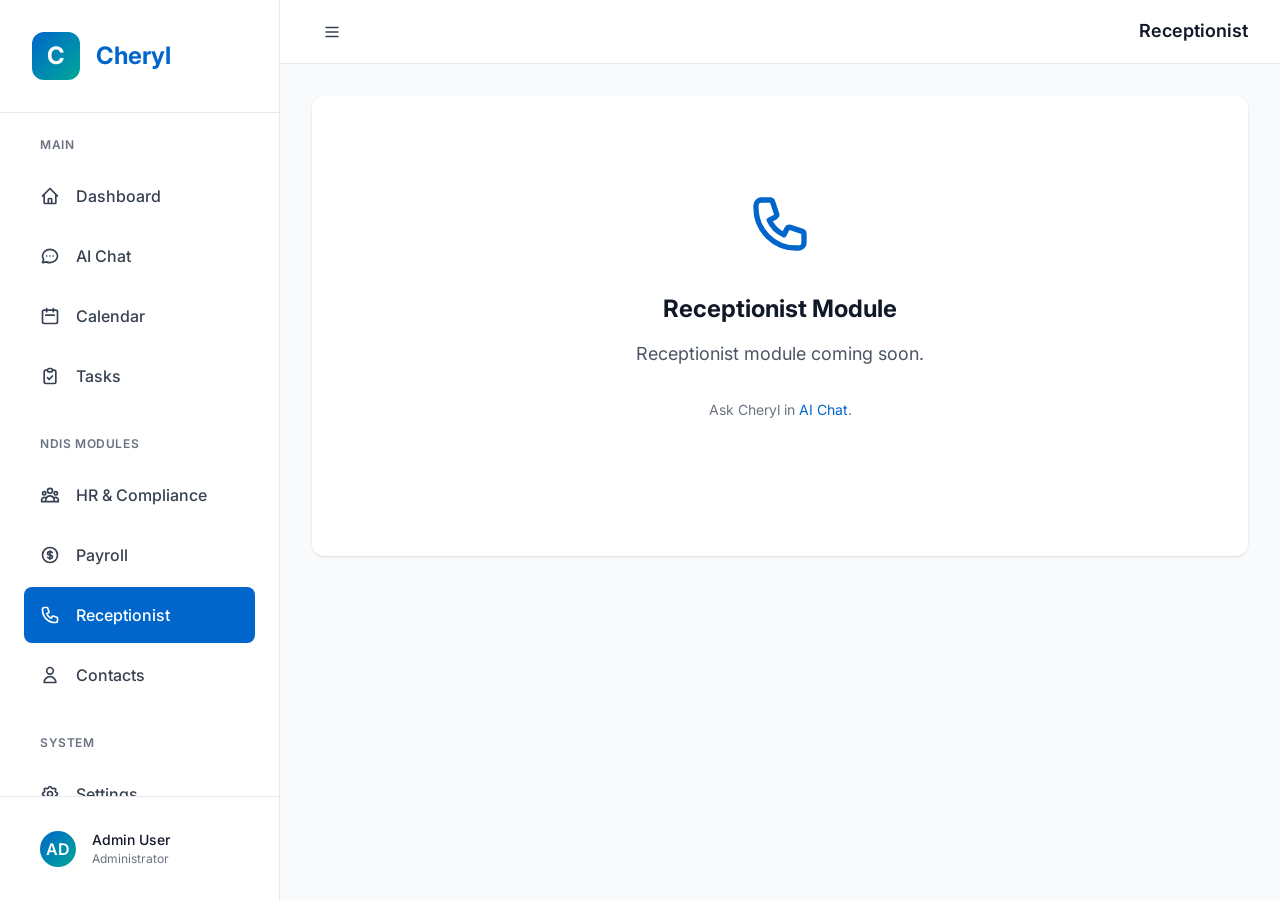
<file: receptionist.html>
<!DOCTYPE html>
<html lang="en">
<head>
    <meta charset="UTF-8">
    <meta name="viewport" content="width=device-width, initial-scale=1.0">
    <title>Receptionist - Cheryl</title>
    <link href="https://fonts.googleapis.com/css2?family=Inter:wght@400;500;600;700&display=swap" rel="stylesheet">
    <link rel="stylesheet" href="/css/cheryl-core.css">
    <link rel="stylesheet" href="/css/cheryl-components.css">
    <link rel="icon" type="image/svg+xml" href="/favicon.svg">
</head>
<body>
    <aside class="sidebar">
        <div class="sidebar-header"><a href="index.html" class="sidebar-logo"><div class="sidebar-logo-icon">C</div><span>Cheryl</span></a></div>
        <nav class="sidebar-nav">
            <div class="sidebar-nav-section"><h6 class="sidebar-nav-title">Main</h6>
                <a href="index.html" class="sidebar-nav-item"><svg class="sidebar-nav-icon" fill="none" stroke="currentColor" viewBox="0 0 24 24"><path stroke-linecap="round" stroke-linejoin="round" stroke-width="2" d="M3 12l2-2m0 0l7-7 7 7M5 10v10a1 1 0 001 1h3m10-11l2 2m-2-2v10a1 1 0 01-1 1h-3m-6 0a1 1 0 001-1v-4a1 1 0 011-1h2a1 1 0 011 1v4a1 1 0 001 1m-6 0h6"/></svg>Dashboard</a>
                <a href="chat.html" class="sidebar-nav-item"><svg class="sidebar-nav-icon" fill="none" stroke="currentColor" viewBox="0 0 24 24"><path stroke-linecap="round" stroke-linejoin="round" stroke-width="2" d="M8 12h.01M12 12h.01M16 12h.01M21 12c0 4.418-4.03 8-9 8a9.863 9.863 0 01-4.255-.949L3 20l1.395-3.72C3.512 15.042 3 13.574 3 12c0-4.418 4.03-8 9-8s9 3.582 9 8z"/></svg>AI Chat</a>
                <a href="calendar.html" class="sidebar-nav-item"><svg class="sidebar-nav-icon" fill="none" stroke="currentColor" viewBox="0 0 24 24"><path stroke-linecap="round" stroke-linejoin="round" stroke-width="2" d="M8 7V3m8 4V3m-9 8h10M5 21h14a2 2 0 002-2V7a2 2 0 00-2-2H5a2 2 0 00-2 2v12a2 2 0 002 2z"/></svg>Calendar</a>
                <a href="tasks.html" class="sidebar-nav-item"><svg class="sidebar-nav-icon" fill="none" stroke="currentColor" viewBox="0 0 24 24"><path stroke-linecap="round" stroke-linejoin="round" stroke-width="2" d="M9 5H7a2 2 0 00-2 2v12a2 2 0 002 2h10a2 2 0 002-2V7a2 2 0 00-2-2h-2M9 5a2 2 0 002 2h2a2 2 0 002-2M9 5a2 2 0 012-2h2a2 2 0 012 2m-6 9l2 2 4-4"/></svg>Tasks</a>
            </div>
            <div class="sidebar-nav-section"><h6 class="sidebar-nav-title">NDIS Modules</h6>
                <a href="hr.html" class="sidebar-nav-item"><svg class="sidebar-nav-icon" fill="none" stroke="currentColor" viewBox="0 0 24 24"><path stroke-linecap="round" stroke-linejoin="round" stroke-width="2" d="M17 20h5v-2a3 3 0 00-5.356-1.857M17 20H7m10 0v-2c0-.656-.126-1.283-.356-1.857M7 20H2v-2a3 3 0 015.356-1.857M7 20v-2c0-.656.126-1.283.356-1.857m0 0a5.002 5.002 0 019.288 0M15 7a3 3 0 11-6 0 3 3 0 016 0zm6 3a2 2 0 11-4 0 2 2 0 014 0zM7 10a2 2 0 11-4 0 2 2 0 014 0z"/></svg>HR & Compliance</a>
                <a href="payroll.html" class="sidebar-nav-item"><svg class="sidebar-nav-icon" fill="none" stroke="currentColor" viewBox="0 0 24 24"><path stroke-linecap="round" stroke-linejoin="round" stroke-width="2" d="M12 8c-1.657 0-3 .895-3 2s1.343 2 3 2 3 .895 3 2-1.343 2-3 2m0-8c1.11 0 2.08.402 2.599 1M12 8V7m0 1v8m0 0v1m0-1c-1.11 0-2.08-.402-2.599-1M21 12a9 9 0 11-18 0 9 9 0 0118 0z"/></svg>Payroll</a>
                <a href="receptionist.html" class="sidebar-nav-item active"><svg class="sidebar-nav-icon" fill="none" stroke="currentColor" viewBox="0 0 24 24"><path stroke-linecap="round" stroke-linejoin="round" stroke-width="2" d="M3 5a2 2 0 012-2h3.28a1 1 0 01.948.684l1.498 4.493a1 1 0 01-.502 1.21l-2.257 1.13a11.042 11.042 0 005.516 5.516l1.13-2.257a1 1 0 011.21-.502l4.493 1.498a1 1 0 01.684.949V19a2 2 0 01-2 2h-1C9.716 21 3 14.284 3 6V5z"/></svg>Receptionist</a>
                <a href="contacts.html" class="sidebar-nav-item"><svg class="sidebar-nav-icon" fill="none" stroke="currentColor" viewBox="0 0 24 24"><path stroke-linecap="round" stroke-linejoin="round" stroke-width="2" d="M16 7a4 4 0 11-8 0 4 4 0 018 0zM12 14a7 7 0 00-7 7h14a7 7 0 00-7-7z"/></svg>Contacts</a>
            </div>
            <div class="sidebar-nav-section"><h6 class="sidebar-nav-title">System</h6>
                <a href="settings.html" class="sidebar-nav-item"><svg class="sidebar-nav-icon" fill="none" stroke="currentColor" viewBox="0 0 24 24"><path stroke-linecap="round" stroke-linejoin="round" stroke-width="2" d="M10.325 4.317c.426-1.756 2.924-1.756 3.35 0a1.724 1.724 0 002.573 1.066c1.543-.94 3.31.826 2.37 2.37a1.724 1.724 0 001.065 2.572c1.756.426 1.756 2.924 0 3.35a1.724 1.724 0 00-1.066 2.573c.94 1.543-.826 3.31-2.37 2.37a1.724 1.724 0 00-2.572 1.065c-.426 1.756-2.924 1.756-3.35 0a1.724 1.724 0 00-2.573-1.066c-1.543.94-3.31-.826-2.37-2.37a1.724 1.724 0 00-1.065-2.572c-1.756-.426-1.756-2.924 0-3.35a1.724 1.724 0 001.066-2.573c-.94-1.543.826-3.31 2.37-2.37.996.608 2.296.07 2.572-1.065z"/><path stroke-linecap="round" stroke-linejoin="round" stroke-width="2" d="M15 12a3 3 0 11-6 0 3 3 0 016 0z"/></svg>Settings</a>
                <a href="help.html" class="sidebar-nav-item"><svg class="sidebar-nav-icon" fill="none" stroke="currentColor" viewBox="0 0 24 24"><path stroke-linecap="round" stroke-linejoin="round" stroke-width="2" d="M8.228 9c.549-1.165 2.03-2 3.772-2 2.21 0 4 1.343 4 3 0 1.4-1.278 2.575-3.006 2.907-.542.104-.994.54-.994 1.093m0 3h.01M21 12a9 9 0 11-18 0 9 9 0 0118 0z"/></svg>Help</a>
            </div>
        </nav>
        <div class="sidebar-footer"><div class="topbar-user"><div class="topbar-user-avatar">AD</div><div class="topbar-user-info"><div class="topbar-user-name">Admin User</div><div class="topbar-user-role">Administrator</div></div></div></div>
    </aside>
    <header class="topbar"><button class="btn btn-ghost btn-icon"><svg width="24" height="24" fill="none" stroke="currentColor" viewBox="0 0 24 24"><path stroke-linecap="round" stroke-linejoin="round" stroke-width="2" d="M4 6h16M4 12h16M4 18h16"/></svg></button><h2 style="margin: 0; font-size: var(--font-size-lg); font-weight: var(--font-weight-semibold);">Receptionist</h2></header>
    <main class="main-content">
        <div class="card"><div class="card-body" style="text-align: center; padding: var(--spacing-3xl);">
            <svg width="64" height="64" fill="none" stroke="var(--color-primary)" viewBox="0 0 24 24" style="margin: 0 auto var(--spacing-xl);"><path stroke-linecap="round" stroke-linejoin="round" stroke-width="2" d="M3 5a2 2 0 012-2h3.28a1 1 0 01.948.684l1.498 4.493a1 1 0 01-.502 1.21l-2.257 1.13a11.042 11.042 0 005.516 5.516l1.13-2.257a1 1 0 011.21-.502l4.493 1.498a1 1 0 01.684.949V19a2 2 0 01-2 2h-1C9.716 21 3 14.284 3 6V5z"/></svg>
            <h3 style="font-size: var(--font-size-2xl); font-weight: var(--font-weight-bold); margin-bottom: var(--spacing-md);">Receptionist Module</h3>
            <p style="font-size: var(--font-size-lg); color: var(--color-gray-600); max-width: 600px; margin: 0 auto var(--spacing-xl);">Receptionist module coming soon.</p>
            <p style="font-size: var(--font-size-sm); color: var(--color-gray-500);">Ask Cheryl in <a href="chat.html">AI Chat</a>.</p>
        </div></div>
    </main>
    <script src="/config.js"></script><script src="/js/cheryl-core.js"></script>
</body>
</html>
</file>
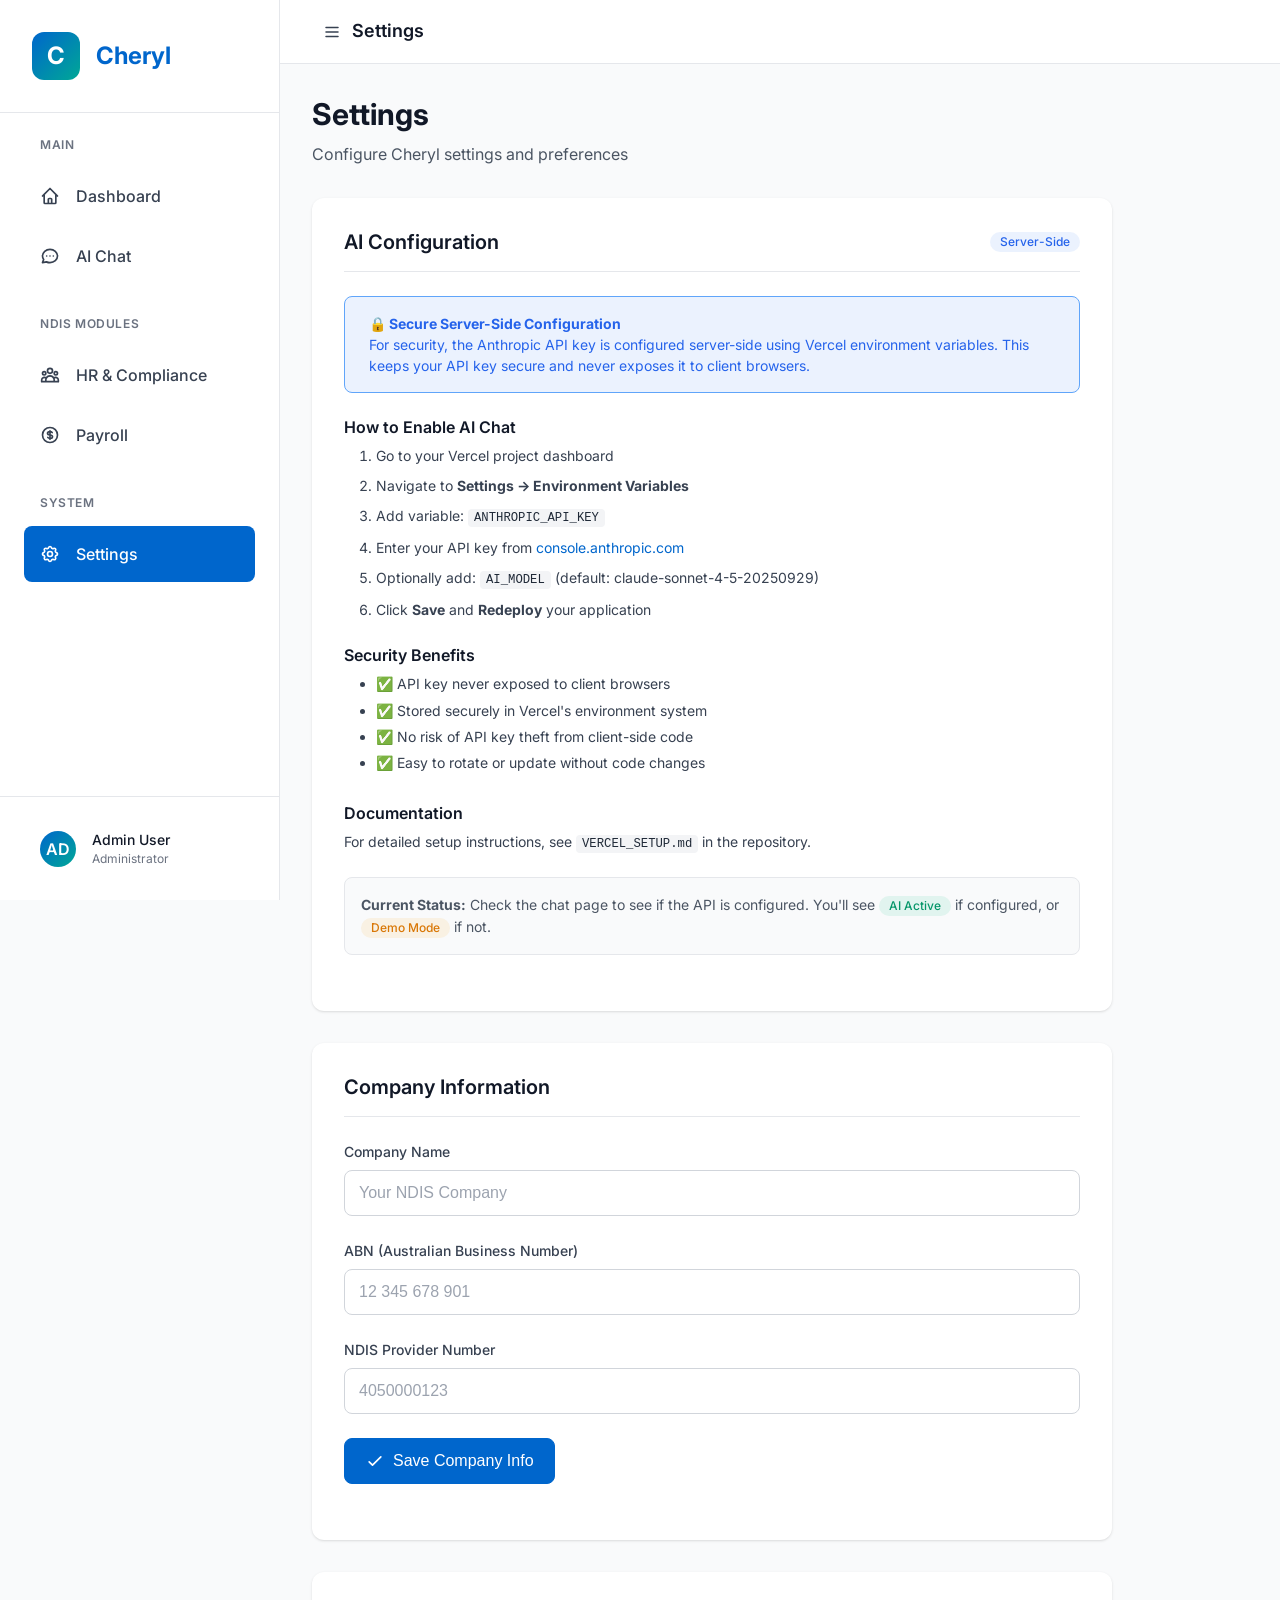
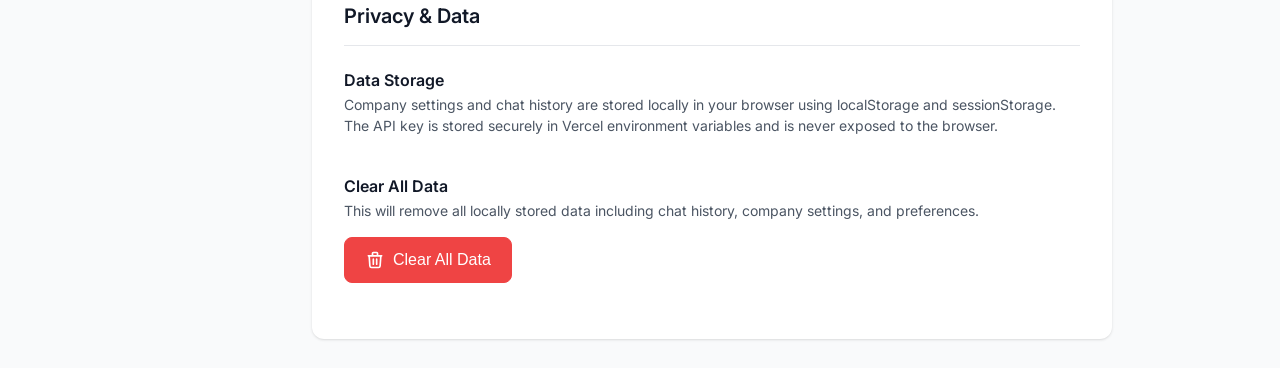
<file: settings.html>
<!DOCTYPE html>
<html lang="en">
<head>
    <meta charset="UTF-8">
    <meta name="viewport" content="width=device-width, initial-scale=1.0">
    <meta name="description" content="Settings - Cheryl NDIS">
    <title>Settings - Cheryl NDIS</title>

    <!-- Fonts -->
    <link rel="preconnect" href="https://fonts.googleapis.com">
    <link rel="preconnect" href="https://fonts.gstatic.com" crossorigin>
    <link href="https://fonts.googleapis.com/css2?family=Inter:wght@400;500;600;700&display=swap" rel="stylesheet">

    <!-- Styles -->
    <link rel="stylesheet" href="/css/cheryl-core.css">
    <link rel="stylesheet" href="/css/cheryl-components.css">

    <!-- Favicon -->
    <link rel="icon" type="image/svg+xml" href="/favicon.svg">
    <link rel="alternate icon" href="/favicon.ico">
</head>
<body>
    <!-- Sidebar Navigation -->
    <aside class="sidebar" id="sidebar">
        <div class="sidebar-header">
            <a href="index.html" class="sidebar-logo">
                <div class="sidebar-logo-icon">C</div>
                <span>Cheryl</span>
            </a>
        </div>

        <nav class="sidebar-nav">
            <div class="sidebar-nav-section">
                <h6 class="sidebar-nav-title">Main</h6>
                <a href="index.html" class="sidebar-nav-item">
                    <svg class="sidebar-nav-icon" fill="none" stroke="currentColor" viewBox="0 0 24 24">
                        <path stroke-linecap="round" stroke-linejoin="round" stroke-width="2" d="M3 12l2-2m0 0l7-7 7 7M5 10v10a1 1 0 001 1h3m10-11l2 2m-2-2v10a1 1 0 01-1 1h-3m-6 0a1 1 0 001-1v-4a1 1 0 011-1h2a1 1 0 011 1v4a1 1 0 001 1m-6 0h6"/>
                    </svg>
                    Dashboard
                </a>
                <a href="chat.html" class="sidebar-nav-item">
                    <svg class="sidebar-nav-icon" fill="none" stroke="currentColor" viewBox="0 0 24 24">
                        <path stroke-linecap="round" stroke-linejoin="round" stroke-width="2" d="M8 12h.01M12 12h.01M16 12h.01M21 12c0 4.418-4.03 8-9 8a9.863 9.863 0 01-4.255-.949L3 20l1.395-3.72C3.512 15.042 3 13.574 3 12c0-4.418 4.03-8 9-8s9 3.582 9 8z"/>
                    </svg>
                    AI Chat
                </a>
            </div>

            <div class="sidebar-nav-section">
                <h6 class="sidebar-nav-title">NDIS Modules</h6>
                <a href="hr.html" class="sidebar-nav-item">
                    <svg class="sidebar-nav-icon" fill="none" stroke="currentColor" viewBox="0 0 24 24">
                        <path stroke-linecap="round" stroke-linejoin="round" stroke-width="2" d="M17 20h5v-2a3 3 0 00-5.356-1.857M17 20H7m10 0v-2c0-.656-.126-1.283-.356-1.857M7 20H2v-2a3 3 0 015.356-1.857M7 20v-2c0-.656.126-1.283.356-1.857m0 0a5.002 5.002 0 019.288 0M15 7a3 3 0 11-6 0 3 3 0 016 0zm6 3a2 2 0 11-4 0 2 2 0 014 0zM7 10a2 2 0 11-4 0 2 2 0 014 0z"/>
                    </svg>
                    HR & Compliance
                </a>
                <a href="payroll.html" class="sidebar-nav-item">
                    <svg class="sidebar-nav-icon" fill="none" stroke="currentColor" viewBox="0 0 24 24">
                        <path stroke-linecap="round" stroke-linejoin="round" stroke-width="2" d="M12 8c-1.657 0-3 .895-3 2s1.343 2 3 2 3 .895 3 2-1.343 2-3 2m0-8c1.11 0 2.08.402 2.599 1M12 8V7m0 1v8m0 0v1m0-1c-1.11 0-2.08-.402-2.599-1M21 12a9 9 0 11-18 0 9 9 0 0118 0z"/>
                    </svg>
                    Payroll
                </a>
            </div>

            <div class="sidebar-nav-section">
                <h6 class="sidebar-nav-title">System</h6>
                <a href="settings.html" class="sidebar-nav-item active">
                    <svg class="sidebar-nav-icon" fill="none" stroke="currentColor" viewBox="0 0 24 24">
                        <path stroke-linecap="round" stroke-linejoin="round" stroke-width="2" d="M10.325 4.317c.426-1.756 2.924-1.756 3.35 0a1.724 1.724 0 002.573 1.066c1.543-.94 3.31.826 2.37 2.37a1.724 1.724 0 001.065 2.572c1.756.426 1.756 2.924 0 3.35a1.724 1.724 0 00-1.066 2.573c.94 1.543-.826 3.31-2.37 2.37a1.724 1.724 0 00-2.572 1.065c-.426 1.756-2.924 1.756-3.35 0a1.724 1.724 0 00-2.573-1.066c-1.543.94-3.31-.826-2.37-2.37a1.724 1.724 0 00-1.065-2.572c-1.756-.426-1.756-2.924 0-3.35a1.724 1.724 0 001.066-2.573c-.94-1.543.826-3.31 2.37-2.37.996.608 2.296.07 2.572-1.065z"/>
                        <path stroke-linecap="round" stroke-linejoin="round" stroke-width="2" d="M15 12a3 3 0 11-6 0 3 3 0 016 0z"/>
                    </svg>
                    Settings
                </a>
            </div>
        </nav>

        <div class="sidebar-footer">
            <div class="topbar-user">
                <div class="topbar-user-avatar">AD</div>
                <div class="topbar-user-info">
                    <div class="topbar-user-name">Admin User</div>
                    <div class="topbar-user-role">Administrator</div>
                </div>
            </div>
        </div>
    </aside>

    <!-- Top Bar -->
    <header class="topbar">
        <button class="btn btn-ghost btn-icon" id="menuToggle" aria-label="Toggle menu">
            <svg width="24" height="24" fill="none" stroke="currentColor" viewBox="0 0 24 24">
                <path stroke-linecap="round" stroke-linejoin="round" stroke-width="2" d="M4 6h16M4 12h16M4 18h16"/>
            </svg>
        </button>

        <div style="flex: 1;">
            <h2 style="margin: 0; font-size: var(--font-size-lg); font-weight: var(--font-weight-semibold); color: var(--color-gray-900);">
                Settings
            </h2>
        </div>
    </header>

    <!-- Main Content -->
    <main class="main-content">
        <!-- Page Header -->
        <div class="page-header">
            <h1 class="page-title">Settings</h1>
            <p class="page-subtitle">Configure Cheryl settings and preferences</p>
        </div>

        <div style="max-width: 800px;">
            <!-- AI Configuration Info -->
            <div class="card" style="margin-bottom: var(--spacing-xl);">
                <div class="card-header">
                    <h3 class="card-title">AI Configuration</h3>
                    <span class="badge badge-info" id="aiStatusBadge">Server-Side</span>
                </div>
                <div class="card-body">
                    <div class="alert alert-info">
                        <strong>🔒 Secure Server-Side Configuration</strong><br>
                        For security, the Anthropic API key is configured server-side using Vercel environment variables. This keeps your API key secure and never exposes it to client browsers.
                    </div>

                    <div style="display: flex; flex-direction: column; gap: var(--spacing-lg);">
                        <div>
                            <h4 style="font-size: var(--font-size-base); margin-bottom: var(--spacing-sm); font-weight: var(--font-weight-semibold);">
                                How to Enable AI Chat
                            </h4>
                            <ol style="margin: 0; padding-left: var(--spacing-xl); font-size: var(--font-size-sm); color: var(--color-gray-700); line-height: 1.6;">
                                <li style="margin-bottom: var(--spacing-sm);">Go to your Vercel project dashboard</li>
                                <li style="margin-bottom: var(--spacing-sm);">Navigate to <strong>Settings → Environment Variables</strong></li>
                                <li style="margin-bottom: var(--spacing-sm);">Add variable: <code style="background: var(--color-gray-100); padding: 2px 6px; border-radius: 4px;">ANTHROPIC_API_KEY</code></li>
                                <li style="margin-bottom: var(--spacing-sm);">Enter your API key from <a href="https://console.anthropic.com" target="_blank">console.anthropic.com</a></li>
                                <li style="margin-bottom: var(--spacing-sm);">Optionally add: <code style="background: var(--color-gray-100); padding: 2px 6px; border-radius: 4px;">AI_MODEL</code> (default: claude-sonnet-4-5-20250929)</li>
                                <li>Click <strong>Save</strong> and <strong>Redeploy</strong> your application</li>
                            </ol>
                        </div>

                        <div>
                            <h4 style="font-size: var(--font-size-base); margin-bottom: var(--spacing-sm); font-weight: var(--font-weight-semibold);">
                                Security Benefits
                            </h4>
                            <ul style="margin: 0; padding-left: var(--spacing-xl); font-size: var(--font-size-sm); color: var(--color-gray-700); line-height: 1.6;">
                                <li style="margin-bottom: var(--spacing-xs);">✅ API key never exposed to client browsers</li>
                                <li style="margin-bottom: var(--spacing-xs);">✅ Stored securely in Vercel's environment system</li>
                                <li style="margin-bottom: var(--spacing-xs);">✅ No risk of API key theft from client-side code</li>
                                <li style="margin-bottom: var(--spacing-xs);">✅ Easy to rotate or update without code changes</li>
                            </ul>
                        </div>

                        <div>
                            <h4 style="font-size: var(--font-size-base); margin-bottom: var(--spacing-sm); font-weight: var(--font-weight-semibold);">
                                Documentation
                            </h4>
                            <p style="margin: 0; font-size: var(--font-size-sm); color: var(--color-gray-700);">
                                For detailed setup instructions, see <a href="https://github.com/yourusername/NDIS/blob/main/VERCEL_SETUP.md" target="_blank"><code>VERCEL_SETUP.md</code></a> in the repository.
                            </p>
                        </div>

                        <div style="padding: var(--spacing-md); background: var(--color-gray-50); border-radius: var(--radius-lg); border: 1px solid var(--color-gray-200);">
                            <p style="margin: 0; font-size: var(--font-size-sm); color: var(--color-gray-600);">
                                <strong>Current Status:</strong> Check the chat page to see if the API is configured. You'll see <span class="badge badge-success">AI Active</span> if configured, or <span class="badge badge-warning">Demo Mode</span> if not.
                            </p>
                        </div>
                    </div>
                </div>
            </div>

            <!-- Company Settings -->
            <div class="card" style="margin-bottom: var(--spacing-xl);">
                <div class="card-header">
                    <h3 class="card-title">Company Information</h3>
                </div>
                <div class="card-body">
                    <form id="companyForm">
                        <div class="form-group">
                            <label class="form-label">Company Name</label>
                            <input type="text" id="companyName" class="form-control" placeholder="Your NDIS Company">
                        </div>

                        <div class="form-group">
                            <label class="form-label">ABN (Australian Business Number)</label>
                            <input type="text" id="companyAbn" class="form-control" placeholder="12 345 678 901">
                        </div>

                        <div class="form-group">
                            <label class="form-label">NDIS Provider Number</label>
                            <input type="text" id="ndisProvider" class="form-control" placeholder="4050000123">
                        </div>

                        <button type="submit" class="btn btn-primary">
                            <svg width="20" height="20" fill="none" stroke="currentColor" viewBox="0 0 24 24">
                                <path stroke-linecap="round" stroke-linejoin="round" stroke-width="2" d="M5 13l4 4L19 7"/>
                            </svg>
                            Save Company Info
                        </button>
                    </form>
                </div>
            </div>

            <!-- Privacy & Data -->
            <div class="card">
                <div class="card-header">
                    <h3 class="card-title">Privacy & Data</h3>
                </div>
                <div class="card-body">
                    <div style="display: flex; flex-direction: column; gap: var(--spacing-lg);">
                        <div>
                            <h4 style="font-size: var(--font-size-base); margin-bottom: var(--spacing-xs);">Data Storage</h4>
                            <p style="font-size: var(--font-size-sm); color: var(--color-gray-600); margin-bottom: var(--spacing-md);">
                                Company settings and chat history are stored locally in your browser using localStorage and sessionStorage.
                                The API key is stored securely in Vercel environment variables and is never exposed to the browser.
                            </p>
                        </div>

                        <div>
                            <h4 style="font-size: var(--font-size-base); margin-bottom: var(--spacing-xs);">Clear All Data</h4>
                            <p style="font-size: var(--font-size-sm); color: var(--color-gray-600); margin-bottom: var(--spacing-md);">
                                This will remove all locally stored data including chat history, company settings, and preferences.
                            </p>
                            <button class="btn btn-error" id="clearAllData">
                                <svg width="20" height="20" fill="none" stroke="currentColor" viewBox="0 0 24 24">
                                    <path stroke-linecap="round" stroke-linejoin="round" stroke-width="2" d="M19 7l-.867 12.142A2 2 0 0116.138 21H7.862a2 2 0 01-1.995-1.858L5 7m5 4v6m4-6v6m1-10V4a1 1 0 00-1-1h-4a1 1 0 00-1 1v3M4 7h16"/>
                                </svg>
                                Clear All Data
                            </button>
                        </div>
                    </div>
                </div>
            </div>
        </div>
    </main>

    <!-- Scripts -->
    <script src="/config.js"></script>
    <script src="/js/cheryl-core.js"></script>
    <script>
        // Load settings on page load
        document.addEventListener('DOMContentLoaded', () => {
            loadSettings();
        });

        // Save company info
        document.getElementById('companyForm').addEventListener('submit', function(e) {
            e.preventDefault();

            const companyName = document.getElementById('companyName').value.trim();
            const companyAbn = document.getElementById('companyAbn').value.trim();
            const ndisProvider = document.getElementById('ndisProvider').value.trim();

            localStorage.setItem('cheryl_company_name', companyName);
            localStorage.setItem('cheryl_company_abn', companyAbn);
            localStorage.setItem('cheryl_ndis_provider', ndisProvider);

            CherylToast.success('Company information saved');
        });

        // Clear all data
        document.getElementById('clearAllData').addEventListener('click', function() {
            if (confirm('⚠️ This will delete ALL locally stored data including chat history and settings. Are you sure?')) {
                if (confirm('This action cannot be undone. Continue?')) {
                    localStorage.clear();
                    sessionStorage.clear();
                    CherylToast.success('All data cleared');
                    setTimeout(() => window.location.reload(), 1000);
                }
            }
        });

        // Load settings from localStorage
        function loadSettings() {
            const companyName = localStorage.getItem('cheryl_company_name');
            const companyAbn = localStorage.getItem('cheryl_company_abn');
            const ndisProvider = localStorage.getItem('cheryl_ndis_provider');

            if (companyName) {
                document.getElementById('companyName').value = companyName;
            }

            if (companyAbn) {
                document.getElementById('companyAbn').value = companyAbn;
            }

            if (ndisProvider) {
                document.getElementById('ndisProvider').value = ndisProvider;
            }
        }
    </script>
</body>
</html>
</file>
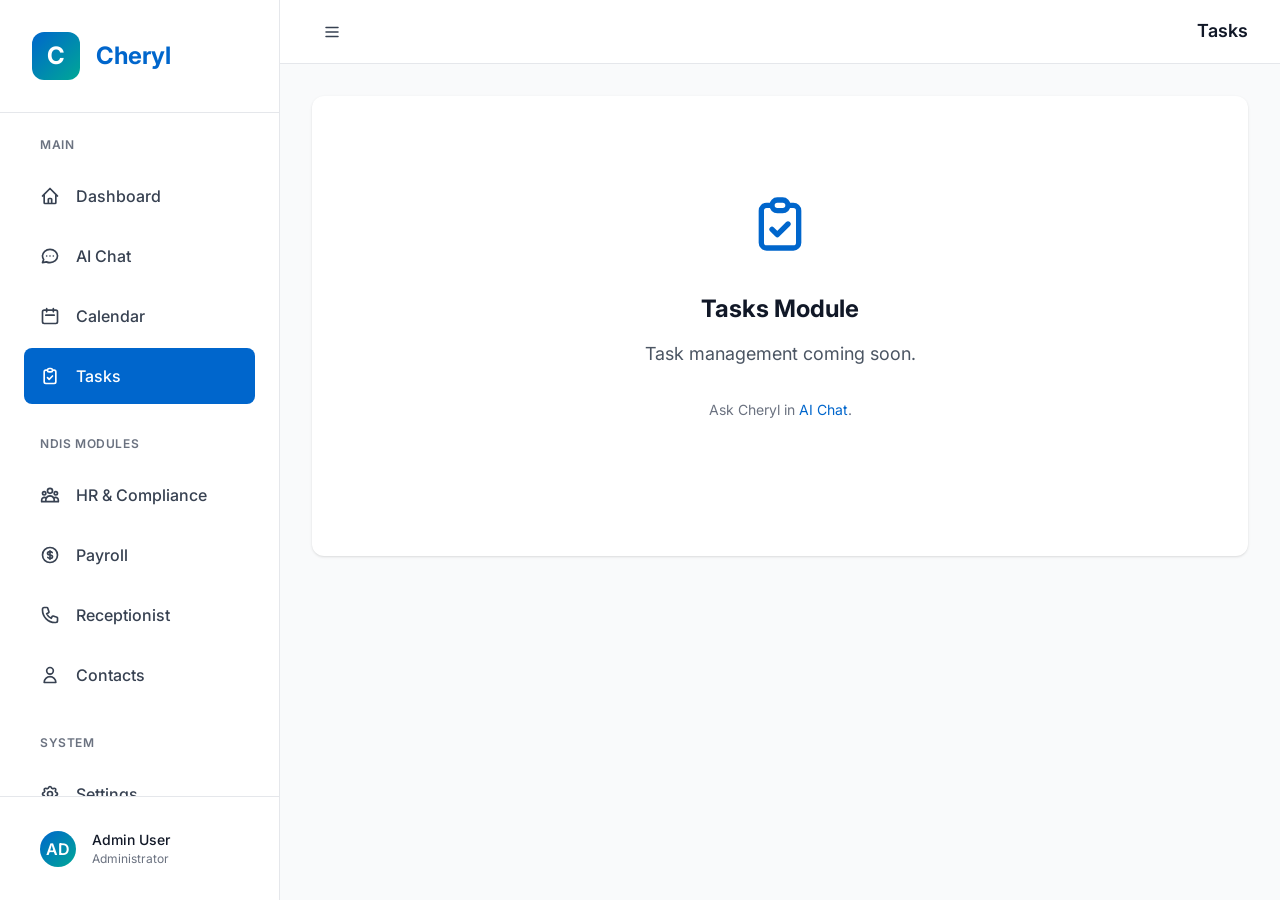
<file: tasks.html>
<!DOCTYPE html>
<html lang="en">
<head>
    <meta charset="UTF-8">
    <meta name="viewport" content="width=device-width, initial-scale=1.0">
    <title>Tasks - Cheryl NDIS Assistant</title>
    <link href="https://fonts.googleapis.com/css2?family=Inter:wght@400;500;600;700&display=swap" rel="stylesheet">
    <link rel="stylesheet" href="/css/cheryl-core.css">
    <link rel="stylesheet" href="/css/cheryl-components.css">
    <link rel="icon" type="image/svg+xml" href="/favicon.svg">
</head>
<body>
    <aside class="sidebar">
        <div class="sidebar-header">
            <a href="index.html" class="sidebar-logo">
                <div class="sidebar-logo-icon">C</div>
                <span>Cheryl</span>
            </a>
        </div>
        <nav class="sidebar-nav">
            <div class="sidebar-nav-section">
                <h6 class="sidebar-nav-title">Main</h6>
                <a href="index.html" class="sidebar-nav-item"><svg class="sidebar-nav-icon" fill="none" stroke="currentColor" viewBox="0 0 24 24"><path stroke-linecap="round" stroke-linejoin="round" stroke-width="2" d="M3 12l2-2m0 0l7-7 7 7M5 10v10a1 1 0 001 1h3m10-11l2 2m-2-2v10a1 1 0 01-1 1h-3m-6 0a1 1 0 001-1v-4a1 1 0 011-1h2a1 1 0 011 1v4a1 1 0 001 1m-6 0h6"/></svg>Dashboard</a>
                <a href="chat.html" class="sidebar-nav-item"><svg class="sidebar-nav-icon" fill="none" stroke="currentColor" viewBox="0 0 24 24"><path stroke-linecap="round" stroke-linejoin="round" stroke-width="2" d="M8 12h.01M12 12h.01M16 12h.01M21 12c0 4.418-4.03 8-9 8a9.863 9.863 0 01-4.255-.949L3 20l1.395-3.72C3.512 15.042 3 13.574 3 12c0-4.418 4.03-8 9-8s9 3.582 9 8z"/></svg>AI Chat</a>
                <a href="calendar.html" class="sidebar-nav-item"><svg class="sidebar-nav-icon" fill="none" stroke="currentColor" viewBox="0 0 24 24"><path stroke-linecap="round" stroke-linejoin="round" stroke-width="2" d="M8 7V3m8 4V3m-9 8h10M5 21h14a2 2 0 002-2V7a2 2 0 00-2-2H5a2 2 0 00-2 2v12a2 2 0 002 2z"/></svg>Calendar</a>
                <a href="tasks.html" class="sidebar-nav-item active"><svg class="sidebar-nav-icon" fill="none" stroke="currentColor" viewBox="0 0 24 24"><path stroke-linecap="round" stroke-linejoin="round" stroke-width="2" d="M9 5H7a2 2 0 00-2 2v12a2 2 0 002 2h10a2 2 0 002-2V7a2 2 0 00-2-2h-2M9 5a2 2 0 002 2h2a2 2 0 002-2M9 5a2 2 0 012-2h2a2 2 0 012 2m-6 9l2 2 4-4"/></svg>Tasks</a>
            </div>
            <div class="sidebar-nav-section">
                <h6 class="sidebar-nav-title">NDIS Modules</h6>
                <a href="hr.html" class="sidebar-nav-item"><svg class="sidebar-nav-icon" fill="none" stroke="currentColor" viewBox="0 0 24 24"><path stroke-linecap="round" stroke-linejoin="round" stroke-width="2" d="M17 20h5v-2a3 3 0 00-5.356-1.857M17 20H7m10 0v-2c0-.656-.126-1.283-.356-1.857M7 20H2v-2a3 3 0 015.356-1.857M7 20v-2c0-.656.126-1.283.356-1.857m0 0a5.002 5.002 0 019.288 0M15 7a3 3 0 11-6 0 3 3 0 016 0zm6 3a2 2 0 11-4 0 2 2 0 014 0zM7 10a2 2 0 11-4 0 2 2 0 014 0z"/></svg>HR & Compliance</a>
                <a href="payroll.html" class="sidebar-nav-item"><svg class="sidebar-nav-icon" fill="none" stroke="currentColor" viewBox="0 0 24 24"><path stroke-linecap="round" stroke-linejoin="round" stroke-width="2" d="M12 8c-1.657 0-3 .895-3 2s1.343 2 3 2 3 .895 3 2-1.343 2-3 2m0-8c1.11 0 2.08.402 2.599 1M12 8V7m0 1v8m0 0v1m0-1c-1.11 0-2.08-.402-2.599-1M21 12a9 9 0 11-18 0 9 9 0 0118 0z"/></svg>Payroll</a>
                <a href="receptionist.html" class="sidebar-nav-item"><svg class="sidebar-nav-icon" fill="none" stroke="currentColor" viewBox="0 0 24 24"><path stroke-linecap="round" stroke-linejoin="round" stroke-width="2" d="M3 5a2 2 0 012-2h3.28a1 1 0 01.948.684l1.498 4.493a1 1 0 01-.502 1.21l-2.257 1.13a11.042 11.042 0 005.516 5.516l1.13-2.257a1 1 0 011.21-.502l4.493 1.498a1 1 0 01.684.949V19a2 2 0 01-2 2h-1C9.716 21 3 14.284 3 6V5z"/></svg>Receptionist</a>
                <a href="contacts.html" class="sidebar-nav-item"><svg class="sidebar-nav-icon" fill="none" stroke="currentColor" viewBox="0 0 24 24"><path stroke-linecap="round" stroke-linejoin="round" stroke-width="2" d="M16 7a4 4 0 11-8 0 4 4 0 018 0zM12 14a7 7 0 00-7 7h14a7 7 0 00-7-7z"/></svg>Contacts</a>
            </div>
            <div class="sidebar-nav-section">
                <h6 class="sidebar-nav-title">System</h6>
                <a href="settings.html" class="sidebar-nav-item"><svg class="sidebar-nav-icon" fill="none" stroke="currentColor" viewBox="0 0 24 24"><path stroke-linecap="round" stroke-linejoin="round" stroke-width="2" d="M10.325 4.317c.426-1.756 2.924-1.756 3.35 0a1.724 1.724 0 002.573 1.066c1.543-.94 3.31.826 2.37 2.37a1.724 1.724 0 001.065 2.572c1.756.426 1.756 2.924 0 3.35a1.724 1.724 0 00-1.066 2.573c.94 1.543-.826 3.31-2.37 2.37a1.724 1.724 0 00-2.572 1.065c-.426 1.756-2.924 1.756-3.35 0a1.724 1.724 0 00-2.573-1.066c-1.543.94-3.31-.826-2.37-2.37a1.724 1.724 0 00-1.065-2.572c-1.756-.426-1.756-2.924 0-3.35a1.724 1.724 0 001.066-2.573c-.94-1.543.826-3.31 2.37-2.37.996.608 2.296.07 2.572-1.065z"/><path stroke-linecap="round" stroke-linejoin="round" stroke-width="2" d="M15 12a3 3 0 11-6 0 3 3 0 016 0z"/></svg>Settings</a>
                <a href="help.html" class="sidebar-nav-item"><svg class="sidebar-nav-icon" fill="none" stroke="currentColor" viewBox="0 0 24 24"><path stroke-linecap="round" stroke-linejoin="round" stroke-width="2" d="M8.228 9c.549-1.165 2.03-2 3.772-2 2.21 0 4 1.343 4 3 0 1.4-1.278 2.575-3.006 2.907-.542.104-.994.54-.994 1.093m0 3h.01M21 12a9 9 0 11-18 0 9 9 0 0118 0z"/></svg>Help</a>
            </div>
        </nav>
        <div class="sidebar-footer">
            <div class="topbar-user">
                <div class="topbar-user-avatar">AD</div>
                <div class="topbar-user-info">
                    <div class="topbar-user-name">Admin User</div>
                    <div class="topbar-user-role">Administrator</div>
                </div>
            </div>
        </div>
    </aside>
    <header class="topbar">
        <button class="btn btn-ghost btn-icon"><svg width="24" height="24" fill="none" stroke="currentColor" viewBox="0 0 24 24"><path stroke-linecap="round" stroke-linejoin="round" stroke-width="2" d="M4 6h16M4 12h16M4 18h16"/></svg></button>
        <h2 style="margin: 0; font-size: var(--font-size-lg); font-weight: var(--font-weight-semibold);">Tasks</h2>
    </header>
    <main class="main-content">
        <div class="card">
            <div class="card-body" style="text-align: center; padding: var(--spacing-3xl);">
                <svg width="64" height="64" fill="none" stroke="var(--color-primary)" viewBox="0 0 24 24" style="margin: 0 auto var(--spacing-xl);"><path stroke-linecap="round" stroke-linejoin="round" stroke-width="2" d="M9 5H7a2 2 0 00-2 2v12a2 2 0 002 2h10a2 2 0 002-2V7a2 2 0 00-2-2h-2M9 5a2 2 0 002 2h2a2 2 0 002-2M9 5a2 2 0 012-2h2a2 2 0 012 2m-6 9l2 2 4-4"/></svg>
                <h3 style="font-size: var(--font-size-2xl); font-weight: var(--font-weight-bold); margin-bottom: var(--spacing-md);">Tasks Module</h3>
                <p style="font-size: var(--font-size-lg); color: var(--color-gray-600); max-width: 600px; margin: 0 auto var(--spacing-xl);">Task management coming soon.</p>
                <p style="font-size: var(--font-size-sm); color: var(--color-gray-500);">Ask Cheryl in <a href="chat.html">AI Chat</a>.</p>
            </div>
        </div>
    </main>
    <script src="/config.js"></script>
    <script src="/js/cheryl-core.js"></script>
</body>
</html>
</file>
<file: css/cheryl-core.css>
/*
 * Cheryl Clinical UI Framework
 * Modern, accessible, clinical-styled design system
 */

/* ===== CSS Variables (Design Tokens) ===== */
:root {
  /* Clinical Color Palette */
  --color-primary: #0066CC;
  --color-primary-light: #3385DB;
  --color-primary-dark: #004C99;
  --color-secondary: #00A896;
  --color-secondary-light: #33BBA9;
  --color-secondary-dark: #008577;

  /* Neutral Colors */
  --color-white: #FFFFFF;
  --color-gray-50: #F9FAFB;
  --color-gray-100: #F3F4F6;
  --color-gray-200: #E5E7EB;
  --color-gray-300: #D1D5DB;
  --color-gray-400: #9CA3AF;
  --color-gray-500: #6B7280;
  --color-gray-600: #4B5563;
  --color-gray-700: #374151;
  --color-gray-800: #1F2937;
  --color-gray-900: #111827;

  /* Semantic Colors */
  --color-success: #10B981;
  --color-success-light: #34D399;
  --color-success-dark: #059669;
  --color-warning: #F59E0B;
  --color-warning-light: #FBBF24;
  --color-warning-dark: #D97706;
  --color-error: #EF4444;
  --color-error-light: #F87171;
  --color-error-dark: #DC2626;
  --color-info: #3B82F6;
  --color-info-light: #60A5FA;
  --color-info-dark: #2563EB;

  /* Typography */
  --font-primary: 'Inter', -apple-system, BlinkMacSystemFont, 'Segoe UI', 'Roboto', 'Oxygen', 'Ubuntu', sans-serif;
  --font-mono: 'JetBrains Mono', 'SF Mono', Monaco, 'Cascadia Code', 'Roboto Mono', monospace;

  --font-size-xs: 0.75rem;      /* 12px */
  --font-size-sm: 0.875rem;     /* 14px */
  --font-size-base: 1rem;       /* 16px */
  --font-size-lg: 1.125rem;     /* 18px */
  --font-size-xl: 1.25rem;      /* 20px */
  --font-size-2xl: 1.5rem;      /* 24px */
  --font-size-3xl: 1.875rem;    /* 30px */
  --font-size-4xl: 2.25rem;     /* 36px */

  --font-weight-normal: 400;
  --font-weight-medium: 500;
  --font-weight-semibold: 600;
  --font-weight-bold: 700;

  --line-height-tight: 1.25;
  --line-height-normal: 1.5;
  --line-height-relaxed: 1.75;

  /* Spacing */
  --spacing-xs: 0.25rem;    /* 4px */
  --spacing-sm: 0.5rem;     /* 8px */
  --spacing-md: 1rem;       /* 16px */
  --spacing-lg: 1.5rem;     /* 24px */
  --spacing-xl: 2rem;       /* 32px */
  --spacing-2xl: 3rem;      /* 48px */
  --spacing-3xl: 4rem;      /* 64px */

  /* Border Radius */
  --radius-sm: 0.25rem;     /* 4px */
  --radius-md: 0.375rem;    /* 6px */
  --radius-lg: 0.5rem;      /* 8px */
  --radius-xl: 0.75rem;     /* 12px */
  --radius-2xl: 1rem;       /* 16px */
  --radius-full: 9999px;

  /* Shadows */
  --shadow-xs: 0 1px 2px 0 rgb(0 0 0 / 0.05);
  --shadow-sm: 0 1px 3px 0 rgb(0 0 0 / 0.1), 0 1px 2px -1px rgb(0 0 0 / 0.1);
  --shadow-md: 0 4px 6px -1px rgb(0 0 0 / 0.1), 0 2px 4px -2px rgb(0 0 0 / 0.1);
  --shadow-lg: 0 10px 15px -3px rgb(0 0 0 / 0.1), 0 4px 6px -4px rgb(0 0 0 / 0.1);
  --shadow-xl: 0 20px 25px -5px rgb(0 0 0 / 0.1), 0 8px 10px -6px rgb(0 0 0 / 0.1);

  /* Transitions */
  --transition-fast: 150ms cubic-bezier(0.4, 0, 0.2, 1);
  --transition-base: 200ms cubic-bezier(0.4, 0, 0.2, 1);
  --transition-slow: 300ms cubic-bezier(0.4, 0, 0.2, 1);

  /* Z-Index Scale */
  --z-dropdown: 1000;
  --z-sticky: 1020;
  --z-fixed: 1030;
  --z-modal-backdrop: 1040;
  --z-modal: 1050;
  --z-popover: 1060;
  --z-tooltip: 1070;
  --z-notification: 1080;
}

/* ===== Reset & Base Styles ===== */
*, *::before, *::after {
  box-sizing: border-box;
  margin: 0;
  padding: 0;
}

html {
  font-size: 16px;
  -webkit-font-smoothing: antialiased;
  -moz-osx-font-smoothing: grayscale;
  text-rendering: optimizeLegibility;
}

body {
  font-family: var(--font-primary);
  font-size: var(--font-size-base);
  font-weight: var(--font-weight-normal);
  line-height: var(--line-height-normal);
  color: var(--color-gray-900);
  background-color: var(--color-gray-50);
  overflow-x: hidden;
}

/* ===== Typography ===== */
h1, h2, h3, h4, h5, h6 {
  font-weight: var(--font-weight-semibold);
  line-height: var(--line-height-tight);
  color: var(--color-gray-900);
  margin-bottom: var(--spacing-md);
}

h1 { font-size: var(--font-size-4xl); }
h2 { font-size: var(--font-size-3xl); }
h3 { font-size: var(--font-size-2xl); }
h4 { font-size: var(--font-size-xl); }
h5 { font-size: var(--font-size-lg); }
h6 { font-size: var(--font-size-base); }

p {
  margin-bottom: var(--spacing-md);
  color: var(--color-gray-700);
}

a {
  color: var(--color-primary);
  text-decoration: none;
  transition: color var(--transition-fast);
}

a:hover {
  color: var(--color-primary-dark);
  text-decoration: underline;
}

a:focus-visible {
  outline: 2px solid var(--color-primary);
  outline-offset: 2px;
  border-radius: var(--radius-sm);
}

code {
  font-family: var(--font-mono);
  font-size: 0.875em;
  background-color: var(--color-gray-100);
  padding: 0.125rem 0.375rem;
  border-radius: var(--radius-sm);
  color: var(--color-gray-800);
}

/* ===== Layout ===== */
.container {
  width: 100%;
  max-width: 1280px;
  margin: 0 auto;
  padding: 0 var(--spacing-lg);
}

.container-fluid {
  width: 100%;
  padding: 0 var(--spacing-lg);
}

/* ===== Cards ===== */
.card {
  background-color: var(--color-white);
  border-radius: var(--radius-xl);
  box-shadow: var(--shadow-sm);
  padding: var(--spacing-xl);
  transition: box-shadow var(--transition-base);
}

.card:hover {
  box-shadow: var(--shadow-md);
}

.card-header {
  display: flex;
  align-items: center;
  justify-content: space-between;
  margin-bottom: var(--spacing-lg);
  padding-bottom: var(--spacing-md);
  border-bottom: 1px solid var(--color-gray-200);
}

.card-title {
  font-size: var(--font-size-xl);
  font-weight: var(--font-weight-semibold);
  color: var(--color-gray-900);
  margin: 0;
}

.card-body {
  margin-bottom: var(--spacing-lg);
}

.card-footer {
  display: flex;
  align-items: center;
  justify-content: flex-end;
  gap: var(--spacing-md);
  padding-top: var(--spacing-md);
  border-top: 1px solid var(--color-gray-200);
}

/* ===== Buttons ===== */
.btn {
  display: inline-flex;
  align-items: center;
  justify-content: center;
  gap: var(--spacing-sm);
  padding: 0.625rem 1.25rem;
  font-size: var(--font-size-base);
  font-weight: var(--font-weight-medium);
  line-height: 1.5;
  text-align: center;
  text-decoration: none;
  white-space: nowrap;
  vertical-align: middle;
  cursor: pointer;
  user-select: none;
  border: 1px solid transparent;
  border-radius: var(--radius-lg);
  transition: all var(--transition-base);
}

.btn:focus-visible {
  outline: 2px solid var(--color-primary);
  outline-offset: 2px;
}

.btn:disabled {
  opacity: 0.5;
  cursor: not-allowed;
}

.btn-primary {
  color: var(--color-white);
  background-color: var(--color-primary);
  border-color: var(--color-primary);
}

.btn-primary:hover:not(:disabled) {
  background-color: var(--color-primary-dark);
  border-color: var(--color-primary-dark);
  transform: translateY(-1px);
  box-shadow: var(--shadow-md);
}

.btn-secondary {
  color: var(--color-white);
  background-color: var(--color-secondary);
  border-color: var(--color-secondary);
}

.btn-secondary:hover:not(:disabled) {
  background-color: var(--color-secondary-dark);
  border-color: var(--color-secondary-dark);
  transform: translateY(-1px);
  box-shadow: var(--shadow-md);
}

.btn-outline {
  color: var(--color-primary);
  background-color: transparent;
  border-color: var(--color-primary);
}

.btn-outline:hover:not(:disabled) {
  color: var(--color-white);
  background-color: var(--color-primary);
}

.btn-ghost {
  color: var(--color-gray-700);
  background-color: transparent;
  border-color: transparent;
}

.btn-ghost:hover:not(:disabled) {
  color: var(--color-gray-900);
  background-color: var(--color-gray-100);
}

.btn-success {
  color: var(--color-white);
  background-color: var(--color-success);
  border-color: var(--color-success);
}

.btn-success:hover:not(:disabled) {
  background-color: var(--color-success-dark);
  border-color: var(--color-success-dark);
}

.btn-warning {
  color: var(--color-white);
  background-color: var(--color-warning);
  border-color: var(--color-warning);
}

.btn-error {
  color: var(--color-white);
  background-color: var(--color-error);
  border-color: var(--color-error);
}

.btn-sm {
  padding: 0.375rem 0.875rem;
  font-size: var(--font-size-sm);
}

.btn-lg {
  padding: 0.875rem 1.75rem;
  font-size: var(--font-size-lg);
}

.btn-icon {
  padding: 0.625rem;
  width: 2.5rem;
  height: 2.5rem;
}

/* ===== Forms ===== */
.form-group {
  margin-bottom: var(--spacing-lg);
}

.form-label {
  display: block;
  margin-bottom: var(--spacing-sm);
  font-size: var(--font-size-sm);
  font-weight: var(--font-weight-medium);
  color: var(--color-gray-700);
}

.form-label-required::after {
  content: '*';
  color: var(--color-error);
  margin-left: var(--spacing-xs);
}

.form-control {
  display: block;
  width: 100%;
  padding: 0.625rem 0.875rem;
  font-size: var(--font-size-base);
  font-weight: var(--font-weight-normal);
  line-height: 1.5;
  color: var(--color-gray-900);
  background-color: var(--color-white);
  background-clip: padding-box;
  border: 1px solid var(--color-gray-300);
  border-radius: var(--radius-lg);
  transition: border-color var(--transition-base), box-shadow var(--transition-base);
}

.form-control:focus {
  outline: none;
  border-color: var(--color-primary);
  box-shadow: 0 0 0 3px rgba(0, 102, 204, 0.1);
}

.form-control::placeholder {
  color: var(--color-gray-400);
  opacity: 1;
}

.form-control:disabled {
  background-color: var(--color-gray-100);
  opacity: 0.6;
  cursor: not-allowed;
}

.form-select {
  display: block;
  width: 100%;
  padding: 0.625rem 2.5rem 0.625rem 0.875rem;
  font-size: var(--font-size-base);
  font-weight: var(--font-weight-normal);
  line-height: 1.5;
  color: var(--color-gray-900);
  background-color: var(--color-white);
  background-image: url("data:image/svg+xml,%3csvg xmlns='http://www.w3.org/2000/svg' viewBox='0 0 16 16'%3e%3cpath fill='none' stroke='%23343a40' stroke-linecap='round' stroke-linejoin='round' stroke-width='2' d='M2 5l6 6 6-6'/%3e%3c/svg%3e");
  background-repeat: no-repeat;
  background-position: right 0.75rem center;
  background-size: 16px 12px;
  border: 1px solid var(--color-gray-300);
  border-radius: var(--radius-lg);
  appearance: none;
  transition: border-color var(--transition-base), box-shadow var(--transition-base);
}

.form-select:focus {
  outline: none;
  border-color: var(--color-primary);
  box-shadow: 0 0 0 3px rgba(0, 102, 204, 0.1);
}

.form-helper {
  display: block;
  margin-top: var(--spacing-xs);
  font-size: var(--font-size-sm);
  color: var(--color-gray-600);
}

.form-error {
  display: block;
  margin-top: var(--spacing-xs);
  font-size: var(--font-size-sm);
  color: var(--color-error);
}

.form-control.is-invalid {
  border-color: var(--color-error);
}

.form-control.is-invalid:focus {
  box-shadow: 0 0 0 3px rgba(239, 68, 68, 0.1);
}

/* ===== Badges ===== */
.badge {
  display: inline-flex;
  align-items: center;
  padding: 0.25rem 0.625rem;
  font-size: var(--font-size-xs);
  font-weight: var(--font-weight-medium);
  line-height: 1;
  text-align: center;
  white-space: nowrap;
  vertical-align: baseline;
  border-radius: var(--radius-full);
}

.badge-primary {
  color: var(--color-primary-dark);
  background-color: rgba(0, 102, 204, 0.1);
}

.badge-success {
  color: var(--color-success-dark);
  background-color: rgba(16, 185, 129, 0.1);
}

.badge-warning {
  color: var(--color-warning-dark);
  background-color: rgba(245, 158, 11, 0.1);
}

.badge-error {
  color: var(--color-error-dark);
  background-color: rgba(239, 68, 68, 0.1);
}

.badge-info {
  color: var(--color-info-dark);
  background-color: rgba(59, 130, 246, 0.1);
}

.badge-gray {
  color: var(--color-gray-700);
  background-color: var(--color-gray-100);
}

/* ===== Alerts ===== */
.alert {
  position: relative;
  padding: var(--spacing-md) var(--spacing-lg);
  margin-bottom: var(--spacing-lg);
  border: 1px solid transparent;
  border-radius: var(--radius-lg);
  font-size: var(--font-size-sm);
}

.alert-success {
  color: var(--color-success-dark);
  background-color: rgba(16, 185, 129, 0.1);
  border-color: var(--color-success-light);
}

.alert-warning {
  color: var(--color-warning-dark);
  background-color: rgba(245, 158, 11, 0.1);
  border-color: var(--color-warning-light);
}

.alert-error {
  color: var(--color-error-dark);
  background-color: rgba(239, 68, 68, 0.1);
  border-color: var(--color-error-light);
}

.alert-info {
  color: var(--color-info-dark);
  background-color: rgba(59, 130, 246, 0.1);
  border-color: var(--color-info-light);
}

/* ===== Loading Spinner ===== */
.spinner {
  display: inline-block;
  width: 1.5rem;
  height: 1.5rem;
  border: 2px solid var(--color-gray-200);
  border-top-color: var(--color-primary);
  border-radius: 50%;
  animation: spin 0.6s linear infinite;
}

@keyframes spin {
  to { transform: rotate(360deg); }
}

.spinner-sm {
  width: 1rem;
  height: 1rem;
  border-width: 2px;
}

.spinner-lg {
  width: 2.5rem;
  height: 2.5rem;
  border-width: 3px;
}

/* ===== Utility Classes ===== */
.text-center { text-align: center; }
.text-left { text-align: left; }
.text-right { text-align: right; }

.text-primary { color: var(--color-primary); }
.text-secondary { color: var(--color-secondary); }
.text-success { color: var(--color-success); }
.text-warning { color: var(--color-warning); }
.text-error { color: var(--color-error); }
.text-muted { color: var(--color-gray-500); }

.bg-primary { background-color: var(--color-primary); }
.bg-white { background-color: var(--color-white); }
.bg-gray-50 { background-color: var(--color-gray-50); }

.d-none { display: none; }
.d-block { display: block; }
.d-flex { display: flex; }
.d-grid { display: grid; }

.flex-column { flex-direction: column; }
.flex-wrap { flex-wrap: wrap; }
.align-items-center { align-items: center; }
.justify-content-center { justify-content: center; }
.justify-content-between { justify-content: space-between; }
.justify-content-end { justify-content: flex-end; }

.gap-xs { gap: var(--spacing-xs); }
.gap-sm { gap: var(--spacing-sm); }
.gap-md { gap: var(--spacing-md); }
.gap-lg { gap: var(--spacing-lg); }
.gap-xl { gap: var(--spacing-xl); }

.mt-auto { margin-top: auto; }
.mb-0 { margin-bottom: 0; }
.mb-sm { margin-bottom: var(--spacing-sm); }
.mb-md { margin-bottom: var(--spacing-md); }
.mb-lg { margin-bottom: var(--spacing-lg); }

.w-100 { width: 100%; }
.h-100 { height: 100%; }

.rounded { border-radius: var(--radius-lg); }
.rounded-full { border-radius: var(--radius-full); }

.shadow-sm { box-shadow: var(--shadow-sm); }
.shadow-md { box-shadow: var(--shadow-md); }
.shadow-lg { box-shadow: var(--shadow-lg); }

/* ===== Responsive ===== */
@media (max-width: 768px) {
  :root {
    --font-size-4xl: 1.875rem;
    --font-size-3xl: 1.5rem;
    --font-size-2xl: 1.25rem;
  }

  .container {
    padding: 0 var(--spacing-md);
  }

  .card {
    padding: var(--spacing-lg);
  }
}

/* ===== Accessibility ===== */
.sr-only {
  position: absolute;
  width: 1px;
  height: 1px;
  padding: 0;
  margin: -1px;
  overflow: hidden;
  clip: rect(0, 0, 0, 0);
  white-space: nowrap;
  border-width: 0;
}

.focus-visible:focus-visible {
  outline: 2px solid var(--color-primary);
  outline-offset: 2px;
}

/* Reduce motion for users who prefer it */
@media (prefers-reduced-motion: reduce) {
  *,
  *::before,
  *::after {
    animation-duration: 0.01ms !important;
    animation-iteration-count: 1 !important;
    transition-duration: 0.01ms !important;
  }
}
</file>
<file: css/cheryl-components.css>
/*
 * Cheryl Component Styles
 * Specialized components for the Cheryl interface
 */

/* ===== Navigation Sidebar ===== */
.sidebar {
  position: fixed;
  top: 0;
  left: 0;
  bottom: 0;
  width: 280px;
  background-color: var(--color-white);
  border-right: 1px solid var(--color-gray-200);
  z-index: var(--z-fixed);
  display: flex;
  flex-direction: column;
  transition: transform var(--transition-base);
}

.sidebar-header {
  padding: var(--spacing-xl);
  border-bottom: 1px solid var(--color-gray-200);
  flex-shrink: 0;
}

.sidebar-logo {
  display: flex;
  align-items: center;
  gap: var(--spacing-md);
  font-size: var(--font-size-2xl);
  font-weight: var(--font-weight-bold);
  color: var(--color-primary);
  text-decoration: none;
}

.sidebar-logo-icon {
  width: 48px;
  height: 48px;
  background: linear-gradient(135deg, var(--color-primary), var(--color-secondary));
  border-radius: var(--radius-xl);
  display: flex;
  align-items: center;
  justify-content: center;
  color: white;
  font-size: var(--font-size-2xl);
}

.sidebar-nav {
  padding: var(--spacing-lg);
  flex: 1;
  overflow-y: auto;
  overflow-x: hidden;
}

.sidebar-nav-section {
  margin-bottom: var(--spacing-xl);
}

.sidebar-nav-title {
  font-size: var(--font-size-xs);
  font-weight: var(--font-weight-semibold);
  color: var(--color-gray-500);
  text-transform: uppercase;
  letter-spacing: 0.05em;
  margin-bottom: var(--spacing-md);
  padding: 0 var(--spacing-md);
}

.sidebar-nav-item {
  display: flex;
  align-items: center;
  gap: var(--spacing-md);
  padding: var(--spacing-md);
  color: var(--color-gray-700);
  font-weight: var(--font-weight-medium);
  border-radius: var(--radius-lg);
  transition: all var(--transition-base);
  margin-bottom: var(--spacing-xs);
  cursor: pointer;
  text-decoration: none;
}

.sidebar-nav-item:hover {
  background-color: var(--color-gray-100);
  color: var(--color-gray-900);
  text-decoration: none;
}

.sidebar-nav-item.active {
  background-color: var(--color-primary);
  color: var(--color-white);
}

.sidebar-nav-item.active:hover {
  background-color: var(--color-primary-dark);
}

.sidebar-nav-icon {
  width: 20px;
  height: 20px;
  flex-shrink: 0;
}

.sidebar-nav-badge {
  margin-left: auto;
  font-size: var(--font-size-xs);
  padding: 0.125rem 0.5rem;
  background-color: var(--color-error);
  color: white;
  border-radius: var(--radius-full);
}

.sidebar-footer {
  padding: var(--spacing-lg);
  border-top: 1px solid var(--color-gray-200);
  background-color: var(--color-white);
  flex-shrink: 0;
  margin-top: auto;
}

/* Scrollbar styling for sidebar nav */
.sidebar-nav::-webkit-scrollbar {
  width: 6px;
}

.sidebar-nav::-webkit-scrollbar-track {
  background: transparent;
}

.sidebar-nav::-webkit-scrollbar-thumb {
  background-color: var(--color-gray-300);
  border-radius: var(--radius-full);
}

.sidebar-nav::-webkit-scrollbar-thumb:hover {
  background-color: var(--color-gray-400);
}

/* Firefox scrollbar */
.sidebar-nav {
  scrollbar-width: thin;
  scrollbar-color: var(--color-gray-300) transparent;
}

/* ===== Top Bar ===== */
.topbar {
  position: fixed;
  top: 0;
  left: 280px;
  right: 0;
  height: 64px;
  background-color: var(--color-white);
  border-bottom: 1px solid var(--color-gray-200);
  z-index: var(--z-sticky);
  display: flex;
  align-items: center;
  justify-content: space-between;
  padding: 0 var(--spacing-xl);
  transition: left var(--transition-base);
}

.topbar-search {
  flex: 1;
  max-width: 500px;
  position: relative;
}

.topbar-search input {
  width: 100%;
  padding: 0.5rem 1rem 0.5rem 2.5rem;
  border: 1px solid var(--color-gray-300);
  border-radius: var(--radius-full);
  font-size: var(--font-size-sm);
  transition: all var(--transition-base);
}

.topbar-search input:focus {
  outline: none;
  border-color: var(--color-primary);
  box-shadow: 0 0 0 3px rgba(0, 102, 204, 0.1);
}

.topbar-search-icon {
  position: absolute;
  left: 0.875rem;
  top: 50%;
  transform: translateY(-50%);
  color: var(--color-gray-400);
  width: 18px;
  height: 18px;
}

.topbar-actions {
  display: flex;
  align-items: center;
  gap: var(--spacing-md);
}

.topbar-notification {
  position: relative;
  padding: var(--spacing-sm);
  border-radius: var(--radius-lg);
  cursor: pointer;
  transition: background-color var(--transition-base);
}

.topbar-notification:hover {
  background-color: var(--color-gray-100);
}

.topbar-notification-badge {
  position: absolute;
  top: 0;
  right: 0;
  width: 8px;
  height: 8px;
  background-color: var(--color-error);
  border-radius: 50%;
  border: 2px solid white;
}

.topbar-user {
  display: flex;
  align-items: center;
  gap: var(--spacing-md);
  padding: var(--spacing-sm) var(--spacing-md);
  border-radius: var(--radius-lg);
  cursor: pointer;
  transition: background-color var(--transition-base);
}

.topbar-user:hover {
  background-color: var(--color-gray-100);
}

.topbar-user-avatar {
  width: 36px;
  height: 36px;
  border-radius: var(--radius-full);
  background: linear-gradient(135deg, var(--color-primary), var(--color-secondary));
  color: white;
  display: flex;
  align-items: center;
  justify-content: center;
  font-weight: var(--font-weight-semibold);
}

.topbar-user-info {
  display: flex;
  flex-direction: column;
}

.topbar-user-name {
  font-size: var(--font-size-sm);
  font-weight: var(--font-weight-medium);
  color: var(--color-gray-900);
}

.topbar-user-role {
  font-size: var(--font-size-xs);
  color: var(--color-gray-500);
}

/* ===== Main Content Area ===== */
.main-content {
  margin-left: 280px;
  margin-top: 64px;
  padding: var(--spacing-xl);
  min-height: calc(100vh - 64px);
  transition: margin-left var(--transition-base);
}

.page-header {
  margin-bottom: var(--spacing-xl);
}

.page-title {
  font-size: var(--font-size-3xl);
  font-weight: var(--font-weight-bold);
  color: var(--color-gray-900);
  margin-bottom: var(--spacing-sm);
}

.page-subtitle {
  font-size: var(--font-size-base);
  color: var(--color-gray-600);
  margin-bottom: 0;
}

.page-actions {
  display: flex;
  align-items: center;
  gap: var(--spacing-md);
  margin-top: var(--spacing-lg);
}

/* ===== Dashboard Grid ===== */
.dashboard-grid {
  display: grid;
  grid-template-columns: repeat(auto-fit, minmax(280px, 1fr));
  gap: var(--spacing-xl);
  margin-bottom: var(--spacing-xl);
}

.stat-card {
  background-color: var(--color-white);
  border-radius: var(--radius-xl);
  padding: var(--spacing-xl);
  box-shadow: var(--shadow-sm);
  transition: all var(--transition-base);
}

.stat-card:hover {
  box-shadow: var(--shadow-md);
  transform: translateY(-2px);
}

.stat-card-header {
  display: flex;
  align-items: center;
  justify-content: space-between;
  margin-bottom: var(--spacing-lg);
}

.stat-card-icon {
  width: 48px;
  height: 48px;
  border-radius: var(--radius-xl);
  display: flex;
  align-items: center;
  justify-content: center;
  font-size: var(--font-size-xl);
}

.stat-card-icon.primary {
  background-color: rgba(0, 102, 204, 0.1);
  color: var(--color-primary);
}

.stat-card-icon.success {
  background-color: rgba(16, 185, 129, 0.1);
  color: var(--color-success);
}

.stat-card-icon.warning {
  background-color: rgba(245, 158, 11, 0.1);
  color: var(--color-warning);
}

.stat-card-icon.error {
  background-color: rgba(239, 68, 68, 0.1);
  color: var(--color-error);
}

.stat-card-value {
  font-size: var(--font-size-3xl);
  font-weight: var(--font-weight-bold);
  color: var(--color-gray-900);
  margin-bottom: var(--spacing-xs);
}

.stat-card-label {
  font-size: var(--font-size-sm);
  color: var(--color-gray-600);
  margin-bottom: var(--spacing-md);
}

.stat-card-trend {
  display: flex;
  align-items: center;
  gap: var(--spacing-xs);
  font-size: var(--font-size-sm);
  font-weight: var(--font-weight-medium);
}

.stat-card-trend.up {
  color: var(--color-success);
}

.stat-card-trend.down {
  color: var(--color-error);
}

/* ===== Chat Interface ===== */
.chat-container {
  display: flex;
  flex-direction: column;
  height: calc(100vh - 64px - var(--spacing-xl) * 2);
  background-color: var(--color-white);
  border-radius: var(--radius-xl);
  box-shadow: var(--shadow-sm);
  overflow: hidden;
}

.chat-messages {
  flex: 1;
  padding: var(--spacing-xl);
  overflow-y: auto;
  display: flex;
  flex-direction: column;
  gap: var(--spacing-lg);
}

.chat-message {
  display: flex;
  gap: var(--spacing-md);
  max-width: 80%;
}

.chat-message.user {
  align-self: flex-end;
  flex-direction: row-reverse;
}

.chat-message-avatar {
  width: 40px;
  height: 40px;
  border-radius: var(--radius-full);
  flex-shrink: 0;
  display: flex;
  align-items: center;
  justify-content: center;
  font-weight: var(--font-weight-semibold);
  color: white;
}

.chat-message.assistant .chat-message-avatar {
  background: linear-gradient(135deg, var(--color-primary), var(--color-secondary));
}

.chat-message.user .chat-message-avatar {
  background: linear-gradient(135deg, var(--color-gray-600), var(--color-gray-700));
}

.chat-message-content {
  flex: 1;
}

.chat-message-bubble {
  padding: var(--spacing-md) var(--spacing-lg);
  border-radius: var(--radius-xl);
  word-wrap: break-word;
}

.chat-message.assistant .chat-message-bubble {
  background-color: var(--color-gray-100);
  color: var(--color-gray-900);
  border-bottom-left-radius: var(--radius-sm);
}

.chat-message.user .chat-message-bubble {
  background-color: var(--color-primary);
  color: var(--color-white);
  border-bottom-right-radius: var(--radius-sm);
}

.chat-message-time {
  font-size: var(--font-size-xs);
  color: var(--color-gray-500);
  margin-top: var(--spacing-xs);
  padding: 0 var(--spacing-lg);
}

.chat-message.user .chat-message-time {
  text-align: right;
}

.chat-input-container {
  padding: var(--spacing-lg);
  border-top: 1px solid var(--color-gray-200);
  background-color: var(--color-white);
}

.chat-input-wrapper {
  display: flex;
  gap: var(--spacing-md);
  align-items: flex-end;
}

.chat-input {
  flex: 1;
  min-height: 44px;
  max-height: 120px;
  padding: var(--spacing-md);
  border: 1px solid var(--color-gray-300);
  border-radius: var(--radius-xl);
  font-family: var(--font-primary);
  font-size: var(--font-size-base);
  resize: none;
  transition: border-color var(--transition-base);
}

.chat-input:focus {
  outline: none;
  border-color: var(--color-primary);
  box-shadow: 0 0 0 3px rgba(0, 102, 204, 0.1);
}

.chat-typing-indicator {
  display: flex;
  gap: var(--spacing-xs);
  padding: var(--spacing-md) var(--spacing-lg);
  background-color: var(--color-gray-100);
  border-radius: var(--radius-xl);
  border-bottom-left-radius: var(--radius-sm);
  width: fit-content;
}

.chat-typing-dot {
  width: 8px;
  height: 8px;
  background-color: var(--color-gray-500);
  border-radius: 50%;
  animation: typing 1.4s infinite;
}

.chat-typing-dot:nth-child(2) {
  animation-delay: 0.2s;
}

.chat-typing-dot:nth-child(3) {
  animation-delay: 0.4s;
}

@keyframes typing {
  0%, 60%, 100% {
    opacity: 0.3;
    transform: translateY(0);
  }
  30% {
    opacity: 1;
    transform: translateY(-4px);
  }
}

/* ===== Tables ===== */
.table-container {
  overflow-x: auto;
  border-radius: var(--radius-xl);
  box-shadow: var(--shadow-sm);
}

.table {
  width: 100%;
  border-collapse: collapse;
  background-color: var(--color-white);
}

.table thead {
  background-color: var(--color-gray-50);
  border-bottom: 2px solid var(--color-gray-200);
}

.table th {
  padding: var(--spacing-md) var(--spacing-lg);
  text-align: left;
  font-size: var(--font-size-sm);
  font-weight: var(--font-weight-semibold);
  color: var(--color-gray-700);
  text-transform: uppercase;
  letter-spacing: 0.05em;
}

.table td {
  padding: var(--spacing-md) var(--spacing-lg);
  border-bottom: 1px solid var(--color-gray-200);
  font-size: var(--font-size-sm);
  color: var(--color-gray-900);
}

.table tbody tr {
  transition: background-color var(--transition-base);
}

.table tbody tr:hover {
  background-color: var(--color-gray-50);
}

.table tbody tr:last-child td {
  border-bottom: none;
}

/* ===== Modal ===== */
.modal-backdrop {
  position: fixed;
  top: 0;
  left: 0;
  right: 0;
  bottom: 0;
  background-color: rgba(0, 0, 0, 0.5);
  z-index: var(--z-modal-backdrop);
  display: flex;
  align-items: center;
  justify-content: center;
  opacity: 0;
  transition: opacity var(--transition-base);
}

.modal-backdrop.show {
  opacity: 1;
}

.modal {
  background-color: var(--color-white);
  border-radius: var(--radius-xl);
  box-shadow: var(--shadow-xl);
  max-width: 600px;
  width: 90%;
  max-height: 90vh;
  overflow-y: auto;
  transform: scale(0.9);
  transition: transform var(--transition-base);
}

.modal-backdrop.show .modal {
  transform: scale(1);
}

.modal-header {
  padding: var(--spacing-xl);
  border-bottom: 1px solid var(--color-gray-200);
  display: flex;
  align-items: center;
  justify-content: space-between;
}

.modal-title {
  font-size: var(--font-size-xl);
  font-weight: var(--font-weight-semibold);
  color: var(--color-gray-900);
  margin: 0;
}

.modal-close {
  background: none;
  border: none;
  font-size: var(--font-size-2xl);
  color: var(--color-gray-400);
  cursor: pointer;
  padding: 0;
  width: 32px;
  height: 32px;
  display: flex;
  align-items: center;
  justify-content: center;
  border-radius: var(--radius-lg);
  transition: all var(--transition-base);
}

.modal-close:hover {
  background-color: var(--color-gray-100);
  color: var(--color-gray-600);
}

.modal-body {
  padding: var(--spacing-xl);
}

.modal-footer {
  padding: var(--spacing-xl);
  border-top: 1px solid var(--color-gray-200);
  display: flex;
  align-items: center;
  justify-content: flex-end;
  gap: var(--spacing-md);
}

/* ===== Toast Notifications ===== */
.toast-container {
  position: fixed;
  top: var(--spacing-xl);
  right: var(--spacing-xl);
  z-index: var(--z-notification);
  display: flex;
  flex-direction: column;
  gap: var(--spacing-md);
}

.toast {
  background-color: var(--color-white);
  border-radius: var(--radius-xl);
  box-shadow: var(--shadow-lg);
  padding: var(--spacing-lg);
  min-width: 320px;
  max-width: 420px;
  display: flex;
  align-items: flex-start;
  gap: var(--spacing-md);
  transform: translateX(calc(100% + var(--spacing-xl)));
  opacity: 0;
  transition: all var(--transition-base);
  border-left: 4px solid var(--color-gray-300);
}

.toast.show {
  transform: translateX(0);
  opacity: 1;
}

.toast.success {
  border-left-color: var(--color-success);
}

.toast.warning {
  border-left-color: var(--color-warning);
}

.toast.error {
  border-left-color: var(--color-error);
}

.toast.info {
  border-left-color: var(--color-info);
}

.toast-icon {
  flex-shrink: 0;
  width: 24px;
  height: 24px;
}

.toast-content {
  flex: 1;
}

.toast-title {
  font-weight: var(--font-weight-semibold);
  color: var(--color-gray-900);
  margin-bottom: var(--spacing-xs);
}

.toast-message {
  font-size: var(--font-size-sm);
  color: var(--color-gray-600);
  margin: 0;
}

.toast-close {
  flex-shrink: 0;
  background: none;
  border: none;
  color: var(--color-gray-400);
  cursor: pointer;
  padding: 0;
  font-size: var(--font-size-lg);
  transition: color var(--transition-base);
}

.toast-close:hover {
  color: var(--color-gray-600);
}

/* ===== Progress Bar ===== */
.progress {
  height: 8px;
  background-color: var(--color-gray-200);
  border-radius: var(--radius-full);
  overflow: hidden;
}

.progress-bar {
  height: 100%;
  background-color: var(--color-primary);
  border-radius: var(--radius-full);
  transition: width var(--transition-slow);
}

.progress-bar.success {
  background-color: var(--color-success);
}

.progress-bar.warning {
  background-color: var(--color-warning);
}

.progress-bar.error {
  background-color: var(--color-error);
}

/* ===== Mobile Responsive ===== */
@media (max-width: 768px) {
  .sidebar {
    transform: translateX(-100%);
  }

  .sidebar.show {
    transform: translateX(0);
  }

  .topbar {
    left: 0;
  }

  .main-content {
    margin-left: 0;
  }

  .chat-message {
    max-width: 95%;
  }

  .dashboard-grid {
    grid-template-columns: 1fr;
  }

  .toast-container {
    left: var(--spacing-md);
    right: var(--spacing-md);
  }

  .toast {
    min-width: auto;
    max-width: none;
  }
}

/* ===== Tab Navigation ===== */
.tab-button {
  display: inline-flex;
  align-items: center;
  gap: var(--spacing-sm);
  padding: var(--spacing-md) var(--spacing-lg);
  background: none;
  border: none;
  border-bottom: 2px solid transparent;
  color: var(--color-gray-600);
  font-size: var(--font-size-base);
  font-weight: var(--font-weight-medium);
  cursor: pointer;
  transition: all var(--transition-base);
  white-space: nowrap;
}

.tab-button:hover {
  color: var(--color-primary);
  background-color: var(--color-gray-50);
}

.tab-button.active {
  color: var(--color-primary);
  border-bottom-color: var(--color-primary);
}

.tab-content {
  display: none;
}

.tab-content.active {
  display: block;
}

/* ===== Table Container ===== */
.table-container {
  overflow-x: auto;
  border-radius: var(--radius-lg);
  border: 1px solid var(--color-gray-200);
}

.table {
  width: 100%;
  border-collapse: collapse;
  font-size: var(--font-size-sm);
}

.table thead {
  background-color: var(--color-gray-50);
  border-bottom: 1px solid var(--color-gray-200);
}

.table th {
  padding: var(--spacing-md) var(--spacing-lg);
  text-align: left;
  font-weight: var(--font-weight-semibold);
  color: var(--color-gray-700);
  white-space: nowrap;
}

.table td {
  padding: var(--spacing-md) var(--spacing-lg);
  border-top: 1px solid var(--color-gray-200);
  color: var(--color-gray-900);
}

.table tbody tr:hover {
  background-color: var(--color-gray-50);
}
</file>
